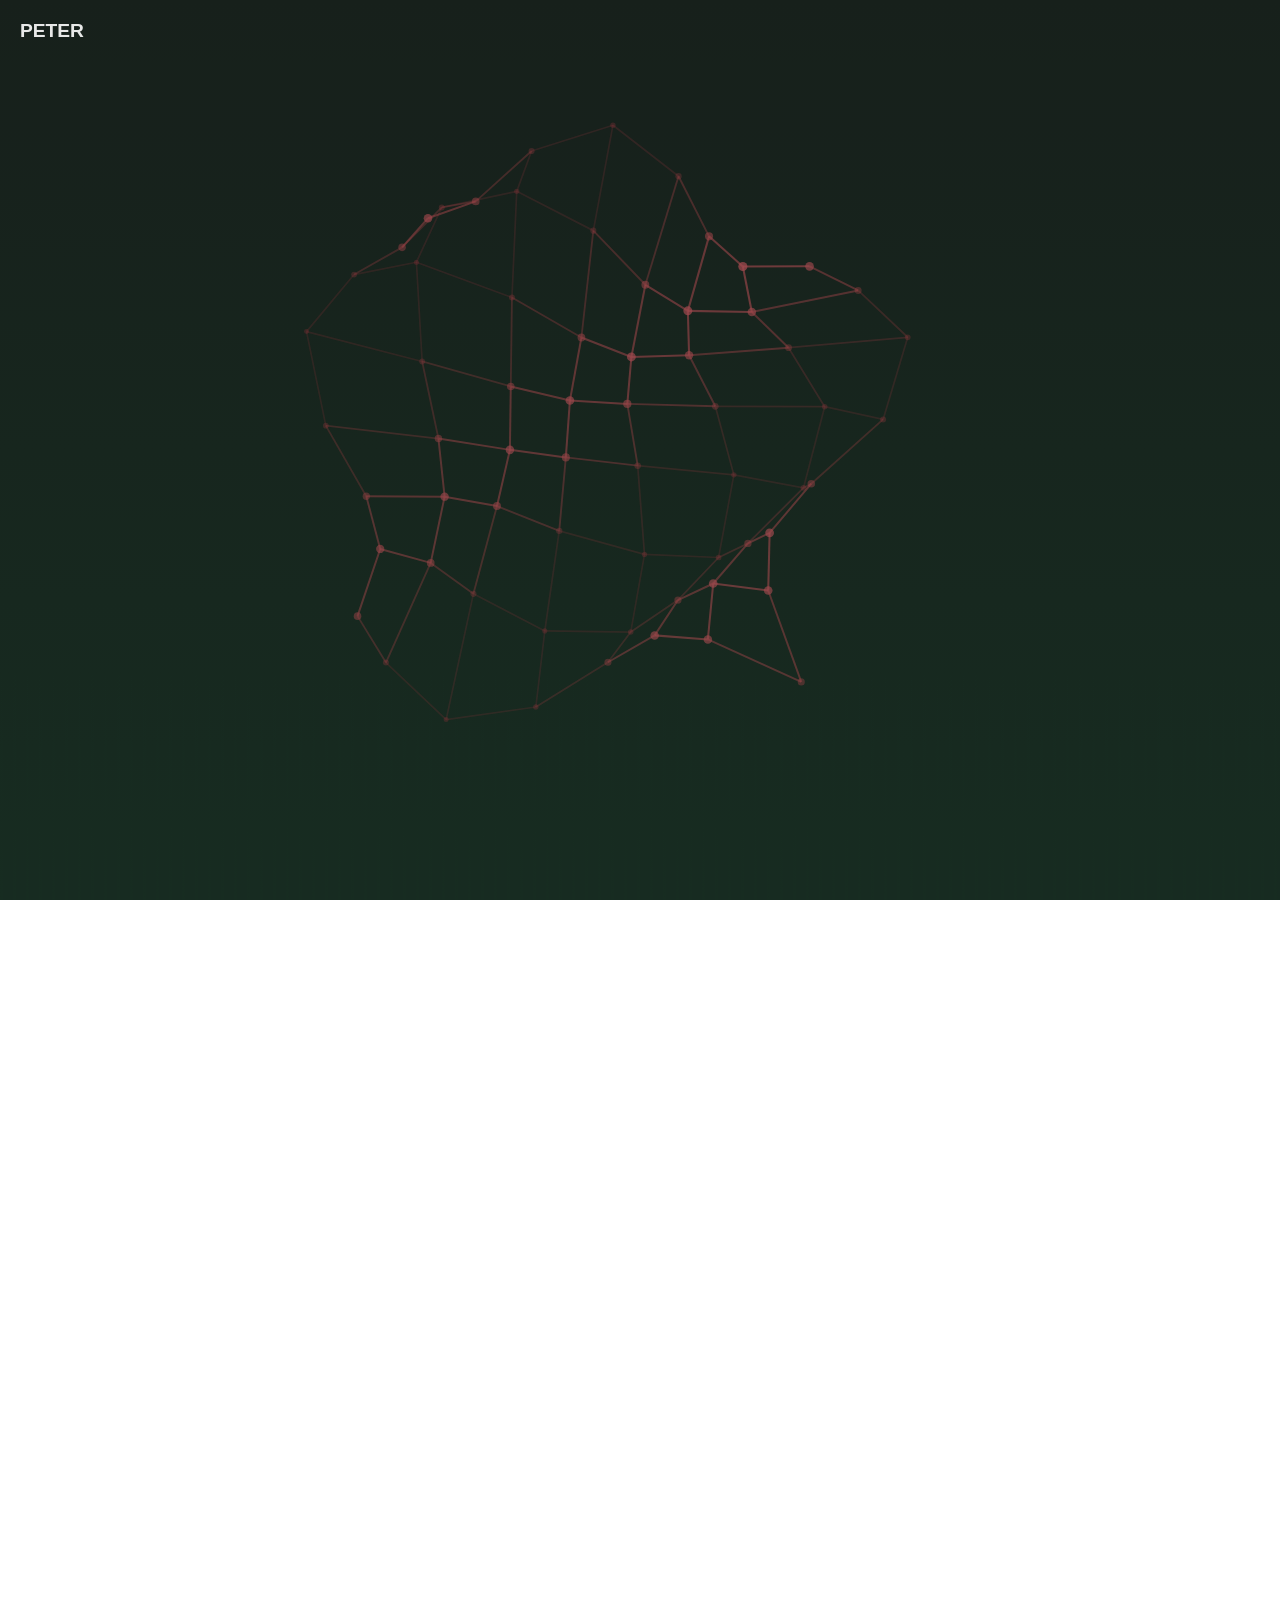
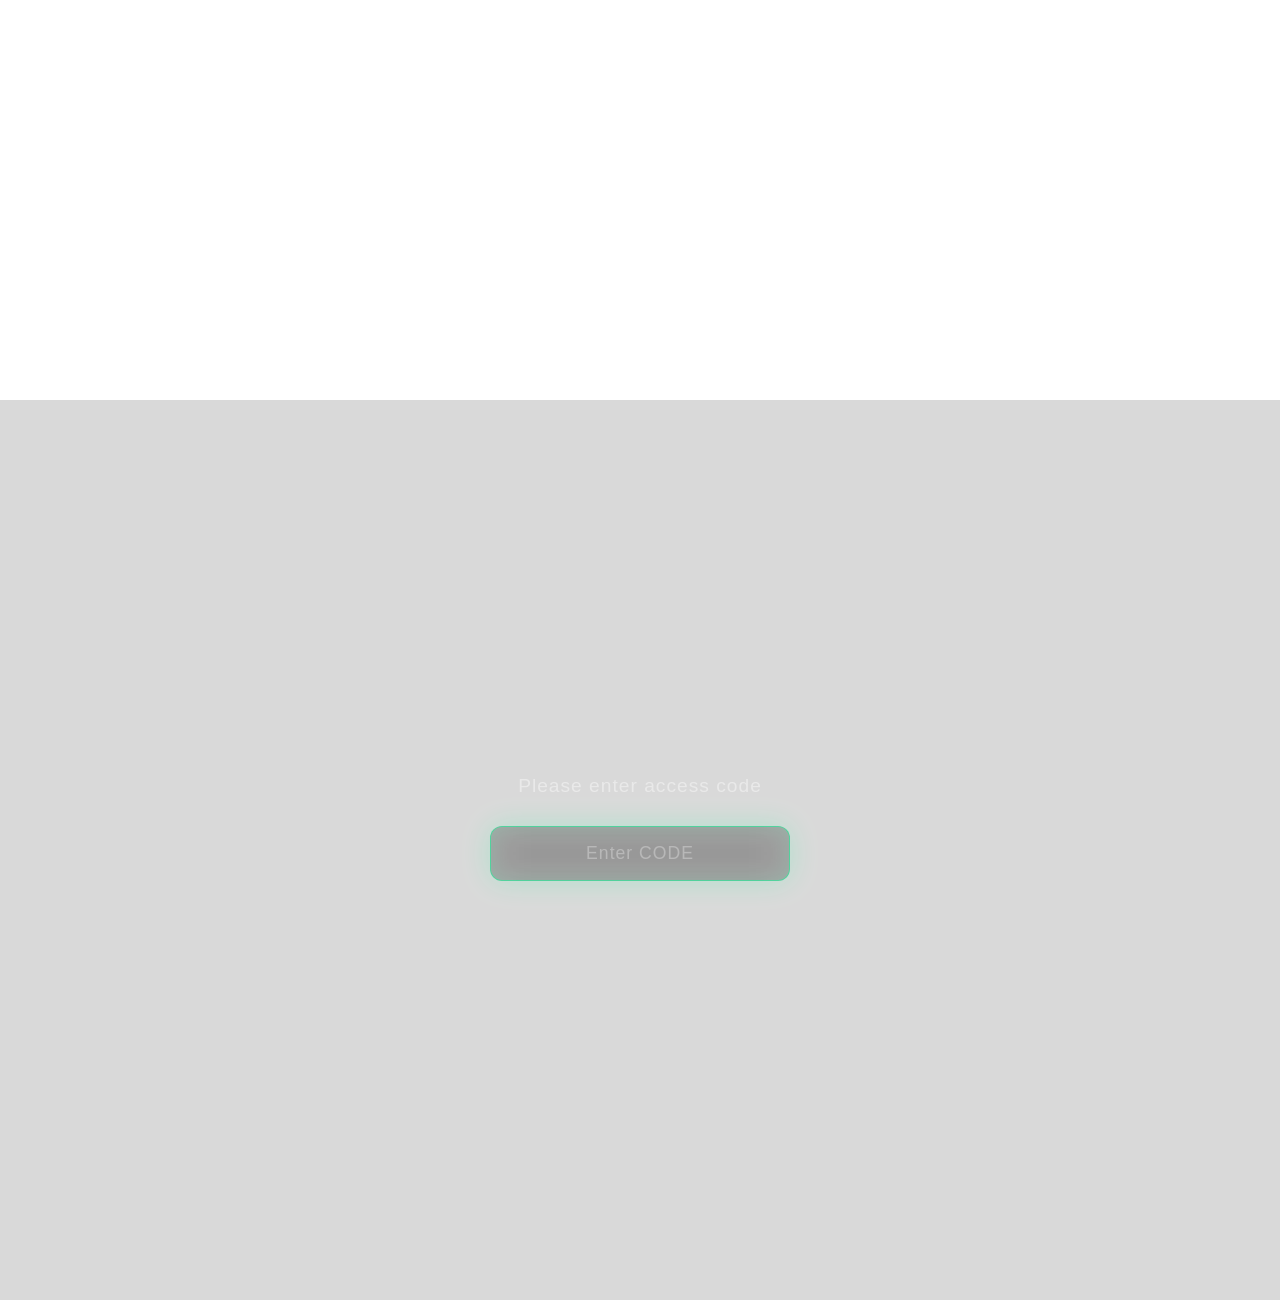
<file: src/index.html>
<!DOCTYPE html>
<html lang="zh-CN">
<head>
    <meta charset="UTF-8">
    <meta name="viewport" content="width=device-width, initial-scale=1.0, maximum-scale=1.0, user-scalable=no, shrink-to-fit=no">
    <title>Home</title>
    <style>
        * {
            margin: 0;
            padding: 0;
            box-sizing: border-box;
        }

        body, html {
            width: 100%;
            margin: 0;
            padding: 0;
            scroll-behavior: smooth;
            min-height: 500vh;
            font-family: -apple-system, BlinkMacSystemFont, 'Segoe UI', 'Helvetica Neue', Arial, sans-serif;
        }

        #backgroundCanvas {
            position: fixed;
            top: 0;
            left: 0;
            width: 100%;
            height: 100%;
            z-index: -1;
        }

        #lifeformCanvas2 {
            position: fixed;
            top: 50%;
            left: 50%;
            transform: translate(-50%, -50%);
            width: 1200px;
            height: 1200px;
            z-index: 1;
            pointer-events: none;
            transition: transform 0.5s ease-out, width 0.5s ease-out, height 0.5s ease-out;
            overflow: visible; /* 允许内容超出canvas边界 */
        }

        /* 情绪板块样式 */
        .emotion-section {
            position: relative;
            width: 100%;
            min-height: 100vh;
            display: flex;
            align-items: center;
            justify-content: center;
            padding: 80px 20px;
        }

        .emotion-section-content {
            max-width: 1200px;
            width: 100%;
            text-align: center;
            color: rgba(255, 255, 255, 0.8);
            transition: opacity 0.6s cubic-bezier(0.4, 0, 0.2, 1), 
                        transform 0.6s cubic-bezier(0.4, 0, 0.2, 1),
                        filter 0.6s cubic-bezier(0.4, 0, 0.2, 1);
            will-change: opacity, transform, filter;
        }

        .emotion-section-content.fade-out {
            opacity: 0;
            transform: translateY(30px) scale(0.96);
            filter: blur(10px);
            pointer-events: none;
        }

        .emotion-section-content.fade-in {
            opacity: 1;
            transform: translateY(0) scale(1);
            filter: blur(0);
        }

        .emotion-section h2 {
            font-size: 3rem;
            margin-bottom: 1rem;
            font-weight: 300;
            letter-spacing: 2px;
            cursor: pointer;
            transition: opacity 0.3s ease, transform 0.3s ease;
        }

        .emotion-section h2:hover {
            opacity: 0.8;
            transform: translateY(-2px);
        }

        .emotion-section p {
            font-size: 1.2rem;
            line-height: 1.8;
            opacity: 0.7;
        }

        /* 导航栏目样式 */
        .nav-items {
            display: flex;
            justify-content: center;
            align-items: center;
            gap: 2rem;
            margin: 1rem 0;
        }

        .nav-item {
            font-size: 1.2rem;
            color: rgba(255, 255, 255, 0.7);
            cursor: pointer;
            transition: all 0.3s cubic-bezier(0.4, 0, 0.2, 1);
            position: relative;
            padding: 0.5rem 1rem;
            border-radius: 8px;
            letter-spacing: 1px;
            text-decoration: none;
        }

        .nav-item:hover {
            color: rgba(255, 255, 255, 0.9);
            transform: translateY(-2px);
            text-shadow: none;
            text-decoration: none;
        }

        .nav-item:active {
            transform: translateY(0);
        }

        /* Web3风格的发光效果 */
        .nav-item::before {
            content: none;
        }

        /* Contact Intro */
        .contact-home-intro {
            text-align: center;
            max-width: 600px;
            margin: 1.5rem auto 2rem;
            line-height: 1.8;
            color: rgba(255, 255, 255, 0.85);
            white-space: pre-line;
            font-size: 1.1rem;
        }

        /* Contact Logos */
        .emotion-section[data-emotion="contact"] .contact-logos {
            display: grid;
            grid-template-columns: repeat(3, minmax(60px, 1fr));
            justify-items: center;
            align-items: center;
            gap: 1rem 2rem;
            margin: 1.25rem auto 0;
            max-width: 300px;
            justify-content: center;
        }

        .emotion-section[data-emotion="contact"] .contact-logo-link {
            padding: 0.45rem;
        }

        .emotion-section[data-emotion="contact"] .contact-logo {
            width: 29px;
            height: 29px;
        }

        @media (max-width: 640px) {
            .emotion-section[data-emotion="contact"] .contact-logos {
                grid-template-columns: repeat(3, minmax(60px, 1fr));
                max-width: 300px;
            }
        }

        @media (max-width: 420px) {
            .emotion-section[data-emotion="contact"] .contact-logos {
                grid-template-columns: repeat(2, minmax(60px, 1fr));
            }
        }

        .contact-email-note {
            margin-top: 1.5rem;
            text-align: center;
            font-size: 1rem;
            color: rgba(255, 255, 255, 0.8);
            display: flex;
            flex-direction: column;
            gap: 0.65rem;
        }

        .contact-email-note.hidden {
            display: none;
        }

        .contact-email-link {
            color: rgba(255, 255, 255, 0.95);
            font-weight: 500;
            letter-spacing: 0.05em;
            text-decoration: none;
            text-transform: lowercase;
        }

        .contact-email-link:hover,
        .contact-email-link:focus-visible {
            text-decoration: underline;
        }

        .copy-email-btn {
            align-self: center;
            padding: 0.45rem 1.15rem;
            border-radius: 999px;
            border: 1px solid rgba(255, 255, 255, 0.25);
            background: rgba(255, 255, 255, 0.08);
            color: rgba(255, 255, 255, 0.9);
            font-size: 0.95rem;
            letter-spacing: 0.05em;
            cursor: pointer;
            transition: background 0.3s ease, border-color 0.3s ease, color 0.3s ease;
        }

        .copy-email-btn:hover,
        .copy-email-btn:focus-visible {
            background: rgba(255, 255, 255, 0.18);
            border-color: rgba(255, 255, 255, 0.45);
            color: #ffffff;
        }

        .contact-email-modal {
            position: fixed;
            inset: 0;
            background: rgba(0, 0, 0, 0.65);
            backdrop-filter: blur(6px);
            display: none;
            align-items: center;
            justify-content: center;
            z-index: 9999;
            padding: 1.5rem;
        }

        .contact-email-modal.open {
            display: flex;
        }

        .contact-email-content {
            background: rgba(15, 15, 15, 0.85);
            border: 1px solid rgba(255, 255, 255, 0.15);
            border-radius: 16px;
            padding: 1.75rem;
            max-width: 380px;
            width: 100%;
            text-align: center;
            box-shadow: 0 25px 50px rgba(0, 0, 0, 0.4);
            display: flex;
            flex-direction: column;
            gap: 0.9rem;
        }

        .contact-email-content h3 {
            font-size: 1.2rem;
            letter-spacing: 0.15em;
            font-weight: 500;
            color: rgba(255, 255, 255, 0.92);
        }

        .contact-email-address {
            font-size: 1.05rem;
            font-weight: 500;
            letter-spacing: 0.08em;
            color: rgba(255, 255, 255, 0.95);
            word-break: break-word;
        }

        .modal-actions {
            display: flex;
            justify-content: center;
            gap: 0.75rem;
            flex-wrap: wrap;
        }

        .modal-action-btn {
            padding: 0.5rem 1.2rem;
            border-radius: 999px;
            border: 1px solid rgba(255, 255, 255, 0.25);
            background: rgba(255, 255, 255, 0.08);
            color: rgba(255, 255, 255, 0.92);
            font-size: 0.95rem;
            letter-spacing: 0.05em;
            cursor: pointer;
            transition: background 0.3s ease, border-color 0.3s ease, color 0.3s ease;
        }

        .modal-action-btn:hover,
        .modal-action-btn:focus-visible {
            background: rgba(255, 255, 255, 0.18);
            border-color: rgba(255, 255, 255, 0.45);
            color: #ffffff;
        }

        .modal-close-btn {
            align-self: center;
            margin-top: 0.5rem;
            padding: 0.3rem 0.9rem;
            background: none;
            border: none;
            color: rgba(255, 255, 255, 0.6);
            font-size: 0.85rem;
            cursor: pointer;
        }

        .modal-close-btn:hover,
        .modal-close-btn:focus-visible {
            color: rgba(255, 255, 255, 0.9);
        }

        .contact-logo-link {
            display: inline-flex;
            align-items: center;
            justify-content: center;
            padding: 0.35rem;
            border-radius: 12px;
            text-decoration: none;
            color: rgba(255, 255, 255, 0.82);
            opacity: 0.82;
            transition: color 0.3s ease, opacity 0.3s ease;
        }

        .contact-logo-link:hover,
        .contact-logo-link:focus-visible {
            color: rgba(255, 255, 255, 0.98);
            opacity: 1;
        }

        .contact-logo {
            width: 24px;
            height: 24px;
            display: block;
            fill: currentColor;
            stroke: none;
            opacity: 0.85;
            transition: opacity 0.3s ease;
        }

        .contact-logo * {
            fill: currentColor;
            stroke: none;
        }

        .contact-logo-link:hover .contact-logo,
        .contact-logo-link:focus-visible .contact-logo {
            opacity: 1;
        }

        /* 各板块特定样式 */
        .emotion-section[data-emotion="hero"],
        .emotion-section[data-emotion="work"],
        .emotion-section[data-emotion="about"],
        .emotion-section[data-emotion="contact"],
        .emotion-section[data-emotion="insight"] {
            background: transparent;
            position: relative;
        }

        /* CODE遮罩层样式 */
        .code-overlay {
            position: absolute;
            top: 0;
            left: 0;
            width: 100%;
            height: 100%;
            background: rgba(0, 0, 0, 0.15);
            backdrop-filter: blur(20px) saturate(180%);
            -webkit-backdrop-filter: blur(20px) saturate(180%);
            display: flex;
            align-items: center;
            justify-content: center;
            z-index: 100;
            transition: opacity 0.5s ease, visibility 0.5s ease;
        }

        .code-overlay.hidden {
            opacity: 0;
            visibility: hidden;
            pointer-events: none;
        }

        /* CODE输入界面样式 */
        .code-input-container {
            display: flex;
            flex-direction: column;
            align-items: center;
            gap: 1.5rem;
        }

        .code-prompt {
            font-size: 1rem;
            color: rgba(255, 255, 255, 0.6);
            margin: 0;
            letter-spacing: 1px;
        }

        .code-input {
            width: 300px;
            padding: 1rem 1.5rem;
            font-size: 1.1rem;
            color: rgba(255, 255, 255, 0.9);
            background: rgba(0, 0, 0, 0.2);
            border: 1px solid rgba(255, 255, 255, 0.2);
            border-radius: 12px;
            backdrop-filter: blur(20px) saturate(180%);
            -webkit-backdrop-filter: blur(20px) saturate(180%);
            box-shadow: 0 0 20px rgba(0, 255, 150, 0.1),
                        inset 0 0 20px rgba(0, 255, 150, 0.05);
            transition: all 0.3s cubic-bezier(0.4, 0, 0.2, 1);
            text-align: center;
            letter-spacing: 2px;
            outline: none;
        }

        .code-input::placeholder {
            color: rgba(255, 255, 255, 0.3);
            letter-spacing: 1px;
        }

        .code-input:focus {
            border-color: rgba(0, 255, 150, 0.5);
            box-shadow: 0 0 30px rgba(0, 255, 150, 0.2),
                        inset 0 0 20px rgba(0, 255, 150, 0.1);
            transform: translateY(-2px);
        }


        .code-error {
            font-size: 0.9rem;
            color: rgba(255, 100, 100, 0.8);
            margin: 0;
            min-height: 1.5rem;
            opacity: 0;
            transition: opacity 0.3s ease;
        }

        .code-error.show {
            opacity: 1;
        }

        .private-content {
            margin-top: 2rem;
            animation: fadeIn 0.5s ease-in;
        }

        @keyframes fadeIn {
            from {
                opacity: 0;
                transform: translateY(10px);
            }
            to {
                opacity: 1;
                transform: translateY(0);
            }
        }

        /* 生命进度玻璃效果进度条 */
        .life-progress-container {
            margin-top: 2rem;
            width: 100%;
            max-width: 600px;
            margin-left: auto;
            margin-right: auto;
        }

        .life-progress-bar {
            position: relative;
            width: 100%;
            height: 16px;
            background: rgba(0, 0, 0, 0.15);
            border-radius: 12px;
            overflow: hidden;
            backdrop-filter: blur(20px) saturate(180%);
            -webkit-backdrop-filter: blur(20px) saturate(180%);
            border: 1px solid rgba(255, 255, 255, 0.18);
            box-shadow: 0 0 20px rgba(0, 255, 150, 0.1),
                        inset 0 0 20px rgba(0, 255, 150, 0.05),
                        inset 0 1px 0 rgba(255, 255, 255, 0.1);
        }

        /* 磨砂纹理效果 */
        .life-progress-bar::before {
            content: '';
            position: absolute;
            top: 0;
            left: 0;
            width: 100%;
            height: 100%;
            background-image: 
                repeating-linear-gradient(0deg, 
                    rgba(255, 255, 255, 0.03) 0px, 
                    transparent 1px, 
                    transparent 2px, 
                    rgba(255, 255, 255, 0.03) 3px),
                repeating-linear-gradient(90deg, 
                    rgba(255, 255, 255, 0.03) 0px, 
                    transparent 1px, 
                    transparent 2px, 
                    rgba(255, 255, 255, 0.03) 3px);
            opacity: 0.4;
            pointer-events: none;
            z-index: 1;
        }

        .life-progress-fill {
            position: absolute;
            top: 0;
            left: 0;
            height: 100%;
            width: 0%;
            background: linear-gradient(90deg, 
                rgba(0, 255, 150, 0.6) 0%,
                rgba(0, 255, 150, 0.4) 50%,
                rgba(0, 255, 150, 0.2) 100%);
            border-radius: 12px;
            transition: width 2s cubic-bezier(0.4, 0, 0.2, 1);
            box-shadow: 0 0 15px rgba(0, 255, 150, 0.3),
                        inset 0 0 10px rgba(0, 255, 150, 0.2);
            backdrop-filter: blur(8px);
            -webkit-backdrop-filter: blur(8px);
            border: 1px solid rgba(255, 255, 255, 0.15);
            z-index: 2;
        }

        /* 填充部分的磨砂效果 */
        .life-progress-fill::before {
            content: '';
            position: absolute;
            top: 0;
            left: 0;
            width: 100%;
            height: 100%;
            background-image: 
                repeating-linear-gradient(0deg, 
                    rgba(255, 255, 255, 0.05) 0px, 
                    transparent 1px, 
                    transparent 2px, 
                    rgba(255, 255, 255, 0.05) 3px),
                repeating-linear-gradient(90deg, 
                    rgba(255, 255, 255, 0.05) 0px, 
                    transparent 1px, 
                    transparent 2px, 
                    rgba(255, 255, 255, 0.05) 3px);
            opacity: 0.5;
            pointer-events: none;
            border-radius: 12px;
        }

        .life-progress-remaining {
            position: absolute;
            top: 0;
            right: 0;
            height: 100%;
            background: linear-gradient(90deg,
                rgba(150, 150, 150, 0.1) 0%,
                rgba(100, 100, 100, 0.05) 100%);
            border-radius: 0 12px 12px 0;
            transition: width 2s cubic-bezier(0.4, 0, 0.2, 1);
            backdrop-filter: blur(8px);
            -webkit-backdrop-filter: blur(8px);
            z-index: 1;
        }

        /* 不同情绪版的颜色主题 */
        .emotion-section[data-emotion="hero"] .life-progress-fill {
            background: linear-gradient(90deg,
                rgba(0, 100, 200, 0.6) 0%,
                rgba(0, 150, 255, 0.4) 50%,
                rgba(100, 200, 255, 0.2) 100%);
            box-shadow: 0 0 15px rgba(0, 150, 255, 0.3),
                        inset 0 0 10px rgba(0, 150, 255, 0.2);
        }

        .emotion-section[data-emotion="work"] .life-progress-fill {
            background: linear-gradient(90deg,
                rgba(255, 120, 0, 0.6) 0%,
                rgba(255, 150, 30, 0.4) 50%,
                rgba(255, 180, 60, 0.2) 100%);
            box-shadow: 0 0 15px rgba(255, 150, 30, 0.3),
                        inset 0 0 10px rgba(255, 150, 30, 0.2);
        }

        .emotion-section[data-emotion="about"] .life-progress-fill {
            background: linear-gradient(90deg,
                rgba(255, 100, 150, 0.6) 0%,
                rgba(255, 130, 180, 0.4) 50%,
                rgba(255, 160, 200, 0.2) 100%);
            box-shadow: 0 0 15px rgba(255, 130, 180, 0.3),
                        inset 0 0 10px rgba(255, 130, 180, 0.2);
        }

        .emotion-section[data-emotion="contact"] .life-progress-fill {
            background: linear-gradient(90deg,
                rgba(0, 255, 150, 0.6) 0%,
                rgba(50, 255, 200, 0.4) 50%,
                rgba(100, 255, 220, 0.2) 100%);
            box-shadow: 0 0 15px rgba(0, 255, 150, 0.3),
                        inset 0 0 10px rgba(0, 255, 150, 0.2);
        }

        .emotion-section[data-emotion="insight"] .life-progress-fill {
            background: linear-gradient(90deg,
                rgba(150, 100, 200, 0.6) 0%,
                rgba(180, 130, 220, 0.4) 50%,
                rgba(200, 160, 240, 0.2) 100%);
            box-shadow: 0 0 15px rgba(180, 130, 220, 0.3),
                        inset 0 0 10px rgba(180, 130, 220, 0.2);
        }
    </style>
    <script src="js/languages.js"></script>
</head>
<body>
    <canvas id="backgroundCanvas"></canvas>
    <canvas id="lifeformCanvas2"></canvas>

    <!-- Language Switcher -->
    <div style="position: fixed; top: 20px; left: 20px; z-index: 1000;">
        <div class="dropdown" id="navBrand">
            <a href="#" class="nav-link" id="brandLink" style="color: rgba(255,255,255,0.9); text-decoration: none; font-weight: bold; font-size: 1.2rem; cursor: pointer;">PETER</a>
            <div class="dropdown-menu" id="languageMenu" style="position: absolute; top: 100%; left: 0; background: rgba(0,0,0,0.9); padding: 0.5rem; border-radius: 5px; min-width: 120px; margin-top: 0.5rem; opacity: 0; visibility: hidden; transform: translateY(-10px); transition: all 0.3s ease;">
                <a href="#" class="dropdown-item" data-lang="en" data-name="PETER" style="display: block; color: rgba(255,255,255,0.9); padding: 0.5rem; text-decoration: none; border-radius: 3px;">PETER</a>
                <a href="#" class="dropdown-item" data-lang="es" data-name="PEDRO" style="display: block; color: rgba(255,255,255,0.9); padding: 0.5rem; text-decoration: none; border-radius: 3px;">PEDRO</a>
                <a href="#" class="dropdown-item" data-lang="ar" data-name="بطرس" style="display: block; color: rgba(255,255,255,0.9); padding: 0.5rem; text-decoration: none; border-radius: 3px;">بطرس</a>
                <a href="#" class="dropdown-item" data-lang="zh" data-name="皮特" style="display: block; color: rgba(255,255,255,0.9); padding: 0.5rem; text-decoration: none; border-radius: 3px;">皮特</a>
            </div>
        </div>
    </div>

    <!-- 情绪板块结构 -->
    <section class="emotion-section" data-emotion="hero" id="section-hero">
        <div class="emotion-section-content">
            <h2 data-i18n="home.hero.introTitle">PETER LIN</h2>
            <div class="nav-items">
                <a class="nav-item" href="design.html" data-i18n="nav.designer">DESIGN</a>
                <a class="nav-item" href="backpacker.html" data-i18n="nav.backpacker">TRAVEL</a>
                <a class="nav-item" href="art.html" data-i18n="nav.art">ART</a>
            </div>
            <div class="life-progress-container">
                <div class="life-progress-bar">
                    <div class="life-progress-fill"></div>
                    <div class="life-progress-remaining"></div>
                </div>
            </div>
        </div>
    </section>

    <section class="emotion-section" data-emotion="work" id="section-work">
        <div class="emotion-section-content">
            <h2 data-i18n="homePage.sections.designerTitle" onclick="window.location.href='design.html'" style="cursor: pointer;">DESIGNER</h2>
            <p data-i18n="homePage.sections.designerSubtitle">Storytelling · Creative · Critical</p>
        </div>
    </section>

    <section class="emotion-section" data-emotion="about" id="section-about">
        <div class="emotion-section-content">
            <h2 data-i18n="homePage.sections.backpackerTitle" onclick="window.location.href='backpacker.html'" style="cursor: pointer;">BACKPACKER</h2>
            <p data-i18n="homePage.sections.backpackerSubtitle">Adventurous · Observant · Adaptive</p>
        </div>
    </section>

    <section class="emotion-section" data-emotion="contact" id="section-contact">
        <div class="emotion-section-content">
            <h2 data-i18n="nav.contact" onclick="window.location.href='contact.html'" style="cursor: pointer;">CONTACT</h2>
            <p class="contact-home-intro" data-i18n="contact.homeIntro">If you'd like to reach out, collaborate, or simply exchange ideas, I'm here.

Together, perhaps we can form a small island of meaning amid the noise.</p>
            <div class="contact-logos contact-logos--dark">
                <a class="contact-logo-link contact-email-trigger" href="#" aria-label="Email">
                    <svg class="contact-logo" viewBox="0 0 48 48" aria-hidden="true" focusable="false">
                        <path fill="currentColor" d="M6 14h36a2 2 0 0 1 2 2v16a2 2 0 0 1-2 2H6a2 2 0 0 1-2-2V16a2 2 0 0 1 2-2zm0 2v.4l18 11 18-11V16H6zm36 18V19.7L24 30 6 19.7V34h36z"/>
                    </svg>
                </a>
                <a class="contact-logo-link" href="https://www.instagram.com/" target="_blank" rel="noopener noreferrer" aria-label="Instagram">
                    <svg class="contact-logo" viewBox="0 0 48 48" width="24" height="24" aria-hidden="true" focusable="false">
                        <path fill="currentColor" fill-rule="evenodd" clip-rule="evenodd" d="M15 11c-3.3 0-6 2.7-6 6v14c0 3.3 2.7 6 6 6h18c3.3 0 6-2.7 6-6V17c0-3.3-2.7-6-6-6H15Zm0 3h18c1.7 0 3 1.3 3 3v14c0 1.7-1.3 3-3 3H15c-1.7 0-3-1.3-3-3V17c0-1.7 1.3-3 3-3Zm9 4.5a6.5 6.5 0 1 1 0 13 6.5 6.5 0 0 1 0-13Zm11.5-4.5a2 2 0 1 1-4 0 2 2 0 0 1 4 0Z"></path>
                </svg>
                </a>
                <a class="contact-logo-link" href="https://www.behance.net/pedrolam" target="_blank" rel="noopener noreferrer" aria-label="Behance">
                    <svg class="contact-logo" viewBox="0 0 48 48" width="24" height="24" aria-hidden="true" focusable="false">
                        <path fill="currentColor" d="M12 14h11.5c5 0 8.8 2.9 8.8 7.1 0 2.6-1.4 4.7-3.7 5.9 3.2 1 5.5 3.9 5.5 7.4 0 5.1-4.1 8.6-9.7 8.6H12V14Zm10.5 11.1c2 0 3.6-1.2 3.6-3s-1.6-3-3.6-3H16v6h6.5Zm1.3 12.8c2.3 0 4.1-1.5 4.1-3.6 0-2.1-1.8-3.5-4.1-3.5H16v7.1h7.8Z"></path>
                        <path fill="currentColor" d="M34 18h10v3.5H34z"></path>
                        <path fill="currentColor" d="M34 24h7.2c4.5 0 8.8 3.3 8.8 8.4S45.7 41 41.2 41H34V24Zm7.3 12c1.8 0 3.1-1.4 3.1-3.4s-1.3-3.4-3.1-3.4h-3.3v6.8h3.3Z"></path>
                </svg>
                </a>
                <a class="contact-logo-link" href="https://wechat.com" target="_blank" rel="noopener noreferrer" aria-label="WeChat">
                    <svg class="contact-logo" viewBox="0 0 48 48" width="24" height="24" aria-hidden="true" focusable="false">
                        <path fill="currentColor" fill-rule="evenodd" clip-rule="evenodd" d="M30 12c-7.5 0-13.5 4.8-13.5 10.8 0 3.2 1.7 6 4.5 8l-1.2 4.1 4.3-2.7c1.8.5 3.6.8 5.9.8 7.5 0 13.5-4.8 13.5-10.8S37.5 12 30 12ZM24 18.5a2 2 0 1 0 0 4 2 2 0 0 0 0-4Zm9 0a2 2 0 1 0 0 4 2 2 0 0 0 0-4Z"></path>
                        <path fill="currentColor" fill-rule="evenodd" clip-rule="evenodd" d="M17.7 26.8c-6.8 0-12.2 4.3-12.2 9.8 0 2.8 1.3 5.3 3.7 7.1l-.9 3.1 4.1-2.4c1.7.4 3.3.6 5 .6 6.8 0 12.2-4.3 12.2-9.8s-5.4-8.4-12.2-8.4ZM13.2 33.7a1.8 1.8 0 1 0 0 3.7 1.8 1.8 0 0 0 0-3.7Zm7 0a1.8 1.8 0 1 0 0 3.7 1.8 1.8 0 0 0 0-3.7Z"></path>
                    </svg>
                </a>
                <a class="contact-logo-link" href="https://github.com/CHAOQUNlin/Peter-lin" target="_blank" rel="noopener noreferrer" aria-label="GitHub">
                    <svg class="contact-logo" viewBox="0 0 48 48" width="24" height="24" aria-hidden="true" focusable="false">
                        <path fill="currentColor" fill-rule="evenodd" clip-rule="evenodd" d="M24 7c-8.8 0-16 7.3-16 16.2 0 7.2 4.6 13.3 10.9 15.5.8.2 1.1-.3 1.1-.8v-3.4c-3.7.8-4.5-1.8-4.5-1.8-.7-1.7-1.6-2.2-1.6-2.2-1.3-.9.1-.9.1-.9 1.5.1 2.4 1.6 2.4 1.6 1.3 2.3 3.4 1.6 4.2 1.2.1-.9.5-1.6.9-2-3.3-.4-6.7-1.7-6.7-7.2 0-1.6.5-2.9 1.5-3.9-.2-.4-.7-1.9.1-3.9 0 0 1.3-.4 4.2 1.6 1.2-.3 2.4-.4 3.6-.4s2.4.1 3.6.4c3-2 4.2-1.6 4.2-1.6.8 2 .3 3.5.1 3.9 1 .9 1.5 2.3 1.5 3.9 0 5.5-3.4 6.8-6.7 7.2.5.5.9 1.4.9 2.9v4.2c0 .5.3 1 1.1.8C35.4 36.5 40 30.4 40 23.2 40 14.3 32.8 7 24 7Z"></path>
                    </svg>
                </a>
                <a class="contact-logo-link" href="https://onlyfans.com/peterlin" target="_blank" rel="noopener noreferrer" aria-label="OnlyFans" data-haram="true">
                    <svg class="contact-logo" viewBox="0 0 48 48" width="24" height="24" aria-hidden="true" focusable="false">
                        <path fill="currentColor" fill-rule="evenodd" clip-rule="evenodd" d="M24 10c-7.7 0-14 6.3-14 14s6.3 14 14 14 14-6.3 14-14-6.3-14-14-14Zm0 4.2c5.4 0 9.8 4.6 9.8 10.3 0 .5 0 1-.1 1.5h4.5v4.4h-7.2c-1.8 2.5-4.6 4.1-7.4 4.1-5.4 0-9.8-4.6-9.8-10.3s4.4-10 9.8-10Zm-.2 6.8c-2.8 0-5 2.3-5 5.1s2.2 5.1 5 5.1 5-2.3 5-5.1-2.2-5.1-5-5.1Zm11.5-4.4-7.6 9.5h4.6c.3-.6.5-1.6.5-2.4 0-2.8-1-5.2-2.5-7.1Z"></path>
                    </svg>
                </a>
            </div>
        </div>
    </section>

    <section class="emotion-section" data-emotion="insight" id="section-insight">
        <div class="emotion-section-content">
            <h2 data-i18n="homePage.sections.insightTitle">Insight</h2>
            <!-- 私域内容 -->
            <div class="private-content" id="privateContent">
                <p data-i18n="homePage.sections.insightSubtitle">Deep · Reflective · Mysterious</p>
            </div>
        </div>
        <!-- CODE遮罩层（默认显示） -->
        <div class="code-overlay" id="codeOverlay">
            <div class="code-input-container">
                <p class="code-prompt" data-i18n="homePage.code.prompt">Please enter access code</p>
                <input type="text" class="code-input" id="codeInput" placeholder="Enter CODE" autocomplete="off" data-i18n-placeholder="homePage.code.placeholder">
                <p class="code-error" id="codeError"></p>
            </div>
        </div>
    </section>

    <div class="contact-email-modal" id="contactEmailModal">
        <div class="contact-email-content">
            <h3 data-i18n="homePage.modal.title">EMAIL CONTACT</h3>
            <p class="contact-email-address">boutros@myyahoo.com</p>
            <div class="modal-actions">
                <button class="modal-action-btn copy-email-btn" type="button" data-email="boutros@myyahoo.com" data-i18n="homePage.modal.copy">Copy Email</button>
                <button class="modal-action-btn modal-mail-btn" type="button" data-i18n="homePage.modal.openMail">Open Email App</button>
            </div>
            <button class="modal-close-btn" type="button" data-i18n="homePage.modal.close">Close</button>
        </div>
    </div>

    <script>
        window.addEventListener('load', () => {
            if ('scrollRestoration' in history) {
                history.scrollRestoration = 'manual';
            }
            window.scrollTo(0, 0);
        });
    </script>
    <script>
        function translate(key, fallback) {
            if (typeof LanguageManager !== 'undefined') {
                const value = LanguageManager.getTranslation(key);
                if (value) {
                    return value;
                }
            }
            return fallback;
        }

        // ========== 生命进度计算 ==========
        function calculateLifeProgress() {
            // 出生日期：1996年（2024-28=1996，28岁）
            const birthDate = new Date('1996-01-01');
            // 预期寿命（年）
            const lifeExpectancy = 85;
            
            const now = new Date();
            const ageInMs = now - birthDate;
            const ageInYears = ageInMs / (1000 * 60 * 60 * 24 * 365.25);
            const totalLifeInMs = lifeExpectancy * 365.25 * 24 * 60 * 60 * 1000;
            
            // 计算已活时间的百分比（28/85 ≈ 32.9%）
            const progressPercent = Math.min(100, Math.max(0, (ageInMs / totalLifeInMs) * 100));
            
            return {
                progress: progressPercent,
                age: ageInYears,
                remaining: 100 - progressPercent
            };
        }

        // 初始化生命进度条
        function initLifeProgressBars() {
            const lifeData = calculateLifeProgress();
            const progressBars = document.querySelectorAll('.life-progress-fill');
            const remainingBars = document.querySelectorAll('.life-progress-remaining');
            
            progressBars.forEach(bar => {
                // 初始宽度为0
                bar.style.width = '0%';
                // 使用requestAnimationFrame确保初始状态已渲染
                requestAnimationFrame(() => {
                    // 触发过渡动画，从0%到实际进度
                    bar.style.width = `${lifeData.progress}%`;
                });
            });
            
            remainingBars.forEach(bar => {
                // 初始宽度为100%（剩余部分）
                bar.style.width = '100%';
                // 延迟设置剩余部分，等填充动画完成
                setTimeout(() => {
                    bar.style.width = `${lifeData.remaining}%`;
                }, 50);
            });
        }

        // 占位函数（保留以防其他模块引用）
        function initNavItems() {}

        function initEmailModal() {
            const emailTrigger = document.querySelector('.contact-email-trigger');
            const emailModal = document.getElementById('contactEmailModal');
            const copyButton = document.querySelector('.copy-email-btn');
            const closeButton = document.querySelector('.modal-close-btn');
            const mailButton = document.querySelector('.modal-mail-btn');
            const emailAddress = copyButton?.dataset.email || 'boutros@myyahoo.com';

            if (!emailTrigger || !emailModal || !copyButton) {
                return;
            }

            const openModal = () => {
                emailModal.classList.add('open');
            };

            const closeModal = () => {
                emailModal.classList.remove('open');
            };

            emailTrigger.addEventListener('click', (event) => {
                event.preventDefault();
                openModal();
            });

            copyButton.addEventListener('click', () => {
                if (navigator.clipboard && window.isSecureContext) {
                    navigator.clipboard.writeText(emailAddress)
                        .then(() => indicateCopySuccess(copyButton))
                        .catch(() => fallbackCopy(emailAddress, copyButton));
                } else {
                    fallbackCopy(emailAddress, copyButton);
                }
            });

            mailButton?.addEventListener('click', () => {
                window.location.href = `mailto:${emailAddress}`;
            });

            closeButton?.addEventListener('click', closeModal);
            emailModal.addEventListener('click', (event) => {
                if (event.target === emailModal) {
                    closeModal();
                }
            });

            document.addEventListener('keydown', (event) => {
                if (event.key === 'Escape' && emailModal.classList.contains('open')) {
                    closeModal();
                }
            });
        }

        function fallbackCopy(emailAddress, button) {
            const textarea = document.createElement('textarea');
            textarea.value = emailAddress;
            textarea.style.position = 'fixed';
            textarea.style.opacity = '0';
            document.body.appendChild(textarea);
            textarea.select();
            try {
                document.execCommand('copy');
                indicateCopySuccess(button);
            } catch (err) {
                alert(`请手动复制：${emailAddress}`);
            } finally {
                document.body.removeChild(textarea);
            }
        }

        function indicateCopySuccess(button) {
            const originalText = button.textContent;
            button.textContent = '已复制';
            button.disabled = true;
            setTimeout(() => {
                button.textContent = originalText;
                button.disabled = false;
            }, 1600);
        }

        // ========== 私域入口CODE验证 ==========
        const PRIVATE_CODE = 'INSIGHT2024'; // CODE值（用户可修改）

        // 检查CODE访问权限
        function checkCodeAccess() {
            const hasAccess = localStorage.getItem('insight_access') === 'granted';
            return hasAccess;
        }

        // 验证CODE
        function verifyCode() {
            const codeInput = document.getElementById('codeInput');
            const codeError = document.getElementById('codeError');
            const codeOverlay = document.getElementById('codeOverlay');
            
            const inputCode = codeInput.value.trim();
            
            if (inputCode === PRIVATE_CODE) {
                // 验证成功
                localStorage.setItem('insight_access', 'granted');
                hideCodeOverlay();
                codeError.textContent = '';
                codeError.classList.remove('show');
            } else {
                // 验证失败
                codeError.textContent = 'CODE错误，请重试';
                codeError.classList.add('show');
                codeInput.value = '';
                codeInput.focus();
                
                // 3秒后隐藏错误提示
                setTimeout(() => {
                    codeError.classList.remove('show');
                }, 3000);
            }
        }

        // 隐藏遮罩层
        function hideCodeOverlay() {
            const codeOverlay = document.getElementById('codeOverlay');
            if (codeOverlay) {
                codeOverlay.classList.add('hidden');
            }
        }

        // 显示遮罩层
        function showCodeOverlay() {
            const codeOverlay = document.getElementById('codeOverlay');
            if (codeOverlay) {
                codeOverlay.classList.remove('hidden');
            }
        }

        // 初始化CODE验证系统
        function initCodeVerification() {
            // 检查是否已有访问权限
            if (checkCodeAccess()) {
                hideCodeOverlay();
            } else {
                // 显示遮罩层和输入界面
                const codeInput = document.getElementById('codeInput');
                
                // 添加回车键提交
                codeInput.addEventListener('keypress', function(e) {
                    if (e.key === 'Enter') {
                        verifyCode();
                    }
                });
                
                // 添加失焦自动验证
                codeInput.addEventListener('blur', function() {
                    if (this.value.trim() !== '') {
                        verifyCode();
                    }
                });
                
                // 聚焦输入框
                codeInput.focus();
            }
        }

        // ========== 5种核心情绪状态定义 ==========
        const emotionStates = {
            hero: {
                name: 'hero',
                rotationSpeed: 0.003,
                intensity: 0.9,
                motionSpeed: 0.5,
                motionType: 'radial',
                connectionLifetime: 1.0,
                connectionThickness: 1.5,
                colorBase: { r: 0, g: 15, b: 8 },
                colorAccent: { r: 0, g: 30, b: 15 },
                colorGradient: {
                    start: { r: 0, g: 10, b: 5 },
                    mid: { r: 0, g: 20, b: 10 },
                    end: { r: 0, g: 30, b: 15 }
                },
                lifeformColorGradient: {
                    start: { r: 120, g: 0, b: 100 },  // 深紫色
                    mid: { r: 150, g: 30, b: 120 },   // 暗紫色
                    end: { r: 180, g: 50, b: 150 }    // 暖紫色
                },
                shape: 'cube',
                gridSize: 6,
                radius: 300, // 超过屏幕作为背景，暗示无边界
                position: { x: 50, y: 50 }, // 中心位置，让生命体向四周延伸
                opacity: 0.80, // 生命体透明度：中等偏深
                bgOpacity: 0.95 // 背景透明度：较深
            },
            work: {
                name: 'work',
                rotationSpeed: 0.012,
                intensity: 1.3,
                motionSpeed: 1.8,
                motionType: 'random',
                connectionLifetime: 0.4,
                connectionThickness: 1.2,
                colorBase: { r: 0, g: 12, b: 6 },
                colorAccent: { r: 0, g: 25, b: 12 },
                colorGradient: {
                    start: { r: 0, g: 10, b: 5 },
                    mid: { r: 0, g: 18, b: 9 },
                    end: { r: 0, g: 25, b: 12 }
                },
                lifeformColorGradient: {
                    start: { r: 200, g: 80, b: 0 },   // 暗橙色
                    mid: { r: 230, g: 100, b: 20 },   // 橙红色
                    end: { r: 255, g: 120, b: 30 }    // 亮橙色
                },
                shape: 'torus',
                gridSize: 10,
                radius: 120,
                position: { x: 45, y: 50 }, // 中间偏左一点
                opacity: 0.75, // 生命体透明度：中等
                bgOpacity: 0.90 // 背景透明度：中等
            },
            about: {
                name: 'about',
                rotationSpeed: 0.002,
                intensity: 0.85,
                motionSpeed: 0.4,
                motionType: 'organic',
                connectionLifetime: 2.5,
                connectionThickness: 1.8,
                colorBase: { r: 0, g: 18, b: 9 },
                colorAccent: { r: 0, g: 28, b: 14 },
                colorGradient: {
                    start: { r: 0, g: 12, b: 6 },
                    mid: { r: 0, g: 20, b: 10 },
                    end: { r: 0, g: 28, b: 14 }
                },
                lifeformColorGradient: {
                    start: { r: 150, g: 0, b: 20 },   // 深红色
                    mid: { r: 180, g: 20, b: 40 },    // 暗红色
                    end: { r: 200, g: 30, b: 50 }     // 亮红色
                },
                shape: 'sphere',
                gridSize: 8,
                radius: 100,
                position: { x: 30, y: 50 }, // 偏左位置
                opacity: 0.85, // 生命体透明度：较深
                bgOpacity: 0.92 // 背景透明度：中等偏深
            },
            contact: {
                name: 'contact',
                rotationSpeed: 0.008,
                intensity: 1.1,
                motionSpeed: 1.2,
                motionType: 'convergent',
                connectionLifetime: 0.6,
                connectionThickness: 1.4,
                colorBase: { r: 0, g: 30, b: 15 },
                colorAccent: { r: 0, g: 45, b: 22 },
                colorGradient: {
                    start: { r: 0, g: 0, b: 0 },   // 全黑
                    mid: { r: 0, g: 0, b: 0 },     // 全黑
                    end: { r: 0, g: 0, b: 0 }       // 全黑
                },
                lifeformColorGradient: {
                    start: { r: 0, g: 150, b: 200 },  // 暗青色
                    mid: { r: 30, g: 170, b: 220 },   // 青蓝色
                    end: { r: 50, g: 200, b: 255 }    // 亮青色
                },
                shape: 'cluster',
                gridSize: 12,
                radius: 80,
                position: { x: 55, y: 50 }, // 移到稍微中心一点
                opacity: 0.70, // 生命体透明度：较浅
                bgOpacity: 1.0 // 背景透明度：完全不透明，确保全黑
            },
            insight: {
                name: 'insight',
                rotationSpeed: 0.001,
                intensity: 0.75,
                motionSpeed: 0.25,
                motionType: 'grid',
                connectionLifetime: 3.0,
                connectionThickness: 2.0,
                colorBase: { r: 0, g: 35, b: 18 },
                colorAccent: { r: 0, g: 50, b: 25 },
                colorGradient: {
                    // 从 Contact 的 endColor 开始，逐渐关灯变黑
                    start: { r: 0, g: 15, b: 8 },    // Contact 的 endColor
                    mid:   { r: 0, g: 8,  b: 4 },    // 过渡变暗
                    end:   { r: 0, g: 2,  b: 1 }     // 深黑
                },
                lifeformColorGradient: {
                    start: { r: 200, g: 150, b: 0 },  // 暗金黄色
                    mid: { r: 230, g: 180, b: 30 },   // 金黄色
                    end: { r: 255, g: 200, b: 50 }    // 亮黄色
                },
                shape: 'cube',
                gridSize: 5,
                radius: 110,
                position: { x: 50, y: 40 },
                opacity: 0.65, // 生命体透明度：最浅
                bgOpacity: 0.80 // 背景透明度：最浅
            }
        };

        // ========== 背景Canvas ==========
        const canvas = document.getElementById('backgroundCanvas');
        const ctx = canvas.getContext('2d');
        
        // 当前背景颜色状态
        let currentBgState = {
            colorGradient: emotionStates.hero.colorGradient,
            bgOpacity: emotionStates.hero.bgOpacity || 0.95
        };
        let targetBgState = emotionStates.hero;

        function resizeCanvas() {
            canvas.width = window.innerWidth;
            canvas.height = window.innerHeight;
            drawGradient();
        }

        function drawGradient() {
            if (!canvas || !ctx) return;
            
            const width = canvas.width;
            const height = canvas.height;
            
            if (width === 0 || height === 0) return;
            
            // 平滑过渡到目标颜色状态
            currentBgState = interpolateColorState(currentBgState, targetBgState, 0.05);
            
            // 使用当前板块的颜色动线创建渐变
            const gradient = ctx.createLinearGradient(0, 0, 0, height);
            
            // 颜色动线：从起点颜色到终点颜色
            const startColor = currentBgState.colorGradient.start;
            const midColor = currentBgState.colorGradient.mid;
            const endColor = currentBgState.colorGradient.end;
            
            // 创建三色渐变（起点 → 中点 → 终点）
            gradient.addColorStop(0, `rgb(${Math.floor(startColor.r)}, ${Math.floor(startColor.g)}, ${Math.floor(startColor.b)})`);
            gradient.addColorStop(0.5, `rgb(${Math.floor(midColor.r)}, ${Math.floor(midColor.g)}, ${Math.floor(midColor.b)})`);
            gradient.addColorStop(1, `rgb(${Math.floor(endColor.r)}, ${Math.floor(endColor.g)}, ${Math.floor(endColor.b)})`);

            // 应用背景透明度
            const bgOpacity = currentBgState.bgOpacity !== undefined ? currentBgState.bgOpacity : 0.95;
            canvas.style.opacity = bgOpacity;

            ctx.fillStyle = gradient;
            ctx.fillRect(0, 0, width, height);
            
            // 只在最后一个情绪（insight）显示底部未来感竖排ribbed效果
            if (targetBgState.name === 'insight' || currentBgState.name === 'insight') {
                drawRibbedEffect(ctx, width, height, endColor);
            }
        }
        
        // 绘制底部ribbed效果
        function drawRibbedEffect(ctx, width, height, baseColor) {
            // Ribbed区域：底部25%高度
            const ribbedHeight = height * 0.25;
            const ribbedTop = height - ribbedHeight;
            
            // 条纹参数
            const stripeWidth = 3; // 条纹宽度
            const stripeSpacing = 10; // 条纹间距
            const totalStripeWidth = stripeWidth + stripeSpacing;
            const stripeCount = Math.ceil(width / totalStripeWidth);
            
            // 基于背景色，稍微提亮（增加5-10%）
            const brightenFactor = 1.08;
            const ribbedColor = {
                r: Math.min(255, Math.floor(baseColor.r * brightenFactor)),
                g: Math.min(255, Math.floor(baseColor.g * brightenFactor)),
                b: Math.min(255, Math.floor(baseColor.b * brightenFactor))
            };
            
            // 保存上下文状态
            ctx.save();
            
            // 设置裁剪区域（只在底部ribbed区域绘制）
            ctx.beginPath();
            ctx.rect(0, ribbedTop, width, ribbedHeight);
            ctx.clip();
            
            // 绘制每条竖条纹
            for (let i = 0; i < stripeCount; i++) {
                const x = i * totalStripeWidth;
                
                // 创建垂直方向的渐变（从顶部到底部逐渐显现 + 水平方向的发光效果）
                // 使用径向渐变创建更自然的发光效果
                const centerX = x + stripeWidth / 2;
                
                // 垂直渐变：从顶部透明到底部显现
                const verticalGradient = ctx.createLinearGradient(centerX, ribbedTop, centerX, height);
                const topOpacity = 0;
                const midOpacity = 0.25; // 更低调的中间透明度
                const bottomOpacity = 0.5; // 更低调的底部透明度
                
                verticalGradient.addColorStop(0, `rgba(${ribbedColor.r}, ${ribbedColor.g}, ${ribbedColor.b}, ${topOpacity})`);
                verticalGradient.addColorStop(0.4, `rgba(${ribbedColor.r}, ${ribbedColor.g}, ${ribbedColor.b}, ${midOpacity * 0.6})`);
                verticalGradient.addColorStop(0.7, `rgba(${ribbedColor.r}, ${ribbedColor.g}, ${ribbedColor.b}, ${midOpacity})`);
                verticalGradient.addColorStop(1, `rgba(${ribbedColor.r}, ${ribbedColor.g}, ${ribbedColor.b}, ${bottomOpacity})`);
                
                // 绘制主条纹
                ctx.fillStyle = verticalGradient;
                ctx.fillRect(x, ribbedTop, stripeWidth, ribbedHeight);
                
                // 添加微妙的中心发光效果（水平方向）
                const glowGradient = ctx.createLinearGradient(x, ribbedTop, x + stripeWidth, ribbedTop);
                const glowIntensity = 0.08; // 非常微妙的发光
                glowGradient.addColorStop(0, `rgba(${ribbedColor.r}, ${ribbedColor.g}, ${ribbedColor.b}, 0)`);
                glowGradient.addColorStop(0.5, `rgba(${ribbedColor.r}, ${ribbedColor.g}, ${ribbedColor.b}, ${glowIntensity})`);
                glowGradient.addColorStop(1, `rgba(${ribbedColor.r}, ${ribbedColor.g}, ${ribbedColor.b}, 0)`);
                
                ctx.fillStyle = glowGradient;
                ctx.fillRect(x, ribbedTop, stripeWidth, ribbedHeight);
            }
            
            // 恢复上下文状态
            ctx.restore();
        }
        
        // 背景动画循环
        function animateBackground() {
            drawGradient();
            requestAnimationFrame(animateBackground);
        }

        // 颜色状态插值函数
        function interpolateColorState(current, target, factor) {
            const currentBgOpacity = current.bgOpacity !== undefined ? current.bgOpacity : 0.95;
            const targetBgOpacity = target.bgOpacity !== undefined ? target.bgOpacity : 0.95;
            return {
                colorGradient: {
                    start: {
                        r: current.colorGradient.start.r + (target.colorGradient.start.r - current.colorGradient.start.r) * factor,
                        g: current.colorGradient.start.g + (target.colorGradient.start.g - current.colorGradient.start.g) * factor,
                        b: current.colorGradient.start.b + (target.colorGradient.start.b - current.colorGradient.start.b) * factor
                    },
                    mid: {
                        r: current.colorGradient.mid.r + (target.colorGradient.mid.r - current.colorGradient.mid.r) * factor,
                        g: current.colorGradient.mid.g + (target.colorGradient.mid.g - current.colorGradient.mid.g) * factor,
                        b: current.colorGradient.mid.b + (target.colorGradient.mid.b - current.colorGradient.mid.b) * factor
                    },
                    end: {
                        r: current.colorGradient.end.r + (target.colorGradient.end.r - current.colorGradient.end.r) * factor,
                        g: current.colorGradient.end.g + (target.colorGradient.end.g - current.colorGradient.end.g) * factor,
                        b: current.colorGradient.end.b + (target.colorGradient.end.b - current.colorGradient.end.b) * factor
                    }
                },
                bgOpacity: currentBgOpacity + (targetBgOpacity - currentBgOpacity) * factor
            };
        }

        // 等待DOM加载完成后再初始化
        function init() {
            if (!canvas || !ctx) {
                console.error('Canvas not found');
                return;
            }
            
            resizeCanvas();
            animateBackground();
        }

        // DOM加载完成后初始化
        if (document.readyState === 'loading') {
            document.addEventListener('DOMContentLoaded', init);
        } else {
            init();
        }

        // 窗口大小改变时重新绘制
        window.addEventListener('resize', resizeCanvas);

        // ========== 线性化3D生命体效果 ==========
        
        // 3D点类
        class Point3D {
            constructor(x, y, z) {
                this.x = x;
                this.y = y;
                this.z = z;
                this.originalX = x; // 保存原始位置
                this.originalY = y;
                this.originalZ = z;
                this.baseX = x;
                this.baseY = y;
                this.baseZ = z;
                this.phase = Math.random() * Math.PI * 2;
                this.randomPhase = Math.random() * Math.PI * 2;
                this.radialPhase = Math.atan2(y, x);
            }

            // 3D旋转
            rotate(angleX, angleY, angleZ) {
                let x = this.baseX;
                let y = this.baseY;
                let z = this.baseZ;

                // 绕X轴旋转
                let y1 = y * Math.cos(angleX) - z * Math.sin(angleX);
                let z1 = y * Math.sin(angleX) + z * Math.cos(angleX);
                y = y1;
                z = z1;

                // 绕Y轴旋转
                let x1 = x * Math.cos(angleY) + z * Math.sin(angleY);
                z = -x * Math.sin(angleY) + z * Math.cos(angleY);
                x = x1;

                // 绕Z轴旋转
                x1 = x * Math.cos(angleZ) - y * Math.sin(angleZ);
                y = x * Math.sin(angleZ) + y * Math.cos(angleZ);
                x = x1;

                this.x = x;
                this.y = y;
                this.z = z;
            }

            // 透视投影到2D
            project(centerX, centerY, cameraZ = 500) {
                const scale = cameraZ / (cameraZ + this.z);
                return {
                    x: centerX + this.x * scale,
                    y: centerY + this.y * scale,
                    scale: scale,
                    z: this.z
                };
            }
        }

        // 生命体类
        class Lifeform {
            constructor(canvasId, rotationOffset = 0) {
                this.canvas = document.getElementById(canvasId);
                this.ctx = this.canvas.getContext('2d');
                this.canvas.width = 1200;
                this.canvas.height = 1200;
                
                this.centerX = this.canvas.width / 2;
                this.centerY = this.canvas.height / 2;
                this.rotationX = 0;
                this.rotationY = 0;
                this.rotationZ = rotationOffset;
                this.rotationSpeedZ = 0.005;
                this.rotationSpeedX = 0.002;
                this.rotationSpeedY = 0.003;
                this.targetRotationSpeedZ = 0.005;
                this.intensity = 0.8;
                this.targetIntensity = 0.8;
                
                // 当前情绪状态
                this.currentState = emotionStates.hero;
                this.targetState = emotionStates.hero;
                
                // 位置和形体
                this.targetPosition = { x: 50, y: 50 };
                this.currentPosition = { x: 50, y: 50 };
                this.targetGridSize = 8;
                this.currentGridSize = 8;
                this.targetRadius = 100;
                this.currentRadius = 100;
                this.lastShape = 'sphere';
                
                // 透明度
                this.currentOpacity = 0.85;
                this.targetOpacity = 0.85;
                
                // 连接系统
                this.connectionLifetimes = new Map();
                this.connectionTimers = new Map();
                
                this.gridSize = 8;
                this.points = [];
                this.connections = [];
                
                this.initPoints();
                this.initConnections();
            }

            initPoints() {
                const shape = this.currentState.shape || 'sphere';
                const radius = this.currentRadius;
                
                for (let i = 0; i <= this.gridSize; i++) {
                    for (let j = 0; j <= this.gridSize; j++) {
                        let x, y, z;
                        
                        switch (shape) {
                            case 'sphere':
                                const u = (i / this.gridSize) * Math.PI * 2;
                                const v = (j / this.gridSize) * Math.PI;
                                const r = radius + Math.sin(i * 0.5) * 20;
                                x = Math.sin(v) * Math.cos(u) * r;
                                y = Math.sin(v) * Math.sin(u) * r;
                                z = Math.cos(v) * r;
                                break;
                                
                            case 'torus':
                                const u_t = (i / this.gridSize) * Math.PI * 2;
                                const v_t = (j / this.gridSize) * Math.PI * 2;
                                const majorRadius = radius;
                                const minorRadius = radius * 0.4;
                                x = (majorRadius + minorRadius * Math.cos(v_t)) * Math.cos(u_t);
                                y = (majorRadius + minorRadius * Math.cos(v_t)) * Math.sin(u_t);
                                z = minorRadius * Math.sin(v_t);
                                break;
                                
                            case 'organic':
                                const u_o = (i / this.gridSize) * Math.PI * 2;
                                const v_o = (j / this.gridSize) * Math.PI;
                                const r_o = radius * (0.8 + Math.sin(u_o * 2) * 0.2 + Math.cos(v_o * 3) * 0.2);
                                x = Math.sin(v_o) * Math.cos(u_o) * r_o;
                                y = Math.sin(v_o) * Math.sin(u_o) * r_o;
                                z = Math.cos(v_o) * r_o;
                                break;
                                
                            case 'cluster':
                                const u_c = (i / this.gridSize) * Math.PI * 2;
                                const v_c = (j / this.gridSize) * Math.PI;
                                const seed = (i * 17 + j * 23) % 100 / 100;
                                const clusterRadius = radius * (0.6 + seed * 0.4);
                                x = Math.sin(v_c) * Math.cos(u_c) * clusterRadius;
                                y = Math.sin(v_c) * Math.sin(u_c) * clusterRadius;
                                z = Math.cos(v_c) * clusterRadius;
                                break;
                                
                            case 'cube':
                                const u_cube = (i / this.gridSize) * 2 - 1;
                                const v_cube = (j / this.gridSize) * 2 - 1;
                                const w_cube = Math.sin(i + j) * 0.5;
                                x = u_cube * radius;
                                y = v_cube * radius;
                                z = w_cube * radius;
                                break;
                                
                            default:
                                const u_d = (i / this.gridSize) * Math.PI * 2;
                                const v_d = (j / this.gridSize) * Math.PI;
                                const r_d = radius;
                                x = Math.sin(v_d) * Math.cos(u_d) * r_d;
                                y = Math.sin(v_d) * Math.sin(u_d) * r_d;
                                z = Math.cos(v_d) * r_d;
                        }
                        
                        this.points.push(new Point3D(x, y, z));
                    }
                }
            }
            
            updateCanvasPosition() {
                // 根据当前位置更新canvas的CSS transform
                const x = this.currentPosition.x;
                const y = this.currentPosition.y;
                this.canvas.style.left = `${x}%`;
                this.canvas.style.top = `${y}%`;
                this.canvas.style.transform = `translate(-50%, -50%)`;
            }

            initConnections() {
                // 创建连接关系（线性网络）
                for (let i = 0; i <= this.gridSize; i++) {
                    for (let j = 0; j <= this.gridSize; j++) {
                        const idx = i * (this.gridSize + 1) + j;
                        
                        // 水平连接
                        if (j < this.gridSize) {
                            this.connections.push([idx, idx + 1]);
                        }
                        // 垂直连接
                        if (i < this.gridSize) {
                            this.connections.push([idx, idx + (this.gridSize + 1)]);
                        }
                    }
                }
            }

            animate() {
                // 平滑过渡到目标状态
                this.currentState = this.interpolateState(this.currentState, this.targetState, 0.05);
                this.rotationSpeedZ += (this.targetState.rotationSpeed - this.rotationSpeedZ) * 0.05;
                this.intensity += (this.targetState.intensity - this.intensity) * 0.05;
                
                // 平滑过渡位置和形体
                this.currentPosition.x += (this.targetPosition.x - this.currentPosition.x) * 0.05;
                this.currentPosition.y += (this.targetPosition.y - this.currentPosition.y) * 0.05;
                this.currentGridSize += (this.targetGridSize - this.currentGridSize) * 0.05;
                this.currentRadius += (this.targetRadius - this.currentRadius) * 0.05;
                this.currentOpacity += (this.targetOpacity - this.currentOpacity) * 0.05;
                
                // 应用透明度到canvas
                this.canvas.style.opacity = this.currentOpacity;
                
                // 更新canvas位置
                this.updateCanvasPosition();
                
                // 如果网格大小或形状变化，重新生成点
                const newGridSize = Math.round(this.currentGridSize);
                const currentShape = this.currentState.shape || 'sphere';
                const lastShape = this.lastShape || 'sphere';
                
                if (newGridSize !== this.gridSize || currentShape !== lastShape) {
                    this.gridSize = newGridSize;
                    this.lastShape = currentShape;
                    this.points = [];
                    this.connections = [];
                    this.initPoints();
                    this.initConnections();
                }
                
                // 自动旋转
                this.rotationZ += this.rotationSpeedZ * this.currentState.motionSpeed;
                this.rotationX += this.rotationSpeedX * this.currentState.motionSpeed;
                this.rotationY += this.rotationSpeedY * this.currentState.motionSpeed;

                // 清空画布 - 完全透明，让生命体直接与情绪背景融合
                const fadeSpeed = this.currentState.motionSpeed > 1 ? 0.15 : 0.08;
                this.ctx.clearRect(0, 0, this.canvas.width, this.canvas.height);
                
                // 使用destination-out创建拖尾淡出效果（不会遮挡背景）
                this.ctx.globalCompositeOperation = 'destination-out';
                this.ctx.fillStyle = `rgba(0, 0, 0, ${fadeSpeed})`;
                this.ctx.fillRect(0, 0, this.canvas.width, this.canvas.height);
                this.ctx.globalCompositeOperation = 'source-over';

                const time = Date.now() * 0.001;
                
                // 更新并投影所有点（根据状态改变运动模式）
                const projectedPoints = [];
                this.points.forEach((point, index) => {
                    this.updatePointMotion(point, time, index);
                    point.rotate(this.rotationX, this.rotationY, this.rotationZ);
                    const proj = point.project(this.centerX, this.centerY);
                    projectedPoints.push(proj);
                });

                // 动态管理连接（根据状态）
                this.updateConnections(time);

                // 按Z深度排序（用于正确的渲染顺序）
                const activeConnections = this.getActiveConnections();
                const sortedConnections = activeConnections.map((conn) => {
                    const p1 = projectedPoints[conn[0]];
                    const p2 = projectedPoints[conn[1]];
                    const avgZ = (p1.z + p2.z) / 2;
                    return { conn, avgZ };
                }).sort((a, b) => b.avgZ - a.avgZ);

                // 使用当前强度
                const intensity = this.intensity;

                // 绘制连接线（根据状态改变样式）
                sortedConnections.forEach(({ conn }) => {
                    // Contact状态：只绘制30%的连接线（减少70%）
                    if (this.currentState.name === 'contact') {
                        // 使用稳定的过滤方式，确保只绘制约30%的连接
                        const connectionHash = (conn[0] + conn[1]) % 10;
                        if (connectionHash >= 3) {
                            return; // 跳过70%的连接
                        }
                    }
                    
                    const p1 = projectedPoints[conn[0]];
                    const p2 = projectedPoints[conn[1]];

                    const depth1 = (p1.z + 200) / 400;
                    const depth2 = (p2.z + 200) / 400;
                    const avgDepth = (depth1 + depth2) / 2;
                    let opacity = Math.max(0.3, Math.min(0.9, avgDepth)) * intensity * 0.8;

                    this.ctx.beginPath();
                    
                    // 检测是否为About状态（Backpacker），使用参数化曲线和消散效果
                    if (this.currentState.name === 'about') {
                        // About状态：使用参数化曲线（有理化参数形态）
                        const midX = (p1.x + p2.x) / 2;
                        const midY = (p1.y + p2.y) / 2;
                        this.drawParametricCurve(this.ctx, p1.x, p1.y, p2.x, p2.y, time, this.centerX, this.centerY);
                        
                        // 消散链接效果：根据距离中心的距离计算透明度，从中心到边缘逐渐淡出
                        const distToCenter = Math.sqrt((midX - this.centerX) ** 2 + (midY - this.centerY) ** 2);
                        const maxDist = Math.sqrt(this.canvas.width ** 2 + this.canvas.height ** 2) / 2;
                        const fadeFactor = Math.max(0, 1 - (distToCenter / maxDist) * 1.5); // 边缘完全消散
                        opacity = opacity * fadeFactor * 0.8; // 整体降低透明度，增强消散效果
                    }
                    // 检测是否为Contact状态，使用波浪线
                    else if (this.currentState.name === 'contact') {
                        // Contact状态：使用波浪线（温柔如水）
                        const amplitude = 7; // 中等波浪幅度
                        const frequency = 2.5; // 波浪频率
                        this.drawWavyLine(this.ctx, p1.x, p1.y, p2.x, p2.y, time, amplitude, frequency);
                    } else {
                        // 其他状态：使用直线
                        this.ctx.moveTo(p1.x, p1.y);
                        this.ctx.lineTo(p2.x, p2.y);
                    }
                    
                    // 根据状态改变颜色和线宽
                    const color = this.getStateColor(avgDepth);
                    this.ctx.strokeStyle = `rgba(${color.r}, ${color.g}, ${color.b}, ${opacity})`;
                    this.ctx.lineWidth = this.currentState.connectionThickness * (1 + avgDepth * 0.5);
                    this.ctx.stroke();
                });

                // 绘制节点
                projectedPoints.forEach((proj, index) => {
                    const depth = (proj.z + 200) / 400;
                    const opacity = Math.max(0.4, Math.min(0.9, depth)) * intensity * 0.85;
                    const size = 2 + depth * 3;
                    const color = this.getStateColor(depth, true);

                    // Backpacker（about）状态：添加闪光效果
                    if (this.currentState.name === 'about') {
                        // 为每个点创建独立的闪光相位
                        const flashPhase = (index * 0.1) + (time * 2);
                        // 闪光强度：0.5-1.0之间波动
                        const flashIntensity = 0.5 + (Math.sin(flashPhase) * 0.5);
                        // 闪光大小：基础大小 + 闪光扩展
                        const flashSize = size * (1 + flashIntensity * 0.3);
                        
                        // 绘制外层闪光光晕
                        const glowGradient = this.ctx.createRadialGradient(
                            proj.x, proj.y, 0,
                            proj.x, proj.y, flashSize * 2
                        );
                        glowGradient.addColorStop(0, `rgba(${color.r}, ${color.g}, ${color.b}, ${opacity * flashIntensity * 0.6})`);
                        glowGradient.addColorStop(0.5, `rgba(${color.r}, ${color.g}, ${color.b}, ${opacity * flashIntensity * 0.3})`);
                        glowGradient.addColorStop(1, `rgba(${color.r}, ${color.g}, ${color.b}, 0)`);
                        
                        this.ctx.beginPath();
                        this.ctx.arc(proj.x, proj.y, flashSize * 2, 0, Math.PI * 2);
                        this.ctx.fillStyle = glowGradient;
                        this.ctx.fill();
                        
                        // 绘制核心节点（更亮）
                        this.ctx.beginPath();
                        this.ctx.arc(proj.x, proj.y, size, 0, Math.PI * 2);
                        this.ctx.fillStyle = `rgba(${color.r}, ${color.g}, ${color.b}, ${opacity * flashIntensity})`;
                        this.ctx.fill();
                        
                        
                    } else {
                        // 其他状态：正常绘制
                        this.ctx.beginPath();
                        this.ctx.arc(proj.x, proj.y, size, 0, Math.PI * 2);
                        this.ctx.fillStyle = `rgba(${color.r}, ${color.g}, ${color.b}, ${opacity})`;
                        this.ctx.fill();
                    }
                });

                requestAnimationFrame(() => this.animate());
            }

            // 状态插值
            interpolateState(current, target, factor) {
                const interpolated = {
                    name: target.name,
                    rotationSpeed: current.rotationSpeed + (target.rotationSpeed - current.rotationSpeed) * factor,
                    intensity: current.intensity + (target.intensity - current.intensity) * factor,
                    motionSpeed: current.motionSpeed + (target.motionSpeed - current.motionSpeed) * factor,
                    motionType: target.motionType,
                    connectionLifetime: current.connectionLifetime + (target.connectionLifetime - current.connectionLifetime) * factor,
                    connectionThickness: current.connectionThickness + (target.connectionThickness - current.connectionThickness) * factor,
                    shape: target.shape || current.shape,
                    gridSize: (current.gridSize || 8) + ((target.gridSize || 8) - (current.gridSize || 8)) * factor,
                    radius: (current.radius || 100) + ((target.radius || 100) - (current.radius || 100)) * factor,
                    position: {
                        x: (current.position?.x || 50) + ((target.position?.x || 50) - (current.position?.x || 50)) * factor,
                        y: (current.position?.y || 50) + ((target.position?.y || 50) - (current.position?.y || 50)) * factor
                    },
                    opacity: (current.opacity || 0.85) + ((target.opacity || 0.85) - (current.opacity || 0.85)) * factor,
                    colorBase: {
                        r: current.colorBase.r + (target.colorBase.r - current.colorBase.r) * factor,
                        g: current.colorBase.g + (target.colorBase.g - current.colorBase.g) * factor,
                        b: current.colorBase.b + (target.colorBase.b - current.colorBase.b) * factor
                    },
                    colorAccent: {
                        r: current.colorAccent.r + (target.colorAccent.r - current.colorAccent.r) * factor,
                        g: current.colorAccent.g + (target.colorAccent.g - current.colorAccent.g) * factor,
                        b: current.colorAccent.b + (target.colorAccent.b - current.colorAccent.b) * factor
                    }
                };
                
                // 插值颜色动线
                if (current.colorGradient && target.colorGradient) {
                    interpolated.colorGradient = {
                        start: {
                            r: current.colorGradient.start.r + (target.colorGradient.start.r - current.colorGradient.start.r) * factor,
                            g: current.colorGradient.start.g + (target.colorGradient.start.g - current.colorGradient.start.g) * factor,
                            b: current.colorGradient.start.b + (target.colorGradient.start.b - current.colorGradient.start.b) * factor
                        },
                        mid: {
                            r: current.colorGradient.mid.r + (target.colorGradient.mid.r - current.colorGradient.mid.r) * factor,
                            g: current.colorGradient.mid.g + (target.colorGradient.mid.g - current.colorGradient.mid.g) * factor,
                            b: current.colorGradient.mid.b + (target.colorGradient.mid.b - current.colorGradient.mid.b) * factor
                        },
                        end: {
                            r: current.colorGradient.end.r + (target.colorGradient.end.r - current.colorGradient.end.r) * factor,
                            g: current.colorGradient.end.g + (target.colorGradient.end.g - current.colorGradient.end.g) * factor,
                            b: current.colorGradient.end.b + (target.colorGradient.end.b - current.colorGradient.end.b) * factor
                        }
                    };
                } else if (target.colorGradient) {
                    interpolated.colorGradient = target.colorGradient;
                }
                
                // 插值生命体对比色
                if (current.lifeformColorGradient && target.lifeformColorGradient) {
                    interpolated.lifeformColorGradient = {
                        start: {
                            r: current.lifeformColorGradient.start.r + (target.lifeformColorGradient.start.r - current.lifeformColorGradient.start.r) * factor,
                            g: current.lifeformColorGradient.start.g + (target.lifeformColorGradient.start.g - current.lifeformColorGradient.start.g) * factor,
                            b: current.lifeformColorGradient.start.b + (target.lifeformColorGradient.start.b - current.lifeformColorGradient.start.b) * factor
                        },
                        mid: {
                            r: current.lifeformColorGradient.mid.r + (target.lifeformColorGradient.mid.r - current.lifeformColorGradient.mid.r) * factor,
                            g: current.lifeformColorGradient.mid.g + (target.lifeformColorGradient.mid.g - current.lifeformColorGradient.mid.g) * factor,
                            b: current.lifeformColorGradient.mid.b + (target.lifeformColorGradient.mid.b - current.lifeformColorGradient.mid.b) * factor
                        },
                        end: {
                            r: current.lifeformColorGradient.end.r + (target.lifeformColorGradient.end.r - current.lifeformColorGradient.end.r) * factor,
                            g: current.lifeformColorGradient.end.g + (target.lifeformColorGradient.end.g - current.lifeformColorGradient.end.g) * factor,
                            b: current.lifeformColorGradient.end.b + (target.lifeformColorGradient.end.b - current.lifeformColorGradient.end.b) * factor
                        }
                    };
                } else if (target.lifeformColorGradient) {
                    interpolated.lifeformColorGradient = target.lifeformColorGradient;
                }
                
                return interpolated;
            }

            // 根据状态更新点的运动
            updatePointMotion(point, time, index) {
                const state = this.currentState;
                const speed = state.motionSpeed * 0.01;

                // 重置到原始位置
                point.baseX = point.originalX;
                point.baseY = point.originalY;
                point.baseZ = point.originalZ;

                let offsetX = 0, offsetY = 0, offsetZ = 0;

                switch (state.motionType) {
                    case 'radial': // 径向流动（英雄状态）
                        point.phase += speed * 0.5;
                        const radialWave = Math.sin(point.radialPhase + time * 0.5) * 3;
                        offsetX = point.originalX * radialWave * 0.01;
                        offsetY = point.originalY * radialWave * 0.01;
                        break;

                    case 'random': // 快速随机（做市状态）
                        point.randomPhase += speed * 2;
                        point.phase += speed * 1.5;
                        offsetX = Math.sin(point.randomPhase) * 8;
                        offsetY = Math.cos(point.randomPhase * 1.3) * 8;
                        break;

                    case 'organic': // 有机弯曲（见解状态）
                        point.phase += speed * 0.3;
                        const organicWave = Math.sin(point.phase + time * 0.3) * 5;
                        offsetX = Math.cos(point.phase) * organicWave;
                        offsetY = Math.sin(point.phase) * organicWave;
                        break;

                    case 'grid': // 网格结构（关于我们状态）
                        point.phase += speed * 0.2;
                        const gridWave = Math.sin(point.phase) * 2;
                        offsetX = gridWave;
                        offsetY = gridWave;
                        break;

                    case 'convergent': // 汇聚（职业状态）
                        point.phase += speed * 0.8;
                        const convergentForce = Math.sin(point.phase + time) * 4;
                        const toCenterX = -point.originalX * 0.1;
                        const toCenterY = -point.originalY * 0.1;
                        offsetX = toCenterX + Math.cos(point.phase) * convergentForce;
                        offsetY = toCenterY + Math.sin(point.phase) * convergentForce;
                        break;

                    default:
                        point.phase += speed;
                        const wave = Math.sin(point.phase + time) * 5;
                        offsetX = wave;
                        offsetY = wave;
                }

                // 应用偏移量
                point.baseX += offsetX;
                point.baseY += offsetY;
                point.baseZ += offsetZ;
            }

            // 更新连接系统（动态建立/消失）
            updateConnections(time) {
                this.connections.forEach((conn) => {
                    const key = `${conn[0]}-${conn[1]}`;
                    
                    if (!this.connectionTimers.has(key)) {
                        this.connectionTimers.set(key, time);
                        this.connectionLifetimes.set(key, this.currentState.connectionLifetime);
                    }

                    const lifetime = this.connectionLifetimes.get(key);
                    const elapsed = time - this.connectionTimers.get(key);

                    // 如果连接超过生命周期，重置
                    if (elapsed > lifetime) {
                        this.connectionTimers.set(key, time);
                        this.connectionLifetimes.set(key, this.currentState.connectionLifetime * (0.8 + Math.random() * 0.4));
                    }
                });
            }

            // 获取活跃连接
            getActiveConnections() {
                const time = Date.now() * 0.001;
                return this.connections.filter((conn) => {
                    const key = `${conn[0]}-${conn[1]}`;
                    if (!this.connectionTimers.has(key)) return true;
                    
                    const lifetime = this.connectionLifetimes.get(key);
                    const elapsed = time - this.connectionTimers.get(key);
                    const phase = (elapsed % lifetime) / lifetime;
                    
                    // 根据状态决定连接可见性
                    if (this.currentState.connectionLifetime < 1) {
                        // 快速闪烁（做市状态）
                        return phase < 0.7;
                    } else {
                        // 持续可见
                        return true;
                    }
                });
            }

            // 获取状态颜色
            getStateColor(depth, isNode = false) {
                // 优先使用生命体对比色，如果没有则使用背景色
                const gradient = this.currentState.lifeformColorGradient || this.currentState.colorGradient;
                
                if (!gradient) {
                    const base = this.currentState.colorBase;
                    const accent = this.currentState.colorAccent;
                    const mix = depth * 0.5;
                    return {
                        r: Math.floor(base.r + (accent.r - base.r) * mix),
                        g: Math.floor(base.g + (accent.g - base.g) * mix),
                        b: Math.floor(base.b + (accent.b - base.b) * mix)
                    };
                }
                
                let color;
                if (depth < 0.5) {
                    const t = depth * 2;
                    color = {
                        r: gradient.start.r + (gradient.mid.r - gradient.start.r) * t,
                        g: gradient.start.g + (gradient.mid.g - gradient.start.g) * t,
                        b: gradient.start.b + (gradient.mid.b - gradient.start.b) * t
                    };
                } else {
                    const t = (depth - 0.5) * 2;
                    color = {
                        r: gradient.mid.r + (gradient.end.r - gradient.mid.r) * t,
                        g: gradient.mid.g + (gradient.end.g - gradient.mid.g) * t,
                        b: gradient.mid.b + (gradient.end.b - gradient.mid.b) * t
                    };
                }
                
                if (isNode && depth > 0.6) {
                    const nodeBrightness = (depth - 0.6) / 0.4;
                    color = {
                        r: color.r + (gradient.end.r - color.r) * nodeBrightness * 0.5,
                        g: color.g + (gradient.end.g - color.g) * nodeBrightness * 0.5,
                        b: color.b + (gradient.end.b - color.b) * nodeBrightness * 0.5
                    };
                }
                
                return {
                    r: Math.floor(color.r),
                    g: Math.floor(color.g),
                    b: Math.floor(color.b)
                };
            }

            // 绘制波浪线（用于Contact状态）
            drawWavyLine(ctx, x1, y1, x2, y2, time, amplitude = 8, frequency = 2.5) {
                const dx = x2 - x1;
                const dy = y2 - y1;
                const distance = Math.sqrt(dx * dx + dy * dy);
                
                // 如果距离太短，直接绘制直线
                if (distance < 10) {
                    ctx.moveTo(x1, y1);
                    ctx.lineTo(x2, y2);
                    return;
                }
                
                // 计算垂直于连接线的方向（用于波浪偏移）
                const perpX = -dy / distance;
                const perpY = dx / distance;
                
                // 根据距离自适应调整波浪参数
                const waveCount = Math.max(2, Math.min(4, Math.floor(distance / 50)));
                const segments = Math.max(20, Math.floor(distance / 3));
                
                ctx.moveTo(x1, y1);
                
                // 使用正弦波生成波浪路径
                for (let i = 1; i <= segments; i++) {
                    const t = i / segments;
                    const x = x1 + dx * t;
                    const y = y1 + dy * t;
                    
                    // 计算波浪偏移（动态流动效果）
                    const wavePhase = (t * waveCount * Math.PI * 2) + (time * 2);
                    const waveOffset = Math.sin(wavePhase) * amplitude;
                    
                    // 应用垂直于连接线的偏移
                    const waveX = x + perpX * waveOffset;
                    const waveY = y + perpY * waveOffset;
                    
                    ctx.lineTo(waveX, waveY);
                }
            }

            // 绘制参数化曲线（用于Backpacker状态 - 有理化参数形态）
            drawParametricCurve(ctx, x1, y1, x2, y2, time, centerX, centerY) {
                const dx = x2 - x1;
                const dy = y2 - y1;
                const distance = Math.sqrt(dx * dx + dy * dy);
                
                // 如果距离太短，直接绘制直线
                if (distance < 10) {
                    ctx.moveTo(x1, y1);
                    ctx.lineTo(x2, y2);
                    return;
                }
                
                // 计算中点
                const midX = (x1 + x2) / 2;
                const midY = (y1 + y2) / 2;
                
                // 计算到中心的距离，用于控制曲线弯曲程度
                const distToCenter = Math.sqrt((midX - centerX) ** 2 + (midY - centerY) ** 2);
                const curveIntensity = Math.min(1, distToCenter / 200); // 距离中心越远，曲线越明显
                
                // 计算垂直于连接线的方向
                const perpX = -dy / distance;
                const perpY = dx / distance;
                
                // 使用时间变量创建动态曲线效果
                const timeOffset = Math.sin(time * 0.5 + distToCenter * 0.01) * 0.3;
                const controlOffset = (15 + timeOffset * 5) * curveIntensity;
                
                // 控制点位置（使用二次贝塞尔曲线）
                const controlX = midX + perpX * controlOffset;
                const controlY = midY + perpY * controlOffset;
                
                // 使用二次贝塞尔曲线绘制
                ctx.moveTo(x1, y1);
                ctx.quadraticCurveTo(controlX, controlY, x2, y2);
            }
        }

        // 页面加载完成后初始化
        if (document.readyState === 'loading') {
            document.addEventListener('DOMContentLoaded', () => {
            initLifeProgressBars();
            initNavItems();
            initCodeVerification();
            initEmailModal();
            });
        } else {
        initLifeProgressBars();
        initNavItems();
        initCodeVerification();
        initEmailModal();
        }

        // 滚动响应管理器
        class ScrollReactor {
            constructor() {
                this.currentSection = 'top';
                this.isReacting = false;
                this.setupScrollListener();
                // 初始化第一个section为可见
                setTimeout(() => {
                    const firstSection = document.querySelector('.emotion-section[data-emotion="hero"]');
                    if (firstSection) {
                        const content = firstSection.querySelector('.emotion-section-content');
                        if (content) {
                            content.classList.add('fade-in');
                        }
                    }
                }, 100);
            }

            setupScrollListener() {
                let ticking = false;
                window.addEventListener('scroll', () => {
                    if (!ticking) {
                        window.requestAnimationFrame(() => {
                            this.handleScroll();
                            ticking = false;
                        });
                        ticking = true;
                    }
                });
            }

            handleScroll() {
                const scrollY = window.scrollY;
                const windowHeight = window.innerHeight;
                const viewportCenter = scrollY + windowHeight / 2;
                
                const sections = document.querySelectorAll('.emotion-section[data-emotion]');
                let activeEmotion = 'hero';
                let activeSection = null;
                
                sections.forEach(section => {
                    const rect = section.getBoundingClientRect();
                    const sectionTop = scrollY + rect.top;
                    const sectionBottom = sectionTop + rect.height;
                    
                    if (viewportCenter >= sectionTop && viewportCenter <= sectionBottom) {
                        activeEmotion = section.getAttribute('data-emotion');
                        activeSection = section;
                    }
                });

                const firstSection = sections[0];
                if (firstSection) {
                    const firstSectionTop = firstSection.getBoundingClientRect().top + scrollY;
                    if (viewportCenter < firstSectionTop) {
                        activeEmotion = 'hero';
                        activeSection = firstSection;
                    }
                }

                // 根据滚动位置动态调整生命体位置
                if (activeSection && lifeform2) {
                    const rect = activeSection.getBoundingClientRect();
                    const sectionTop = scrollY + rect.top;
                    const sectionHeight = rect.height;
                    const relativePosition = (viewportCenter - sectionTop) / sectionHeight;
                    
                    // 在板块内的相对位置（0-1），影响生命体的垂直位置
                    const basePosition = emotionStates[activeEmotion]?.position || { x: 50, y: 50 };
                    const dynamicY = basePosition.y + (relativePosition - 0.5) * 20; // 在基础位置上±10%
                    
                    lifeform2.targetPosition = {
                        x: basePosition.x,
                        y: Math.max(20, Math.min(80, dynamicY)) // 限制在20%-80%之间
                    };
                }

                if (activeEmotion !== this.currentSection && !this.isReacting) {
                    this.onScrollEnter(activeEmotion);
                }
            }

            // 对滚动做出像生物般的反应
            onScrollEnter(emotionState) {
                this.isReacting = true;
                const previousEmotion = this.currentSection;
                this.currentSection = emotionState;

                // 获取所有sections
                const allSections = document.querySelectorAll('.emotion-section[data-emotion]');
                
                allSections.forEach(section => {
                    const content = section.querySelector('.emotion-section-content');
                    if (content) {
                        const sectionEmotion = section.getAttribute('data-emotion');
                        
                        if (sectionEmotion === emotionState) {
                            // 当前section：先重置，然后淡入
                            content.classList.remove('fade-out', 'fade-in');
                            // 强制重排以触发动画
                            void content.offsetWidth;
                            content.classList.add('fade-in');
                        } else {
                            // 其他section：淡出
                            content.classList.remove('fade-in');
                            content.classList.add('fade-out');
                        }
                    }
                });

                setTimeout(() => {
                    if (lifeform2 && emotionStates[emotionState]) {
                        lifeform2.evolveTo(emotionStates[emotionState]);
                    }
                    if (emotionStates[emotionState]) {
                        targetBgState = emotionStates[emotionState];
                    }
                    this.isReacting = false;
                }, 300);
            }
        }

        // 创建生命体
        const lifeform2 = new Lifeform('lifeformCanvas2', Math.PI);
        lifeform2.currentState = emotionStates.hero;
        lifeform2.targetState = emotionStates.hero;
        
        // 初始化位置和形体
        if (emotionStates.hero.position) {
            lifeform2.targetPosition = emotionStates.hero.position;
            lifeform2.currentPosition = { ...emotionStates.hero.position };
        }
        if (emotionStates.hero.gridSize) {
            lifeform2.targetGridSize = emotionStates.hero.gridSize;
            lifeform2.currentGridSize = emotionStates.hero.gridSize;
        }
        if (emotionStates.hero.radius) {
            lifeform2.targetRadius = emotionStates.hero.radius;
            lifeform2.currentRadius = emotionStates.hero.radius;
        }
        if (emotionStates.hero.opacity !== undefined) {
            lifeform2.targetOpacity = emotionStates.hero.opacity;
            lifeform2.currentOpacity = emotionStates.hero.opacity;
        }
        lifeform2.updateCanvasPosition();

        Lifeform.prototype.evolveTo = function(emotionState) {
            this.targetState = emotionState;
            this.targetRotationSpeedZ = emotionState.rotationSpeed;
            this.targetIntensity = emotionState.intensity;
            
            // 更新位置和形体
            if (emotionState.position) {
                this.targetPosition = emotionState.position;
            }
            if (emotionState.gridSize) {
                this.targetGridSize = emotionState.gridSize;
            }
            if (emotionState.radius) {
                this.targetRadius = emotionState.radius;
            }
            if (emotionState.opacity !== undefined) {
                this.targetOpacity = emotionState.opacity;
            }
        };

        // 启动动画
        lifeform2.animate();

        // 启动滚动响应
        const scrollReactor = new ScrollReactor();
    </script>
    <script>
        document.addEventListener('DOMContentLoaded', function() {
            document.querySelectorAll('[data-haram="true"]').forEach(link => {
                link.addEventListener('click', function(event) {
                    event.preventDefault();
                    alert('Haram!');
                });
            });
        });
    </script>
    <script src="js/navigation.js"></script>
    <script src="js/gallery.js"></script>
    <script>
        if (typeof LanguageManager !== 'undefined') {
            LanguageManager.init();
        }
    </script>
</body>
</html>
</file>
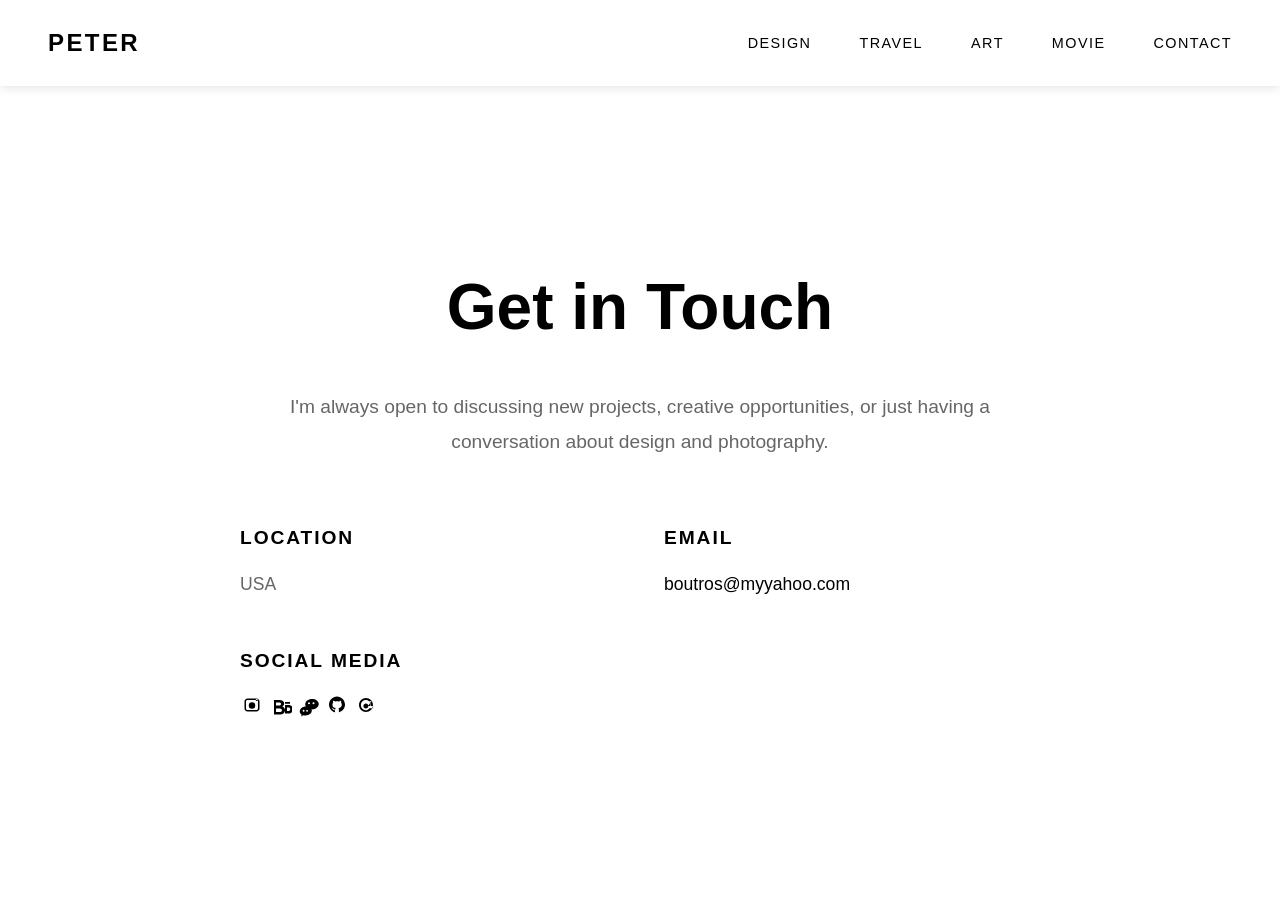
<file: src/contact.html>
<!DOCTYPE html>
<html lang="en">
<head>
    <meta charset="UTF-8">
    <meta name="viewport" content="width=device-width, initial-scale=1.0, maximum-scale=1.0, user-scalable=no, shrink-to-fit=no">
    <title>PETER LIN - Contact</title>
    <link rel="stylesheet" href="css/style.css">
    <script src="https://cdnjs.cloudflare.com/ajax/libs/gsap/3.12.2/gsap.min.js"></script>
    <script src="js/languages.js"></script>
</head>
<body class="contact-page">
    <!-- Navigation -->
    <nav class="main-nav" id="mainNav">
        <div class="nav-brand dropdown" id="navBrand">
            <a href="index.html" class="nav-link" id="brandLink">PETER</a>
            <div class="dropdown-menu" id="languageMenu">
                <a href="#" class="dropdown-item" data-lang="en" data-name="PETER">PETER</a>
                <a href="#" class="dropdown-item" data-lang="es" data-name="PEDRO">PEDRO</a>
                <a href="#" class="dropdown-item" data-lang="ar" data-name="بطرس">بطرس</a>
                <a href="#" class="dropdown-item" data-lang="zh" data-name="皮特">皮特</a>
            </div>
        </div>
        <div class="nav-links">
            <div class="nav-item">
                <a href="design.html" class="nav-link" data-i18n="nav.designer">DESIGN</a>
            </div>
            <div class="nav-item">
                <a href="backpacker.html" class="nav-link" data-i18n="nav.backpacker">TRAVEL</a>
            </div>
            <div class="nav-item">
                <a href="art.html" class="nav-link" data-i18n="nav.art">ART</a>
            </div>
            <div class="nav-item">
                <a href="movie.html" class="nav-link" data-i18n="nav.movie">MOVIE</a>
            </div>
            <div class="nav-item">
                <a href="contact.html" class="nav-link" data-i18n="nav.contact">CONTACT</a>
            </div>
        </div>
    </nav>

    <!-- Contact Content -->
    <main class="contact-main">
        <div class="contact-container">
            <div class="contact-header">
                <h1 data-i18n="contact.title">Get in Touch</h1>
                <p class="contact-intro" data-i18n="contact.intro">I'm always open to discussing new projects, creative opportunities, or just having a conversation about design and photography.</p>
            </div>
            <div class="contact-info">
                <div class="info-item">
                    <h3 data-i18n="contact.location">Location</h3>
                    <p>USA</p>
                </div>
                <div class="info-item">
                    <h3 data-i18n="contact.email">Email</h3>
                    <p><a href="mailto:boutros@myyahoo.com">boutros@myyahoo.com</a></p>
                </div>
                <div class="info-item">
                    <h3 data-i18n="contact.social">Social Media</h3>
                    <div class="contact-logos contact-logos--dark">
                        <a class="contact-logo-link" href="https://www.instagram.com/" target="_blank" rel="noopener noreferrer" aria-label="Instagram">
                            <svg class="contact-logo" viewBox="0 0 48 48" width="24" height="24" aria-hidden="true" focusable="false">
                                <path fill="currentColor" fill-rule="evenodd" clip-rule="evenodd" d="M15 11c-3.3 0-6 2.7-6 6v14c0 3.3 2.7 6 6 6h18c3.3 0 6-2.7 6-6V17c0-3.3-2.7-6-6-6H15Zm0 3h18c1.7 0 3 1.3 3 3v14c0 1.7-1.3 3-3 3H15c-1.7 0-3-1.3-3-3V17c0-1.7 1.3-3 3-3Zm9 4.5a6.5 6.5 0 1 1 0 13 6.5 6.5 0 0 1 0-13Zm11.5-4.5a2 2 0 1 1-4 0 2 2 0 0 1 4 0Z"></path>
                            </svg>
                        </a>
                        <a class="contact-logo-link" href="https://www.behance.net/pedrolam" target="_blank" rel="noopener noreferrer" aria-label="Behance">
                            <svg class="contact-logo" viewBox="0 0 48 48" width="24" height="24" aria-hidden="true" focusable="false">
                                <path fill="currentColor" d="M12 14h11.5c5 0 8.8 2.9 8.8 7.1 0 2.6-1.4 4.7-3.7 5.9 3.2 1 5.5 3.9 5.5 7.4 0 5.1-4.1 8.6-9.7 8.6H12V14Zm10.5 11.1c2 0 3.6-1.2 3.6-3s-1.6-3-3.6-3H16v6h6.5Zm1.3 12.8c2.3 0 4.1-1.5 4.1-3.6 0-2.1-1.8-3.5-4.1-3.5H16v7.1h7.8Z"></path>
                                <path fill="currentColor" d="M34 18h10v3.5H34z"></path>
                                <path fill="currentColor" d="M34 24h7.2c4.5 0 8.8 3.3 8.8 8.4S45.7 41 41.2 41H34V24Zm7.3 12c1.8 0 3.1-1.4 3.1-3.4s-1.3-3.4-3.1-3.4h-3.3v6.8h3.3Z"></path>
                            </svg>
                        </a>
                        <a class="contact-logo-link" href="https://wechat.com" target="_blank" rel="noopener noreferrer" aria-label="WeChat">
                            <svg class="contact-logo" viewBox="0 0 48 48" width="24" height="24" aria-hidden="true" focusable="false">
                                <path fill="currentColor" fill-rule="evenodd" clip-rule="evenodd" d="M30 12c-7.5 0-13.5 4.8-13.5 10.8 0 3.2 1.7 6 4.5 8l-1.2 4.1 4.3-2.7c1.8.5 3.6.8 5.9.8 7.5 0 13.5-4.8 13.5-10.8S37.5 12 30 12ZM24 18.5a2 2 0 1 0 0 4 2 2 0 0 0 0-4Zm9 0a2 2 0 1 0 0 4 2 2 0 0 0 0-4Z"></path>
                                <path fill="currentColor" fill-rule="evenodd" clip-rule="evenodd" d="M17.7 26.8c-6.8 0-12.2 4.3-12.2 9.8 0 2.8 1.3 5.3 3.7 7.1l-.9 3.1 4.1-2.4c1.7.4 3.3.6 5 .6 6.8 0 12.2-4.3 12.2-9.8s-5.4-8.4-12.2-8.4ZM13.2 33.7a1.8 1.8 0 1 0 0 3.7 1.8 1.8 0 0 0 0-3.7Zm7 0a1.8 1.8 0 1 0 0 3.7 1.8 1.8 0 0 0 0-3.7Z"></path>
                            </svg>
                        </a>
                        <a class="contact-logo-link" href="https://github.com/CHAOQUNlin/Peter-lin" target="_blank" rel="noopener noreferrer" aria-label="GitHub">
                            <svg class="contact-logo" viewBox="0 0 48 48" width="24" height="24" aria-hidden="true" focusable="false">
                                <path fill="currentColor" fill-rule="evenodd" clip-rule="evenodd" d="M24 7c-8.8 0-16 7.3-16 16.2 0 7.2 4.6 13.3 10.9 15.5.8.2 1.1-.3 1.1-.8v-3.4c-3.7.8-4.5-1.8-4.5-1.8-.7-1.7-1.6-2.2-1.6-2.2-1.3-.9.1-.9.1-.9 1.5.1 2.4 1.6 2.4 1.6 1.3 2.3 3.4 1.6 4.2 1.2.1-.9.5-1.6.9-2-3.3-.4-6.7-1.7-6.7-7.2 0-1.6.5-2.9 1.5-3.9-.2-.4-.7-1.9.1-3.9 0 0 1.3-.4 4.2 1.6 1.2-.3 2.4-.4 3.6-.4s2.4.1 3.6.4c3-2 4.2-1.6 4.2-1.6.8 2 .3 3.5.1 3.9 1 .9 1.5 2.3 1.5 3.9 0 5.5-3.4 6.8-6.7 7.2.5.5.9 1.4.9 2.9v4.2c0 .5.3 1 1.1.8C35.4 36.5 40 30.4 40 23.2 40 14.3 32.8 7 24 7Z"></path>
                            </svg>
                        </a>
                        <a class="contact-logo-link" href="https://onlyfans.com/peterlin" target="_blank" rel="noopener noreferrer" aria-label="OnlyFans" data-haram="true">
                            <svg class="contact-logo" viewBox="0 0 48 48" width="24" height="24" aria-hidden="true" focusable="false">
                                <path fill="currentColor" fill-rule="evenodd" clip-rule="evenodd" d="M24 10c-7.7 0-14 6.3-14 14s6.3 14 14 14 14-6.3 14-14-6.3-14-14-14Zm0 4.2c5.4 0 9.8 4.6 9.8 10.3 0 .5 0 1-.1 1.5h4.5v4.4h-7.2c-1.8 2.5-4.6 4.1-7.4 4.1-5.4 0-9.8-4.6-9.8-10.3s4.4-10 9.8-10Zm-.2 6.8c-2.8 0-5 2.3-5 5.1s2.2 5.1 5 5.1 5-2.3 5-5.1-2.2-5.1-5-5.1Zm11.5-4.4-7.6 9.5h4.6c.3-.6.5-1.6.5-2.4 0-2.8-1-5.2-2.5-7.1Z"></path>
                            </svg>
                        </a>
                    </div>
                </div>
            </div>
        </div>
    </main>

    <script src="js/navigation.js"></script>
    <script>
        if (typeof LanguageManager !== 'undefined') {
            LanguageManager.init();
        }

        document.addEventListener('DOMContentLoaded', () => {
            bindHaramLink();
        });

        function bindHaramLink() {
            const haramLink = document.querySelector('[data-haram="true"]');
            if (!haramLink) {
                return;
            }

            haramLink.addEventListener('click', (event) => {
                event.preventDefault();
                alert('Haram!');
            });
        }

    </script>
</body>
</html>
</file>
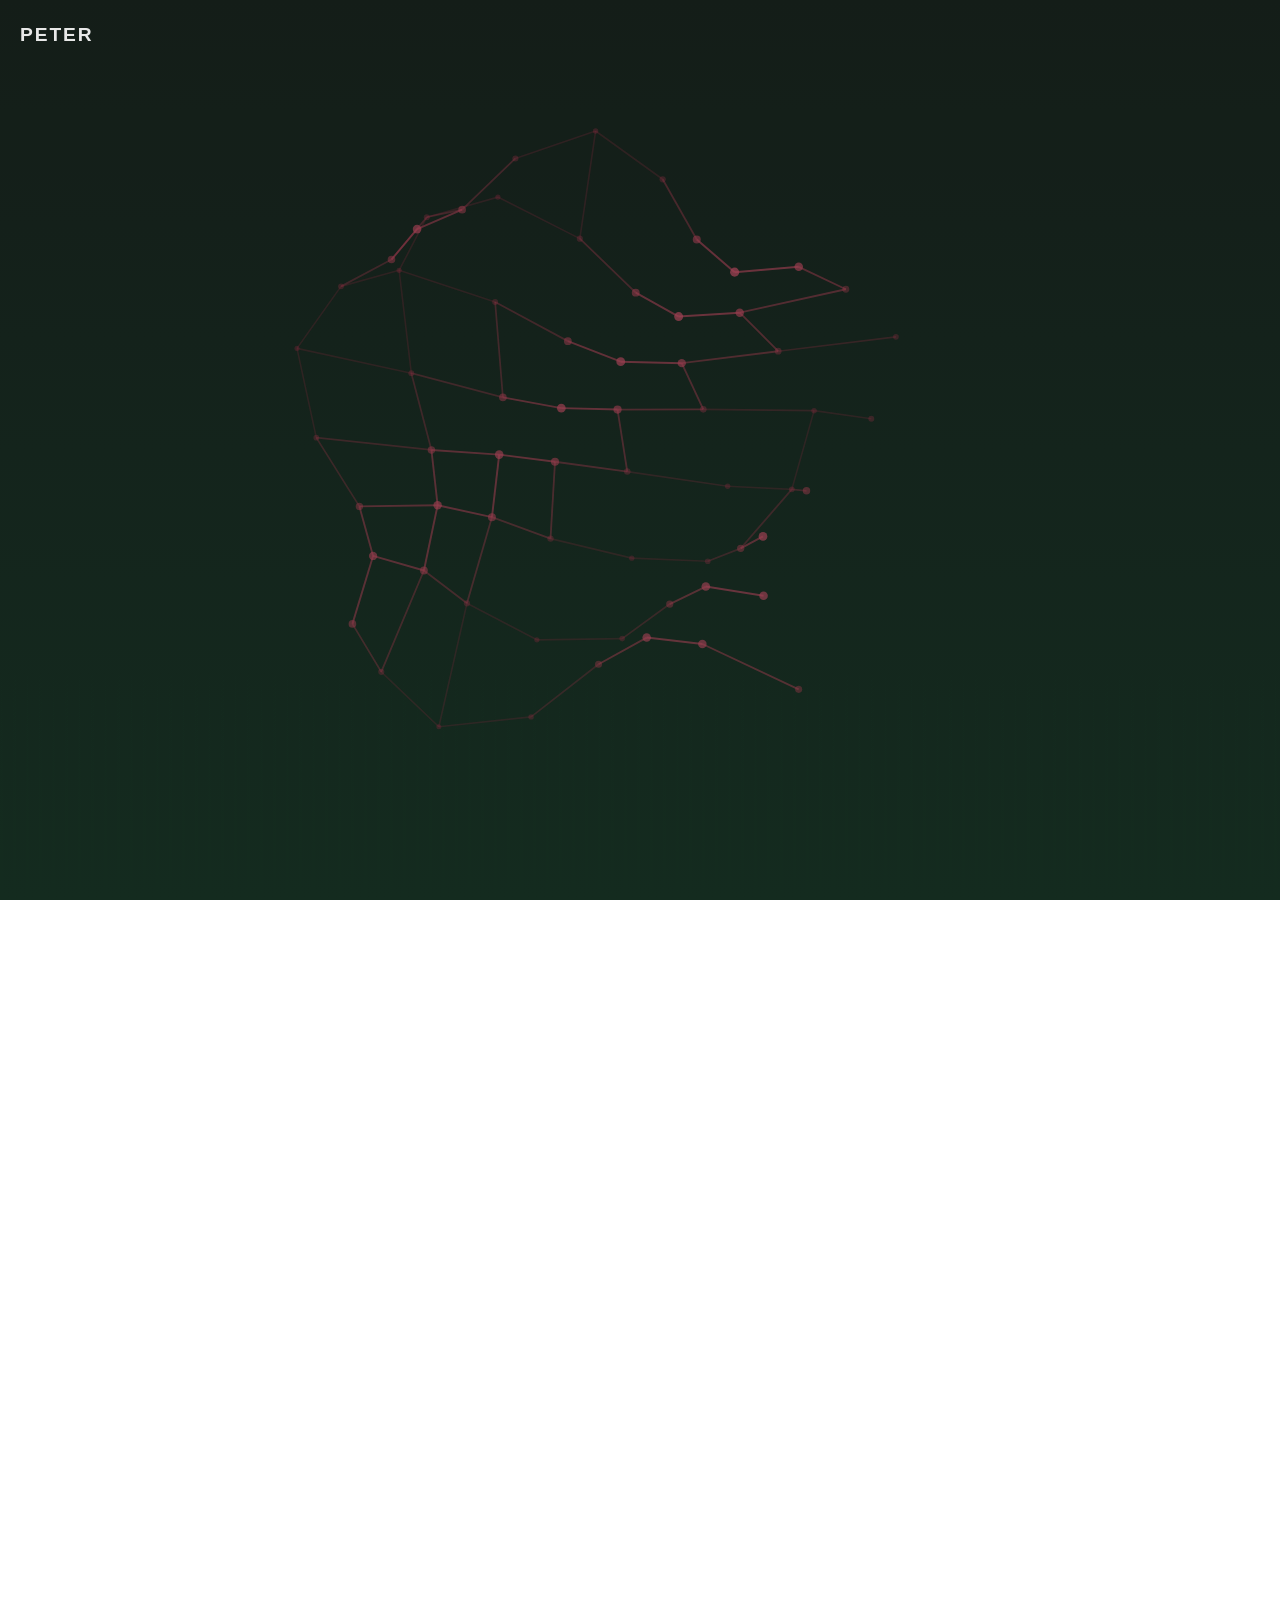
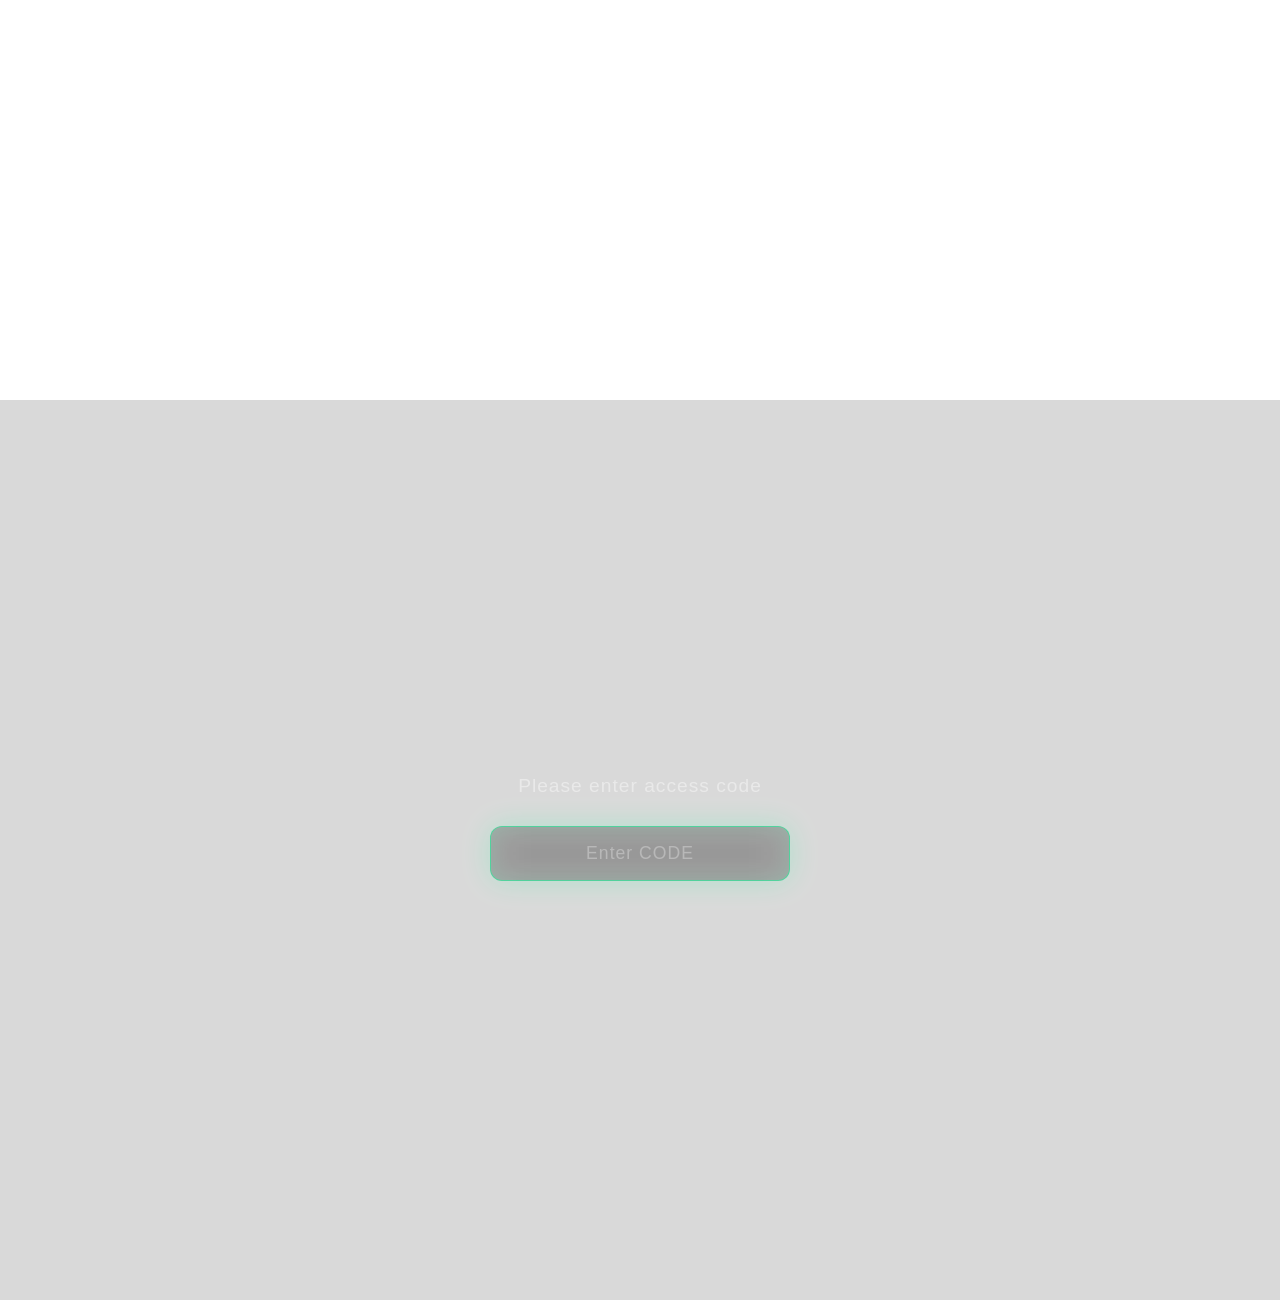
<file: src/home.html>
<!DOCTYPE html>
<html lang="zh-CN">
<head>
    <meta charset="UTF-8">
    <meta name="viewport" content="width=device-width, initial-scale=1.0, maximum-scale=1.0, user-scalable=no, shrink-to-fit=no">
    <title>Home</title>
    <link rel="stylesheet" href="css/style.css">
    <style>
        * {
            margin: 0;
            padding: 0;
            box-sizing: border-box;
        }

        body, html {
            width: 100%;
            margin: 0;
            padding: 0;
            scroll-behavior: smooth;
            min-height: 500vh;
            font-family: -apple-system, BlinkMacSystemFont, 'Segoe UI', 'Helvetica Neue', Arial, sans-serif;
        }

        #backgroundCanvas {
            position: fixed;
            top: 0;
            left: 0;
            width: 100%;
            height: 100%;
            z-index: -1;
        }

        #lifeformCanvas2 {
            position: fixed;
            top: 50%;
            left: 50%;
            transform: translate(-50%, -50%);
            width: 1200px;
            height: 1200px;
            z-index: 1;
            pointer-events: none;
            transition: transform 0.5s ease-out, width 0.5s ease-out, height 0.5s ease-out;
            overflow: visible; /* 允许内容超出canvas边界 */
        }

        /* 情绪板块样式 */
        .emotion-section {
            position: relative;
            width: 100%;
            min-height: 100vh;
            display: flex;
            align-items: center;
            justify-content: center;
            padding: 80px 20px;
        }

        .emotion-section-content {
            max-width: 1200px;
            width: 100%;
            text-align: center;
            color: rgba(255, 255, 255, 0.8);
            transition: opacity 0.6s cubic-bezier(0.4, 0, 0.2, 1), 
                        transform 0.6s cubic-bezier(0.4, 0, 0.2, 1),
                        filter 0.6s cubic-bezier(0.4, 0, 0.2, 1);
            will-change: opacity, transform, filter;
        }

        .emotion-section-content.fade-out {
            opacity: 0;
            transform: translateY(30px) scale(0.96);
            filter: blur(10px);
            pointer-events: none;
        }

        .emotion-section-content.fade-in {
            opacity: 1;
            transform: translateY(0) scale(1);
            filter: blur(0);
        }

        .emotion-section h2 {
            font-size: 3rem;
            margin-bottom: 1rem;
            font-weight: 300;
            letter-spacing: 2px;
            cursor: pointer;
            transition: opacity 0.3s ease, transform 0.3s ease;
        }

        .emotion-section h2:hover {
            opacity: 0.8;
            transform: translateY(-2px);
        }

        .emotion-section p {
            font-size: 1.2rem;
            line-height: 1.8;
            opacity: 0.7;
        }

        /* 导航栏目样式 */
        .nav-items {
            display: flex;
            justify-content: center;
            align-items: center;
            gap: 2rem;
            margin: 1rem 0;
        }

        .nav-item {
            font-size: 1.2rem;
            color: rgba(255, 255, 255, 0.7);
            cursor: pointer;
            transition: all 0.3s cubic-bezier(0.4, 0, 0.2, 1);
            position: relative;
            padding: 0.5rem 1rem;
            border-radius: 8px;
            letter-spacing: 1px;
            text-decoration: none;
        }

        .nav-item:hover {
            color: rgba(255, 255, 255, 0.9);
            transform: translateY(-2px);
            text-shadow: none;
            text-decoration: none;
        }

        .nav-item:active {
            transform: translateY(0);
        }

        /* Web3风格的发光效果 */
        .nav-item::before {
            content: none;
        }

        /* Contact Intro */
        .contact-home-intro {
            text-align: center;
            max-width: 600px;
            margin: 1.5rem auto 2rem;
            line-height: 1.8;
            color: rgba(255, 255, 255, 0.85);
            white-space: pre-line;
            font-size: 1.1rem;
        }

        /* Contact Logos */
        .emotion-section[data-emotion="contact"] .contact-logos {
            display: grid;
            grid-template-columns: repeat(3, minmax(60px, 1fr));
            justify-items: center;
            align-items: center;
            gap: 1rem 2rem;
            margin: 1.25rem auto 0;
            max-width: 300px;
            justify-content: center;
        }

        .emotion-section[data-emotion="contact"] .contact-logo-link {
            padding: 0.45rem;
        }

        .emotion-section[data-emotion="contact"] .contact-logo {
            width: 29px;
            height: 29px;
        }

        @media (max-width: 640px) {
            .emotion-section[data-emotion="contact"] .contact-logos {
                grid-template-columns: repeat(3, minmax(60px, 1fr));
                max-width: 300px;
            }
        }

        @media (max-width: 420px) {
            .emotion-section[data-emotion="contact"] .contact-logos {
                grid-template-columns: repeat(2, minmax(60px, 1fr));
            }
        }

        .contact-email-note {
            margin-top: 1.5rem;
            text-align: center;
            font-size: 1rem;
            color: rgba(255, 255, 255, 0.8);
            display: flex;
            flex-direction: column;
            gap: 0.65rem;
        }

        .contact-email-note.hidden {
            display: none;
        }

        .contact-email-link {
            color: rgba(255, 255, 255, 0.95);
            font-weight: 500;
            letter-spacing: 0.05em;
            text-decoration: none;
            text-transform: lowercase;
        }

        .contact-email-link:hover,
        .contact-email-link:focus-visible {
            text-decoration: underline;
        }

        .copy-email-btn {
            align-self: center;
            padding: 0.45rem 1.15rem;
            border-radius: 999px;
            border: 1px solid rgba(255, 255, 255, 0.25);
            background: rgba(255, 255, 255, 0.08);
            color: rgba(255, 255, 255, 0.9);
            font-size: 0.95rem;
            letter-spacing: 0.05em;
            cursor: pointer;
            transition: background 0.3s ease, border-color 0.3s ease, color 0.3s ease;
        }

        .copy-email-btn:hover,
        .copy-email-btn:focus-visible {
            background: rgba(255, 255, 255, 0.18);
            border-color: rgba(255, 255, 255, 0.45);
            color: #ffffff;
        }

        .contact-email-modal {
            position: fixed;
            inset: 0;
            background: rgba(0, 0, 0, 0.65);
            backdrop-filter: blur(6px);
            display: none;
            align-items: center;
            justify-content: center;
            z-index: 9999;
            padding: 1.5rem;
        }

        .contact-email-modal.open {
            display: flex;
        }

        .contact-email-content {
            background: rgba(15, 15, 15, 0.85);
            border: 1px solid rgba(255, 255, 255, 0.15);
            border-radius: 16px;
            padding: 1.75rem;
            max-width: 380px;
            width: 100%;
            text-align: center;
            box-shadow: 0 25px 50px rgba(0, 0, 0, 0.4);
            display: flex;
            flex-direction: column;
            gap: 0.9rem;
        }

        .contact-email-content h3 {
            font-size: 1.2rem;
            letter-spacing: 0.15em;
            font-weight: 500;
            color: rgba(255, 255, 255, 0.92);
        }

        .contact-email-address {
            font-size: 1.05rem;
            font-weight: 500;
            letter-spacing: 0.08em;
            color: rgba(255, 255, 255, 0.95);
            word-break: break-word;
        }

        .modal-actions {
            display: flex;
            justify-content: center;
            gap: 0.75rem;
            flex-wrap: wrap;
        }

        .modal-action-btn {
            padding: 0.5rem 1.2rem;
            border-radius: 999px;
            border: 1px solid rgba(255, 255, 255, 0.25);
            background: rgba(255, 255, 255, 0.08);
            color: rgba(255, 255, 255, 0.92);
            font-size: 0.95rem;
            letter-spacing: 0.05em;
            cursor: pointer;
            transition: background 0.3s ease, border-color 0.3s ease, color 0.3s ease;
        }

        .modal-action-btn:hover,
        .modal-action-btn:focus-visible {
            background: rgba(255, 255, 255, 0.18);
            border-color: rgba(255, 255, 255, 0.45);
            color: #ffffff;
        }

        .modal-close-btn {
            align-self: center;
            margin-top: 0.5rem;
            padding: 0.3rem 0.9rem;
            background: none;
            border: none;
            color: rgba(255, 255, 255, 0.6);
            font-size: 0.85rem;
            cursor: pointer;
        }

        .modal-close-btn:hover,
        .modal-close-btn:focus-visible {
            color: rgba(255, 255, 255, 0.9);
        }

        .contact-logo-link {
            display: inline-flex;
            align-items: center;
            justify-content: center;
            padding: 0.35rem;
            border-radius: 12px;
            text-decoration: none;
            color: rgba(255, 255, 255, 0.82);
            opacity: 0.82;
            transition: color 0.3s ease, opacity 0.3s ease;
        }

        .contact-logo-link:hover,
        .contact-logo-link:focus-visible {
            color: rgba(255, 255, 255, 0.98);
            opacity: 1;
        }

        .contact-logo {
            width: 24px;
            height: 24px;
            display: block;
            fill: currentColor;
            stroke: none;
            opacity: 0.85;
            transition: opacity 0.3s ease;
        }

        .contact-logo * {
            fill: currentColor;
            stroke: none;
        }

        .contact-logo-link:hover .contact-logo,
        .contact-logo-link:focus-visible .contact-logo {
            opacity: 1;
        }

        /* 各板块特定样式 */
        .emotion-section[data-emotion="hero"],
        .emotion-section[data-emotion="work"],
        .emotion-section[data-emotion="about"],
        .emotion-section[data-emotion="contact"],
        .emotion-section[data-emotion="insight"] {
            background: transparent;
            position: relative;
        }

        /* CODE遮罩层样式 */
        .code-overlay {
            position: absolute;
            top: 0;
            left: 0;
            width: 100%;
            height: 100%;
            background: rgba(0, 0, 0, 0.15);
            backdrop-filter: blur(20px) saturate(180%);
            -webkit-backdrop-filter: blur(20px) saturate(180%);
            display: flex;
            align-items: center;
            justify-content: center;
            z-index: 100;
            transition: opacity 0.5s ease, visibility 0.5s ease;
        }

        .code-overlay.hidden {
            opacity: 0;
            visibility: hidden;
            pointer-events: none;
        }

        /* CODE输入界面样式 */
        .code-input-container {
            display: flex;
            flex-direction: column;
            align-items: center;
            gap: 1.5rem;
        }

        .code-prompt {
            font-size: 1rem;
            color: rgba(255, 255, 255, 0.6);
            margin: 0;
            letter-spacing: 1px;
        }

        .code-input {
            width: 300px;
            padding: 1rem 1.5rem;
            font-size: 1.1rem;
            color: rgba(255, 255, 255, 0.9);
            background: rgba(0, 0, 0, 0.2);
            border: 1px solid rgba(255, 255, 255, 0.2);
            border-radius: 12px;
            backdrop-filter: blur(20px) saturate(180%);
            -webkit-backdrop-filter: blur(20px) saturate(180%);
            box-shadow: 0 0 20px rgba(0, 255, 150, 0.1),
                        inset 0 0 20px rgba(0, 255, 150, 0.05);
            transition: all 0.3s cubic-bezier(0.4, 0, 0.2, 1);
            text-align: center;
            letter-spacing: 2px;
            outline: none;
        }

        .code-input::placeholder {
            color: rgba(255, 255, 255, 0.3);
            letter-spacing: 1px;
        }

        .code-input:focus {
            border-color: rgba(0, 255, 150, 0.5);
            box-shadow: 0 0 30px rgba(0, 255, 150, 0.2),
                        inset 0 0 20px rgba(0, 255, 150, 0.1);
            transform: translateY(-2px);
        }


        .code-error {
            font-size: 0.9rem;
            color: rgba(255, 100, 100, 0.8);
            margin: 0;
            min-height: 1.5rem;
            opacity: 0;
            transition: opacity 0.3s ease;
        }

        .code-error.show {
            opacity: 1;
        }

        .private-content {
            margin-top: 2rem;
            animation: fadeIn 0.5s ease-in;
        }

        @keyframes fadeIn {
            from {
                opacity: 0;
                transform: translateY(10px);
            }
            to {
                opacity: 1;
                transform: translateY(0);
            }
        }

        /* 生命进度玻璃效果进度条 */
        .life-progress-container {
            margin-top: 2rem;
            width: 100%;
            max-width: 600px;
            margin-left: auto;
            margin-right: auto;
        }

        .life-progress-bar {
            position: relative;
            width: 100%;
            height: 16px;
            background: rgba(0, 0, 0, 0.15);
            border-radius: 12px;
            overflow: hidden;
            backdrop-filter: blur(20px) saturate(180%);
            -webkit-backdrop-filter: blur(20px) saturate(180%);
            border: 1px solid rgba(255, 255, 255, 0.18);
            box-shadow: 0 0 20px rgba(0, 255, 150, 0.1),
                        inset 0 0 20px rgba(0, 255, 150, 0.05),
                        inset 0 1px 0 rgba(255, 255, 255, 0.1);
        }

        /* 磨砂纹理效果 */
        .life-progress-bar::before {
            content: '';
            position: absolute;
            top: 0;
            left: 0;
            width: 100%;
            height: 100%;
            background-image: 
                repeating-linear-gradient(0deg, 
                    rgba(255, 255, 255, 0.03) 0px, 
                    transparent 1px, 
                    transparent 2px, 
                    rgba(255, 255, 255, 0.03) 3px),
                repeating-linear-gradient(90deg, 
                    rgba(255, 255, 255, 0.03) 0px, 
                    transparent 1px, 
                    transparent 2px, 
                    rgba(255, 255, 255, 0.03) 3px);
            opacity: 0.4;
            pointer-events: none;
            z-index: 1;
        }

        .life-progress-fill {
            position: absolute;
            top: 0;
            left: 0;
            height: 100%;
            width: 0%;
            background: linear-gradient(90deg, 
                rgba(0, 255, 150, 0.6) 0%,
                rgba(0, 255, 150, 0.4) 50%,
                rgba(0, 255, 150, 0.2) 100%);
            border-radius: 12px;
            transition: width 2s cubic-bezier(0.4, 0, 0.2, 1);
            box-shadow: 0 0 15px rgba(0, 255, 150, 0.3),
                        inset 0 0 10px rgba(0, 255, 150, 0.2);
            backdrop-filter: blur(8px);
            -webkit-backdrop-filter: blur(8px);
            border: 1px solid rgba(255, 255, 255, 0.15);
            z-index: 2;
        }

        /* 填充部分的磨砂效果 */
        .life-progress-fill::before {
            content: '';
            position: absolute;
            top: 0;
            left: 0;
            width: 100%;
            height: 100%;
            background-image: 
                repeating-linear-gradient(0deg, 
                    rgba(255, 255, 255, 0.05) 0px, 
                    transparent 1px, 
                    transparent 2px, 
                    rgba(255, 255, 255, 0.05) 3px),
                repeating-linear-gradient(90deg, 
                    rgba(255, 255, 255, 0.05) 0px, 
                    transparent 1px, 
                    transparent 2px, 
                    rgba(255, 255, 255, 0.05) 3px);
            opacity: 0.5;
            pointer-events: none;
            border-radius: 12px;
        }

        .life-progress-remaining {
            position: absolute;
            top: 0;
            right: 0;
            height: 100%;
            background: linear-gradient(90deg,
                rgba(150, 150, 150, 0.1) 0%,
                rgba(100, 100, 100, 0.05) 100%);
            border-radius: 0 12px 12px 0;
            transition: width 2s cubic-bezier(0.4, 0, 0.2, 1);
            backdrop-filter: blur(8px);
            -webkit-backdrop-filter: blur(8px);
            z-index: 1;
        }

        /* 不同情绪版的颜色主题 */
        .emotion-section[data-emotion="hero"] .life-progress-fill {
            background: linear-gradient(90deg,
                rgba(0, 100, 200, 0.6) 0%,
                rgba(0, 150, 255, 0.4) 50%,
                rgba(100, 200, 255, 0.2) 100%);
            box-shadow: 0 0 15px rgba(0, 150, 255, 0.3),
                        inset 0 0 10px rgba(0, 150, 255, 0.2);
        }

        .emotion-section[data-emotion="work"] .life-progress-fill {
            background: linear-gradient(90deg,
                rgba(255, 120, 0, 0.6) 0%,
                rgba(255, 150, 30, 0.4) 50%,
                rgba(255, 180, 60, 0.2) 100%);
            box-shadow: 0 0 15px rgba(255, 150, 30, 0.3),
                        inset 0 0 10px rgba(255, 150, 30, 0.2);
        }

        .emotion-section[data-emotion="about"] .life-progress-fill {
            background: linear-gradient(90deg,
                rgba(255, 100, 150, 0.6) 0%,
                rgba(255, 130, 180, 0.4) 50%,
                rgba(255, 160, 200, 0.2) 100%);
            box-shadow: 0 0 15px rgba(255, 130, 180, 0.3),
                        inset 0 0 10px rgba(255, 130, 180, 0.2);
        }

        .emotion-section[data-emotion="contact"] .life-progress-fill {
            background: linear-gradient(90deg,
                rgba(0, 255, 150, 0.6) 0%,
                rgba(50, 255, 200, 0.4) 50%,
                rgba(100, 255, 220, 0.2) 100%);
            box-shadow: 0 0 15px rgba(0, 255, 150, 0.3),
                        inset 0 0 10px rgba(0, 255, 150, 0.2);
        }

        .emotion-section[data-emotion="insight"] .life-progress-fill {
            background: linear-gradient(90deg,
                rgba(150, 100, 200, 0.6) 0%,
                rgba(180, 130, 220, 0.4) 50%,
                rgba(200, 160, 240, 0.2) 100%);
            box-shadow: 0 0 15px rgba(180, 130, 220, 0.3),
                        inset 0 0 10px rgba(180, 130, 220, 0.2);
        }
    </style>
    <script src="js/languages.js"></script>
</head>
<body>
    <canvas id="backgroundCanvas"></canvas>
    <canvas id="lifeformCanvas2"></canvas>

    <!-- Language Switcher -->
    <div style="position: fixed; top: 20px; left: 20px; z-index: 1000;">
        <div class="dropdown" id="navBrand">
            <a href="#" class="nav-link" id="brandLink" style="color: rgba(255,255,255,0.9); text-decoration: none; font-weight: bold; font-size: 1.2rem; cursor: pointer;">PETER</a>
            <div class="dropdown-menu" id="languageMenu" style="position: absolute; top: 100%; left: 0; background: rgba(0,0,0,0.9); padding: 0.5rem; border-radius: 5px; min-width: 120px; margin-top: 0.5rem; opacity: 0; visibility: hidden; transform: translateY(-10px); transition: all 0.3s ease;">
                <a href="#" class="dropdown-item" data-lang="en" data-name="PETER" style="display: block; color: rgba(255,255,255,0.9); padding: 0.5rem; text-decoration: none; border-radius: 3px;">PETER</a>
                <a href="#" class="dropdown-item" data-lang="es" data-name="PEDRO" style="display: block; color: rgba(255,255,255,0.9); padding: 0.5rem; text-decoration: none; border-radius: 3px;">PEDRO</a>
                <a href="#" class="dropdown-item" data-lang="ar" data-name="بطرس" style="display: block; color: rgba(255,255,255,0.9); padding: 0.5rem; text-decoration: none; border-radius: 3px;">بطرس</a>
                <a href="#" class="dropdown-item" data-lang="zh" data-name="皮特" style="display: block; color: rgba(255,255,255,0.9); padding: 0.5rem; text-decoration: none; border-radius: 3px;">皮特</a>
            </div>
        </div>
    </div>

    <!-- 情绪板块结构 -->
    <section class="emotion-section" data-emotion="hero" id="section-hero">
        <div class="emotion-section-content">
            <h2 data-i18n="home.hero.introTitle">PETER LIN</h2>
            <div class="nav-items">
                <a class="nav-item" href="design.html" data-i18n="nav.designer">DESIGN</a>
                <a class="nav-item" href="backpacker.html" data-i18n="nav.backpacker">TRAVEL</a>
                <a class="nav-item" href="art.html" data-i18n="nav.art">ART</a>
            </div>
            <div class="life-progress-container">
                <div class="life-progress-bar">
                    <div class="life-progress-fill"></div>
                    <div class="life-progress-remaining"></div>
                </div>
            </div>
        </div>
    </section>

    <section class="emotion-section" data-emotion="work" id="section-work">
        <div class="emotion-section-content">
            <h2 data-i18n="homePage.sections.designerTitle" onclick="window.location.href='design.html'" style="cursor: pointer;">DESIGNER</h2>
            <p data-i18n="homePage.sections.designerSubtitle">Storytelling · Creative · Critical</p>
        </div>
    </section>

    <section class="emotion-section" data-emotion="about" id="section-about">
        <div class="emotion-section-content">
            <h2 data-i18n="homePage.sections.backpackerTitle" onclick="window.location.href='backpacker.html'" style="cursor: pointer;">BACKPACKER</h2>
            <p data-i18n="homePage.sections.backpackerSubtitle">Adventurous · Observant · Adaptive</p>
        </div>
    </section>

    <section class="emotion-section" data-emotion="contact" id="section-contact">
        <div class="emotion-section-content">
            <h2 data-i18n="nav.contact" onclick="window.location.href='contact.html'" style="cursor: pointer;">CONTACT</h2>
            <p class="contact-home-intro" data-i18n="contact.homeIntro">If you'd like to reach out, collaborate, or simply exchange ideas, I'm here.

Together, perhaps we can form a small island of meaning amid the noise.</p>
            <div class="contact-logos contact-logos--dark">
                <a class="contact-logo-link contact-email-trigger" href="#" aria-label="Email">
                    <svg class="contact-logo" viewBox="0 0 48 48" aria-hidden="true" focusable="false">
                        <path fill="currentColor" d="M6 14h36a2 2 0 0 1 2 2v16a2 2 0 0 1-2 2H6a2 2 0 0 1-2-2V16a2 2 0 0 1 2-2zm0 2v.4l18 11 18-11V16H6zm36 18V19.7L24 30 6 19.7V34h36z"/>
                    </svg>
                </a>
                <a class="contact-logo-link" href="https://www.instagram.com/" target="_blank" rel="noopener noreferrer" aria-label="Instagram">
                    <svg class="contact-logo" viewBox="0 0 48 48" width="24" height="24" aria-hidden="true" focusable="false">
                        <path fill="currentColor" fill-rule="evenodd" clip-rule="evenodd" d="M15 11c-3.3 0-6 2.7-6 6v14c0 3.3 2.7 6 6 6h18c3.3 0 6-2.7 6-6V17c0-3.3-2.7-6-6-6H15Zm0 3h18c1.7 0 3 1.3 3 3v14c0 1.7-1.3 3-3 3H15c-1.7 0-3-1.3-3-3V17c0-1.7 1.3-3 3-3Zm9 4.5a6.5 6.5 0 1 1 0 13 6.5 6.5 0 0 1 0-13Zm11.5-4.5a2 2 0 1 1-4 0 2 2 0 0 1 4 0Z"></path>
                </svg>
                </a>
                <a class="contact-logo-link" href="https://www.behance.net/pedrolam" target="_blank" rel="noopener noreferrer" aria-label="Behance">
                    <svg class="contact-logo" viewBox="0 0 48 48" width="24" height="24" aria-hidden="true" focusable="false">
                        <path fill="currentColor" d="M12 14h11.5c5 0 8.8 2.9 8.8 7.1 0 2.6-1.4 4.7-3.7 5.9 3.2 1 5.5 3.9 5.5 7.4 0 5.1-4.1 8.6-9.7 8.6H12V14Zm10.5 11.1c2 0 3.6-1.2 3.6-3s-1.6-3-3.6-3H16v6h6.5Zm1.3 12.8c2.3 0 4.1-1.5 4.1-3.6 0-2.1-1.8-3.5-4.1-3.5H16v7.1h7.8Z"></path>
                        <path fill="currentColor" d="M34 18h10v3.5H34z"></path>
                        <path fill="currentColor" d="M34 24h7.2c4.5 0 8.8 3.3 8.8 8.4S45.7 41 41.2 41H34V24Zm7.3 12c1.8 0 3.1-1.4 3.1-3.4s-1.3-3.4-3.1-3.4h-3.3v6.8h3.3Z"></path>
                </svg>
                </a>
                <a class="contact-logo-link" href="https://wechat.com" target="_blank" rel="noopener noreferrer" aria-label="WeChat">
                    <svg class="contact-logo" viewBox="0 0 48 48" width="24" height="24" aria-hidden="true" focusable="false">
                        <path fill="currentColor" fill-rule="evenodd" clip-rule="evenodd" d="M30 12c-7.5 0-13.5 4.8-13.5 10.8 0 3.2 1.7 6 4.5 8l-1.2 4.1 4.3-2.7c1.8.5 3.6.8 5.9.8 7.5 0 13.5-4.8 13.5-10.8S37.5 12 30 12ZM24 18.5a2 2 0 1 0 0 4 2 2 0 0 0 0-4Zm9 0a2 2 0 1 0 0 4 2 2 0 0 0 0-4Z"></path>
                        <path fill="currentColor" fill-rule="evenodd" clip-rule="evenodd" d="M17.7 26.8c-6.8 0-12.2 4.3-12.2 9.8 0 2.8 1.3 5.3 3.7 7.1l-.9 3.1 4.1-2.4c1.7.4 3.3.6 5 .6 6.8 0 12.2-4.3 12.2-9.8s-5.4-8.4-12.2-8.4ZM13.2 33.7a1.8 1.8 0 1 0 0 3.7 1.8 1.8 0 0 0 0-3.7Zm7 0a1.8 1.8 0 1 0 0 3.7 1.8 1.8 0 0 0 0-3.7Z"></path>
                    </svg>
                </a>
                <a class="contact-logo-link" href="https://github.com/CHAOQUNlin/Peter-lin" target="_blank" rel="noopener noreferrer" aria-label="GitHub">
                    <svg class="contact-logo" viewBox="0 0 48 48" width="24" height="24" aria-hidden="true" focusable="false">
                        <path fill="currentColor" fill-rule="evenodd" clip-rule="evenodd" d="M24 7c-8.8 0-16 7.3-16 16.2 0 7.2 4.6 13.3 10.9 15.5.8.2 1.1-.3 1.1-.8v-3.4c-3.7.8-4.5-1.8-4.5-1.8-.7-1.7-1.6-2.2-1.6-2.2-1.3-.9.1-.9.1-.9 1.5.1 2.4 1.6 2.4 1.6 1.3 2.3 3.4 1.6 4.2 1.2.1-.9.5-1.6.9-2-3.3-.4-6.7-1.7-6.7-7.2 0-1.6.5-2.9 1.5-3.9-.2-.4-.7-1.9.1-3.9 0 0 1.3-.4 4.2 1.6 1.2-.3 2.4-.4 3.6-.4s2.4.1 3.6.4c3-2 4.2-1.6 4.2-1.6.8 2 .3 3.5.1 3.9 1 .9 1.5 2.3 1.5 3.9 0 5.5-3.4 6.8-6.7 7.2.5.5.9 1.4.9 2.9v4.2c0 .5.3 1 1.1.8C35.4 36.5 40 30.4 40 23.2 40 14.3 32.8 7 24 7Z"></path>
                    </svg>
                </a>
                <a class="contact-logo-link" href="https://onlyfans.com/peterlin" target="_blank" rel="noopener noreferrer" aria-label="OnlyFans" data-haram="true">
                    <svg class="contact-logo" viewBox="0 0 48 48" width="24" height="24" aria-hidden="true" focusable="false">
                        <path fill="currentColor" fill-rule="evenodd" clip-rule="evenodd" d="M24 10c-7.7 0-14 6.3-14 14s6.3 14 14 14 14-6.3 14-14-6.3-14-14-14Zm0 4.2c5.4 0 9.8 4.6 9.8 10.3 0 .5 0 1-.1 1.5h4.5v4.4h-7.2c-1.8 2.5-4.6 4.1-7.4 4.1-5.4 0-9.8-4.6-9.8-10.3s4.4-10 9.8-10Zm-.2 6.8c-2.8 0-5 2.3-5 5.1s2.2 5.1 5 5.1 5-2.3 5-5.1-2.2-5.1-5-5.1Zm11.5-4.4-7.6 9.5h4.6c.3-.6.5-1.6.5-2.4 0-2.8-1-5.2-2.5-7.1Z"></path>
                    </svg>
                </a>
            </div>
        </div>
    </section>

    <section class="emotion-section" data-emotion="insight" id="section-insight">
        <div class="emotion-section-content">
            <h2 data-i18n="homePage.sections.insightTitle">Insight</h2>
            <!-- 私域内容 -->
            <div class="private-content" id="privateContent">
                <p data-i18n="homePage.sections.insightSubtitle">Deep · Reflective · Mysterious</p>
            </div>
        </div>
        <!-- CODE遮罩层（默认显示） -->
        <div class="code-overlay" id="codeOverlay">
            <div class="code-input-container">
                <p class="code-prompt" data-i18n="homePage.code.prompt">Please enter access code</p>
                <input type="text" class="code-input" id="codeInput" placeholder="Enter CODE" autocomplete="off" data-i18n-placeholder="homePage.code.placeholder">
                <p class="code-error" id="codeError"></p>
            </div>
        </div>
    </section>

    <div class="contact-email-modal" id="contactEmailModal">
        <div class="contact-email-content">
            <h3 data-i18n="homePage.modal.title">EMAIL CONTACT</h3>
            <p class="contact-email-address">boutros@myyahoo.com</p>
            <div class="modal-actions">
                <button class="modal-action-btn copy-email-btn" type="button" data-email="boutros@myyahoo.com" data-i18n="homePage.modal.copy">Copy Email</button>
                <button class="modal-action-btn modal-mail-btn" type="button" data-i18n="homePage.modal.openMail">Open Email App</button>
            </div>
            <button class="modal-close-btn" type="button" data-i18n="homePage.modal.close">Close</button>
        </div>
    </div>

    <script>
        window.addEventListener('load', () => {
            if ('scrollRestoration' in history) {
                history.scrollRestoration = 'manual';
            }
            window.scrollTo(0, 0);
        });
    </script>
    <script>
        function translate(key, fallback) {
            if (typeof LanguageManager !== 'undefined') {
                const value = LanguageManager.getTranslation(key);
                if (value) {
                    return value;
                }
            }
            return fallback;
        }

        // ========== 生命进度计算 ==========
        function calculateLifeProgress() {
            // 出生日期：1996年（2024-28=1996，28岁）
            const birthDate = new Date('1996-01-01');
            // 预期寿命（年）
            const lifeExpectancy = 85;
            
            const now = new Date();
            const ageInMs = now - birthDate;
            const ageInYears = ageInMs / (1000 * 60 * 60 * 24 * 365.25);
            const totalLifeInMs = lifeExpectancy * 365.25 * 24 * 60 * 60 * 1000;
            
            // 计算已活时间的百分比（28/85 ≈ 32.9%）
            const progressPercent = Math.min(100, Math.max(0, (ageInMs / totalLifeInMs) * 100));
            
            return {
                progress: progressPercent,
                age: ageInYears,
                remaining: 100 - progressPercent
            };
        }

        // 初始化生命进度条
        function initLifeProgressBars() {
            const lifeData = calculateLifeProgress();
            const progressBars = document.querySelectorAll('.life-progress-fill');
            const remainingBars = document.querySelectorAll('.life-progress-remaining');
            
            progressBars.forEach(bar => {
                // 初始宽度为0
                bar.style.width = '0%';
                // 使用requestAnimationFrame确保初始状态已渲染
                requestAnimationFrame(() => {
                    // 触发过渡动画，从0%到实际进度
                    bar.style.width = `${lifeData.progress}%`;
                });
            });
            
            remainingBars.forEach(bar => {
                // 初始宽度为100%（剩余部分）
                bar.style.width = '100%';
                // 延迟设置剩余部分，等填充动画完成
                setTimeout(() => {
                    bar.style.width = `${lifeData.remaining}%`;
                }, 50);
            });
        }

        // 占位函数（保留以防其他模块引用）
        function initNavItems() {}

        function initEmailModal() {
            const emailTrigger = document.querySelector('.contact-email-trigger');
            const emailModal = document.getElementById('contactEmailModal');
            const copyButton = document.querySelector('.copy-email-btn');
            const closeButton = document.querySelector('.modal-close-btn');
            const mailButton = document.querySelector('.modal-mail-btn');
            const emailAddress = copyButton?.dataset.email || 'boutros@myyahoo.com';

            if (!emailTrigger || !emailModal || !copyButton) {
                return;
            }

            const openModal = () => {
                emailModal.classList.add('open');
            };

            const closeModal = () => {
                emailModal.classList.remove('open');
            };

            emailTrigger.addEventListener('click', (event) => {
                event.preventDefault();
                openModal();
            });

            copyButton.addEventListener('click', () => {
                if (navigator.clipboard && window.isSecureContext) {
                    navigator.clipboard.writeText(emailAddress)
                        .then(() => indicateCopySuccess(copyButton))
                        .catch(() => fallbackCopy(emailAddress, copyButton));
                } else {
                    fallbackCopy(emailAddress, copyButton);
                }
            });

            mailButton?.addEventListener('click', () => {
                window.location.href = `mailto:${emailAddress}`;
            });

            closeButton?.addEventListener('click', closeModal);
            emailModal.addEventListener('click', (event) => {
                if (event.target === emailModal) {
                    closeModal();
                }
            });

            document.addEventListener('keydown', (event) => {
                if (event.key === 'Escape' && emailModal.classList.contains('open')) {
                    closeModal();
                }
            });
        }

        function fallbackCopy(emailAddress, button) {
            const textarea = document.createElement('textarea');
            textarea.value = emailAddress;
            textarea.style.position = 'fixed';
            textarea.style.opacity = '0';
            document.body.appendChild(textarea);
            textarea.select();
            try {
                document.execCommand('copy');
                indicateCopySuccess(button);
            } catch (err) {
                alert(`请手动复制：${emailAddress}`);
            } finally {
                document.body.removeChild(textarea);
            }
        }

        function indicateCopySuccess(button) {
            const originalText = button.textContent;
            button.textContent = '已复制';
            button.disabled = true;
            setTimeout(() => {
                button.textContent = originalText;
                button.disabled = false;
            }, 1600);
        }

        // ========== 私域入口CODE验证 ==========
        const PRIVATE_CODE = 'INSIGHT2024'; // CODE值（用户可修改）

        // 检查CODE访问权限
        function checkCodeAccess() {
            const hasAccess = localStorage.getItem('insight_access') === 'granted';
            return hasAccess;
        }

        // 验证CODE
        function verifyCode() {
            const codeInput = document.getElementById('codeInput');
            const codeError = document.getElementById('codeError');
            const codeOverlay = document.getElementById('codeOverlay');
            
            const inputCode = codeInput.value.trim();
            
            if (inputCode === PRIVATE_CODE) {
                // 验证成功
                localStorage.setItem('insight_access', 'granted');
                hideCodeOverlay();
                codeError.textContent = '';
                codeError.classList.remove('show');
            } else {
                // 验证失败
                codeError.textContent = 'CODE错误，请重试';
                codeError.classList.add('show');
                codeInput.value = '';
                codeInput.focus();
                
                // 3秒后隐藏错误提示
                setTimeout(() => {
                    codeError.classList.remove('show');
                }, 3000);
            }
        }

        // 隐藏遮罩层
        function hideCodeOverlay() {
            const codeOverlay = document.getElementById('codeOverlay');
            if (codeOverlay) {
                codeOverlay.classList.add('hidden');
            }
        }

        // 显示遮罩层
        function showCodeOverlay() {
            const codeOverlay = document.getElementById('codeOverlay');
            if (codeOverlay) {
                codeOverlay.classList.remove('hidden');
            }
        }

        // 初始化CODE验证系统
        function initCodeVerification() {
            // 检查是否已有访问权限
            if (checkCodeAccess()) {
                hideCodeOverlay();
            } else {
                // 显示遮罩层和输入界面
                const codeInput = document.getElementById('codeInput');
                
                // 添加回车键提交
                codeInput.addEventListener('keypress', function(e) {
                    if (e.key === 'Enter') {
                        verifyCode();
                    }
                });
                
                // 添加失焦自动验证
                codeInput.addEventListener('blur', function() {
                    if (this.value.trim() !== '') {
                        verifyCode();
                    }
                });
                
                // 聚焦输入框
                codeInput.focus();
            }
        }

        // ========== 5种核心情绪状态定义 ==========
        const emotionStates = {
            hero: {
                name: 'hero',
                rotationSpeed: 0.003,
                intensity: 0.9,
                motionSpeed: 0.5,
                motionType: 'radial',
                connectionLifetime: 1.0,
                connectionThickness: 1.5,
                colorBase: { r: 0, g: 15, b: 8 },
                colorAccent: { r: 0, g: 30, b: 15 },
                colorGradient: {
                    start: { r: 0, g: 10, b: 5 },
                    mid: { r: 0, g: 20, b: 10 },
                    end: { r: 0, g: 30, b: 15 }
                },
                lifeformColorGradient: {
                    start: { r: 120, g: 0, b: 100 },  // 深紫色
                    mid: { r: 150, g: 30, b: 120 },   // 暗紫色
                    end: { r: 180, g: 50, b: 150 }    // 暖紫色
                },
                shape: 'cube',
                gridSize: 6,
                radius: 300, // 超过屏幕作为背景，暗示无边界
                position: { x: 50, y: 50 }, // 中心位置，让生命体向四周延伸
                opacity: 0.80, // 生命体透明度：中等偏深
                bgOpacity: 0.95 // 背景透明度：较深
            },
            work: {
                name: 'work',
                rotationSpeed: 0.012,
                intensity: 1.3,
                motionSpeed: 1.8,
                motionType: 'random',
                connectionLifetime: 0.4,
                connectionThickness: 1.2,
                colorBase: { r: 0, g: 12, b: 6 },
                colorAccent: { r: 0, g: 25, b: 12 },
                colorGradient: {
                    start: { r: 0, g: 10, b: 5 },
                    mid: { r: 0, g: 18, b: 9 },
                    end: { r: 0, g: 25, b: 12 }
                },
                lifeformColorGradient: {
                    start: { r: 200, g: 80, b: 0 },   // 暗橙色
                    mid: { r: 230, g: 100, b: 20 },   // 橙红色
                    end: { r: 255, g: 120, b: 30 }    // 亮橙色
                },
                shape: 'torus',
                gridSize: 10,
                radius: 120,
                position: { x: 45, y: 50 }, // 中间偏左一点
                opacity: 0.75, // 生命体透明度：中等
                bgOpacity: 0.90 // 背景透明度：中等
            },
            about: {
                name: 'about',
                rotationSpeed: 0.002,
                intensity: 0.85,
                motionSpeed: 0.4,
                motionType: 'organic',
                connectionLifetime: 2.5,
                connectionThickness: 1.8,
                colorBase: { r: 0, g: 18, b: 9 },
                colorAccent: { r: 0, g: 28, b: 14 },
                colorGradient: {
                    start: { r: 0, g: 12, b: 6 },
                    mid: { r: 0, g: 20, b: 10 },
                    end: { r: 0, g: 28, b: 14 }
                },
                lifeformColorGradient: {
                    start: { r: 150, g: 0, b: 20 },   // 深红色
                    mid: { r: 180, g: 20, b: 40 },    // 暗红色
                    end: { r: 200, g: 30, b: 50 }     // 亮红色
                },
                shape: 'sphere',
                gridSize: 8,
                radius: 100,
                position: { x: 30, y: 50 }, // 偏左位置
                opacity: 0.85, // 生命体透明度：较深
                bgOpacity: 0.92 // 背景透明度：中等偏深
            },
            contact: {
                name: 'contact',
                rotationSpeed: 0.008,
                intensity: 1.1,
                motionSpeed: 1.2,
                motionType: 'convergent',
                connectionLifetime: 0.6,
                connectionThickness: 1.4,
                colorBase: { r: 0, g: 30, b: 15 },
                colorAccent: { r: 0, g: 45, b: 22 },
                colorGradient: {
                    start: { r: 0, g: 0, b: 0 },   // 全黑
                    mid: { r: 0, g: 0, b: 0 },     // 全黑
                    end: { r: 0, g: 0, b: 0 }       // 全黑
                },
                lifeformColorGradient: {
                    start: { r: 0, g: 150, b: 200 },  // 暗青色
                    mid: { r: 30, g: 170, b: 220 },   // 青蓝色
                    end: { r: 50, g: 200, b: 255 }    // 亮青色
                },
                shape: 'cluster',
                gridSize: 12,
                radius: 80,
                position: { x: 55, y: 50 }, // 移到稍微中心一点
                opacity: 0.70, // 生命体透明度：较浅
                bgOpacity: 1.0 // 背景透明度：完全不透明，确保全黑
            },
            insight: {
                name: 'insight',
                rotationSpeed: 0.001,
                intensity: 0.75,
                motionSpeed: 0.25,
                motionType: 'grid',
                connectionLifetime: 3.0,
                connectionThickness: 2.0,
                colorBase: { r: 0, g: 35, b: 18 },
                colorAccent: { r: 0, g: 50, b: 25 },
                colorGradient: {
                    // 从 Contact 的 endColor 开始，逐渐关灯变黑
                    start: { r: 0, g: 15, b: 8 },    // Contact 的 endColor
                    mid:   { r: 0, g: 8,  b: 4 },    // 过渡变暗
                    end:   { r: 0, g: 2,  b: 1 }     // 深黑
                },
                lifeformColorGradient: {
                    start: { r: 200, g: 150, b: 0 },  // 暗金黄色
                    mid: { r: 230, g: 180, b: 30 },   // 金黄色
                    end: { r: 255, g: 200, b: 50 }    // 亮黄色
                },
                shape: 'cube',
                gridSize: 5,
                radius: 110,
                position: { x: 50, y: 40 },
                opacity: 0.65, // 生命体透明度：最浅
                bgOpacity: 0.80 // 背景透明度：最浅
            }
        };

        // ========== 背景Canvas ==========
        const canvas = document.getElementById('backgroundCanvas');
        const ctx = canvas.getContext('2d');
        
        // 当前背景颜色状态
        let currentBgState = {
            colorGradient: emotionStates.hero.colorGradient,
            bgOpacity: emotionStates.hero.bgOpacity || 0.95
        };
        let targetBgState = emotionStates.hero;

        function resizeCanvas() {
            canvas.width = window.innerWidth;
            canvas.height = window.innerHeight;
            drawGradient();
        }

        function drawGradient() {
            if (!canvas || !ctx) return;
            
            const width = canvas.width;
            const height = canvas.height;
            
            if (width === 0 || height === 0) return;
            
            // 平滑过渡到目标颜色状态
            currentBgState = interpolateColorState(currentBgState, targetBgState, 0.05);
            
            // 使用当前板块的颜色动线创建渐变
            const gradient = ctx.createLinearGradient(0, 0, 0, height);
            
            // 颜色动线：从起点颜色到终点颜色
            const startColor = currentBgState.colorGradient.start;
            const midColor = currentBgState.colorGradient.mid;
            const endColor = currentBgState.colorGradient.end;
            
            // 创建三色渐变（起点 → 中点 → 终点）
            gradient.addColorStop(0, `rgb(${Math.floor(startColor.r)}, ${Math.floor(startColor.g)}, ${Math.floor(startColor.b)})`);
            gradient.addColorStop(0.5, `rgb(${Math.floor(midColor.r)}, ${Math.floor(midColor.g)}, ${Math.floor(midColor.b)})`);
            gradient.addColorStop(1, `rgb(${Math.floor(endColor.r)}, ${Math.floor(endColor.g)}, ${Math.floor(endColor.b)})`);

            // 应用背景透明度
            const bgOpacity = currentBgState.bgOpacity !== undefined ? currentBgState.bgOpacity : 0.95;
            canvas.style.opacity = bgOpacity;

            ctx.fillStyle = gradient;
            ctx.fillRect(0, 0, width, height);
            
            // 只在最后一个情绪（insight）显示底部未来感竖排ribbed效果
            if (targetBgState.name === 'insight' || currentBgState.name === 'insight') {
                drawRibbedEffect(ctx, width, height, endColor);
            }
        }
        
        // 绘制底部ribbed效果
        function drawRibbedEffect(ctx, width, height, baseColor) {
            // Ribbed区域：底部25%高度
            const ribbedHeight = height * 0.25;
            const ribbedTop = height - ribbedHeight;
            
            // 条纹参数
            const stripeWidth = 3; // 条纹宽度
            const stripeSpacing = 10; // 条纹间距
            const totalStripeWidth = stripeWidth + stripeSpacing;
            const stripeCount = Math.ceil(width / totalStripeWidth);
            
            // 基于背景色，稍微提亮（增加5-10%）
            const brightenFactor = 1.08;
            const ribbedColor = {
                r: Math.min(255, Math.floor(baseColor.r * brightenFactor)),
                g: Math.min(255, Math.floor(baseColor.g * brightenFactor)),
                b: Math.min(255, Math.floor(baseColor.b * brightenFactor))
            };
            
            // 保存上下文状态
            ctx.save();
            
            // 设置裁剪区域（只在底部ribbed区域绘制）
            ctx.beginPath();
            ctx.rect(0, ribbedTop, width, ribbedHeight);
            ctx.clip();
            
            // 绘制每条竖条纹
            for (let i = 0; i < stripeCount; i++) {
                const x = i * totalStripeWidth;
                
                // 创建垂直方向的渐变（从顶部到底部逐渐显现 + 水平方向的发光效果）
                // 使用径向渐变创建更自然的发光效果
                const centerX = x + stripeWidth / 2;
                
                // 垂直渐变：从顶部透明到底部显现
                const verticalGradient = ctx.createLinearGradient(centerX, ribbedTop, centerX, height);
                const topOpacity = 0;
                const midOpacity = 0.25; // 更低调的中间透明度
                const bottomOpacity = 0.5; // 更低调的底部透明度
                
                verticalGradient.addColorStop(0, `rgba(${ribbedColor.r}, ${ribbedColor.g}, ${ribbedColor.b}, ${topOpacity})`);
                verticalGradient.addColorStop(0.4, `rgba(${ribbedColor.r}, ${ribbedColor.g}, ${ribbedColor.b}, ${midOpacity * 0.6})`);
                verticalGradient.addColorStop(0.7, `rgba(${ribbedColor.r}, ${ribbedColor.g}, ${ribbedColor.b}, ${midOpacity})`);
                verticalGradient.addColorStop(1, `rgba(${ribbedColor.r}, ${ribbedColor.g}, ${ribbedColor.b}, ${bottomOpacity})`);
                
                // 绘制主条纹
                ctx.fillStyle = verticalGradient;
                ctx.fillRect(x, ribbedTop, stripeWidth, ribbedHeight);
                
                // 添加微妙的中心发光效果（水平方向）
                const glowGradient = ctx.createLinearGradient(x, ribbedTop, x + stripeWidth, ribbedTop);
                const glowIntensity = 0.08; // 非常微妙的发光
                glowGradient.addColorStop(0, `rgba(${ribbedColor.r}, ${ribbedColor.g}, ${ribbedColor.b}, 0)`);
                glowGradient.addColorStop(0.5, `rgba(${ribbedColor.r}, ${ribbedColor.g}, ${ribbedColor.b}, ${glowIntensity})`);
                glowGradient.addColorStop(1, `rgba(${ribbedColor.r}, ${ribbedColor.g}, ${ribbedColor.b}, 0)`);
                
                ctx.fillStyle = glowGradient;
                ctx.fillRect(x, ribbedTop, stripeWidth, ribbedHeight);
            }
            
            // 恢复上下文状态
            ctx.restore();
        }
        
        // 背景动画循环
        function animateBackground() {
            drawGradient();
            requestAnimationFrame(animateBackground);
        }

        // 颜色状态插值函数
        function interpolateColorState(current, target, factor) {
            const currentBgOpacity = current.bgOpacity !== undefined ? current.bgOpacity : 0.95;
            const targetBgOpacity = target.bgOpacity !== undefined ? target.bgOpacity : 0.95;
            return {
                colorGradient: {
                    start: {
                        r: current.colorGradient.start.r + (target.colorGradient.start.r - current.colorGradient.start.r) * factor,
                        g: current.colorGradient.start.g + (target.colorGradient.start.g - current.colorGradient.start.g) * factor,
                        b: current.colorGradient.start.b + (target.colorGradient.start.b - current.colorGradient.start.b) * factor
                    },
                    mid: {
                        r: current.colorGradient.mid.r + (target.colorGradient.mid.r - current.colorGradient.mid.r) * factor,
                        g: current.colorGradient.mid.g + (target.colorGradient.mid.g - current.colorGradient.mid.g) * factor,
                        b: current.colorGradient.mid.b + (target.colorGradient.mid.b - current.colorGradient.mid.b) * factor
                    },
                    end: {
                        r: current.colorGradient.end.r + (target.colorGradient.end.r - current.colorGradient.end.r) * factor,
                        g: current.colorGradient.end.g + (target.colorGradient.end.g - current.colorGradient.end.g) * factor,
                        b: current.colorGradient.end.b + (target.colorGradient.end.b - current.colorGradient.end.b) * factor
                    }
                },
                bgOpacity: currentBgOpacity + (targetBgOpacity - currentBgOpacity) * factor
            };
        }

        // 等待DOM加载完成后再初始化
        function init() {
            if (!canvas || !ctx) {
                console.error('Canvas not found');
                return;
            }
            
            resizeCanvas();
            animateBackground();
        }

        // DOM加载完成后初始化
        if (document.readyState === 'loading') {
            document.addEventListener('DOMContentLoaded', init);
        } else {
            init();
        }

        // 窗口大小改变时重新绘制
        window.addEventListener('resize', resizeCanvas);

        // ========== 线性化3D生命体效果 ==========
        
        // 3D点类
        class Point3D {
            constructor(x, y, z) {
                this.x = x;
                this.y = y;
                this.z = z;
                this.originalX = x; // 保存原始位置
                this.originalY = y;
                this.originalZ = z;
                this.baseX = x;
                this.baseY = y;
                this.baseZ = z;
                this.phase = Math.random() * Math.PI * 2;
                this.randomPhase = Math.random() * Math.PI * 2;
                this.radialPhase = Math.atan2(y, x);
            }

            // 3D旋转
            rotate(angleX, angleY, angleZ) {
                let x = this.baseX;
                let y = this.baseY;
                let z = this.baseZ;

                // 绕X轴旋转
                let y1 = y * Math.cos(angleX) - z * Math.sin(angleX);
                let z1 = y * Math.sin(angleX) + z * Math.cos(angleX);
                y = y1;
                z = z1;

                // 绕Y轴旋转
                let x1 = x * Math.cos(angleY) + z * Math.sin(angleY);
                z = -x * Math.sin(angleY) + z * Math.cos(angleY);
                x = x1;

                // 绕Z轴旋转
                x1 = x * Math.cos(angleZ) - y * Math.sin(angleZ);
                y = x * Math.sin(angleZ) + y * Math.cos(angleZ);
                x = x1;

                this.x = x;
                this.y = y;
                this.z = z;
            }

            // 透视投影到2D
            project(centerX, centerY, cameraZ = 500) {
                const scale = cameraZ / (cameraZ + this.z);
                return {
                    x: centerX + this.x * scale,
                    y: centerY + this.y * scale,
                    scale: scale,
                    z: this.z
                };
            }
        }

        // 生命体类
        class Lifeform {
            constructor(canvasId, rotationOffset = 0) {
                this.canvas = document.getElementById(canvasId);
                this.ctx = this.canvas.getContext('2d');
                this.canvas.width = 1200;
                this.canvas.height = 1200;
                
                this.centerX = this.canvas.width / 2;
                this.centerY = this.canvas.height / 2;
                this.rotationX = 0;
                this.rotationY = 0;
                this.rotationZ = rotationOffset;
                this.rotationSpeedZ = 0.005;
                this.rotationSpeedX = 0.002;
                this.rotationSpeedY = 0.003;
                this.targetRotationSpeedZ = 0.005;
                this.intensity = 0.8;
                this.targetIntensity = 0.8;
                
                // 当前情绪状态
                this.currentState = emotionStates.hero;
                this.targetState = emotionStates.hero;
                
                // 位置和形体
                this.targetPosition = { x: 50, y: 50 };
                this.currentPosition = { x: 50, y: 50 };
                this.targetGridSize = 8;
                this.currentGridSize = 8;
                this.targetRadius = 100;
                this.currentRadius = 100;
                this.lastShape = 'sphere';
                
                // 透明度
                this.currentOpacity = 0.85;
                this.targetOpacity = 0.85;
                
                // 连接系统
                this.connectionLifetimes = new Map();
                this.connectionTimers = new Map();
                
                this.gridSize = 8;
                this.points = [];
                this.connections = [];
                
                this.initPoints();
                this.initConnections();
            }

            initPoints() {
                const shape = this.currentState.shape || 'sphere';
                const radius = this.currentRadius;
                
                for (let i = 0; i <= this.gridSize; i++) {
                    for (let j = 0; j <= this.gridSize; j++) {
                        let x, y, z;
                        
                        switch (shape) {
                            case 'sphere':
                                const u = (i / this.gridSize) * Math.PI * 2;
                                const v = (j / this.gridSize) * Math.PI;
                                const r = radius + Math.sin(i * 0.5) * 20;
                                x = Math.sin(v) * Math.cos(u) * r;
                                y = Math.sin(v) * Math.sin(u) * r;
                                z = Math.cos(v) * r;
                                break;
                                
                            case 'torus':
                                const u_t = (i / this.gridSize) * Math.PI * 2;
                                const v_t = (j / this.gridSize) * Math.PI * 2;
                                const majorRadius = radius;
                                const minorRadius = radius * 0.4;
                                x = (majorRadius + minorRadius * Math.cos(v_t)) * Math.cos(u_t);
                                y = (majorRadius + minorRadius * Math.cos(v_t)) * Math.sin(u_t);
                                z = minorRadius * Math.sin(v_t);
                                break;
                                
                            case 'organic':
                                const u_o = (i / this.gridSize) * Math.PI * 2;
                                const v_o = (j / this.gridSize) * Math.PI;
                                const r_o = radius * (0.8 + Math.sin(u_o * 2) * 0.2 + Math.cos(v_o * 3) * 0.2);
                                x = Math.sin(v_o) * Math.cos(u_o) * r_o;
                                y = Math.sin(v_o) * Math.sin(u_o) * r_o;
                                z = Math.cos(v_o) * r_o;
                                break;
                                
                            case 'cluster':
                                const u_c = (i / this.gridSize) * Math.PI * 2;
                                const v_c = (j / this.gridSize) * Math.PI;
                                const seed = (i * 17 + j * 23) % 100 / 100;
                                const clusterRadius = radius * (0.6 + seed * 0.4);
                                x = Math.sin(v_c) * Math.cos(u_c) * clusterRadius;
                                y = Math.sin(v_c) * Math.sin(u_c) * clusterRadius;
                                z = Math.cos(v_c) * clusterRadius;
                                break;
                                
                            case 'cube':
                                const u_cube = (i / this.gridSize) * 2 - 1;
                                const v_cube = (j / this.gridSize) * 2 - 1;
                                const w_cube = Math.sin(i + j) * 0.5;
                                x = u_cube * radius;
                                y = v_cube * radius;
                                z = w_cube * radius;
                                break;
                                
                            default:
                                const u_d = (i / this.gridSize) * Math.PI * 2;
                                const v_d = (j / this.gridSize) * Math.PI;
                                const r_d = radius;
                                x = Math.sin(v_d) * Math.cos(u_d) * r_d;
                                y = Math.sin(v_d) * Math.sin(u_d) * r_d;
                                z = Math.cos(v_d) * r_d;
                        }
                        
                        this.points.push(new Point3D(x, y, z));
                    }
                }
            }
            
            updateCanvasPosition() {
                // 根据当前位置更新canvas的CSS transform
                const x = this.currentPosition.x;
                const y = this.currentPosition.y;
                this.canvas.style.left = `${x}%`;
                this.canvas.style.top = `${y}%`;
                this.canvas.style.transform = `translate(-50%, -50%)`;
            }

            initConnections() {
                // 创建连接关系（线性网络）
                for (let i = 0; i <= this.gridSize; i++) {
                    for (let j = 0; j <= this.gridSize; j++) {
                        const idx = i * (this.gridSize + 1) + j;
                        
                        // 水平连接
                        if (j < this.gridSize) {
                            this.connections.push([idx, idx + 1]);
                        }
                        // 垂直连接
                        if (i < this.gridSize) {
                            this.connections.push([idx, idx + (this.gridSize + 1)]);
                        }
                    }
                }
            }

            animate() {
                // 平滑过渡到目标状态
                this.currentState = this.interpolateState(this.currentState, this.targetState, 0.05);
                this.rotationSpeedZ += (this.targetState.rotationSpeed - this.rotationSpeedZ) * 0.05;
                this.intensity += (this.targetState.intensity - this.intensity) * 0.05;
                
                // 平滑过渡位置和形体
                this.currentPosition.x += (this.targetPosition.x - this.currentPosition.x) * 0.05;
                this.currentPosition.y += (this.targetPosition.y - this.currentPosition.y) * 0.05;
                this.currentGridSize += (this.targetGridSize - this.currentGridSize) * 0.05;
                this.currentRadius += (this.targetRadius - this.currentRadius) * 0.05;
                this.currentOpacity += (this.targetOpacity - this.currentOpacity) * 0.05;
                
                // 应用透明度到canvas
                this.canvas.style.opacity = this.currentOpacity;
                
                // 更新canvas位置
                this.updateCanvasPosition();
                
                // 如果网格大小或形状变化，重新生成点
                const newGridSize = Math.round(this.currentGridSize);
                const currentShape = this.currentState.shape || 'sphere';
                const lastShape = this.lastShape || 'sphere';
                
                if (newGridSize !== this.gridSize || currentShape !== lastShape) {
                    this.gridSize = newGridSize;
                    this.lastShape = currentShape;
                    this.points = [];
                    this.connections = [];
                    this.initPoints();
                    this.initConnections();
                }
                
                // 自动旋转
                this.rotationZ += this.rotationSpeedZ * this.currentState.motionSpeed;
                this.rotationX += this.rotationSpeedX * this.currentState.motionSpeed;
                this.rotationY += this.rotationSpeedY * this.currentState.motionSpeed;

                // 清空画布 - 完全透明，让生命体直接与情绪背景融合
                const fadeSpeed = this.currentState.motionSpeed > 1 ? 0.15 : 0.08;
                this.ctx.clearRect(0, 0, this.canvas.width, this.canvas.height);
                
                // 使用destination-out创建拖尾淡出效果（不会遮挡背景）
                this.ctx.globalCompositeOperation = 'destination-out';
                this.ctx.fillStyle = `rgba(0, 0, 0, ${fadeSpeed})`;
                this.ctx.fillRect(0, 0, this.canvas.width, this.canvas.height);
                this.ctx.globalCompositeOperation = 'source-over';

                const time = Date.now() * 0.001;
                
                // 更新并投影所有点（根据状态改变运动模式）
                const projectedPoints = [];
                this.points.forEach((point, index) => {
                    this.updatePointMotion(point, time, index);
                    point.rotate(this.rotationX, this.rotationY, this.rotationZ);
                    const proj = point.project(this.centerX, this.centerY);
                    projectedPoints.push(proj);
                });

                // 动态管理连接（根据状态）
                this.updateConnections(time);

                // 按Z深度排序（用于正确的渲染顺序）
                const activeConnections = this.getActiveConnections();
                const sortedConnections = activeConnections.map((conn) => {
                    const p1 = projectedPoints[conn[0]];
                    const p2 = projectedPoints[conn[1]];
                    const avgZ = (p1.z + p2.z) / 2;
                    return { conn, avgZ };
                }).sort((a, b) => b.avgZ - a.avgZ);

                // 使用当前强度
                const intensity = this.intensity;

                // 绘制连接线（根据状态改变样式）
                sortedConnections.forEach(({ conn }) => {
                    // Contact状态：只绘制30%的连接线（减少70%）
                    if (this.currentState.name === 'contact') {
                        // 使用稳定的过滤方式，确保只绘制约30%的连接
                        const connectionHash = (conn[0] + conn[1]) % 10;
                        if (connectionHash >= 3) {
                            return; // 跳过70%的连接
                        }
                    }
                    
                    const p1 = projectedPoints[conn[0]];
                    const p2 = projectedPoints[conn[1]];

                    const depth1 = (p1.z + 200) / 400;
                    const depth2 = (p2.z + 200) / 400;
                    const avgDepth = (depth1 + depth2) / 2;
                    let opacity = Math.max(0.3, Math.min(0.9, avgDepth)) * intensity * 0.8;

                    this.ctx.beginPath();
                    
                    // 检测是否为About状态（Backpacker），使用参数化曲线和消散效果
                    if (this.currentState.name === 'about') {
                        // About状态：使用参数化曲线（有理化参数形态）
                        const midX = (p1.x + p2.x) / 2;
                        const midY = (p1.y + p2.y) / 2;
                        this.drawParametricCurve(this.ctx, p1.x, p1.y, p2.x, p2.y, time, this.centerX, this.centerY);
                        
                        // 消散链接效果：根据距离中心的距离计算透明度，从中心到边缘逐渐淡出
                        const distToCenter = Math.sqrt((midX - this.centerX) ** 2 + (midY - this.centerY) ** 2);
                        const maxDist = Math.sqrt(this.canvas.width ** 2 + this.canvas.height ** 2) / 2;
                        const fadeFactor = Math.max(0, 1 - (distToCenter / maxDist) * 1.5); // 边缘完全消散
                        opacity = opacity * fadeFactor * 0.8; // 整体降低透明度，增强消散效果
                    }
                    // 检测是否为Contact状态，使用波浪线
                    else if (this.currentState.name === 'contact') {
                        // Contact状态：使用波浪线（温柔如水）
                        const amplitude = 7; // 中等波浪幅度
                        const frequency = 2.5; // 波浪频率
                        this.drawWavyLine(this.ctx, p1.x, p1.y, p2.x, p2.y, time, amplitude, frequency);
                    } else {
                        // 其他状态：使用直线
                        this.ctx.moveTo(p1.x, p1.y);
                        this.ctx.lineTo(p2.x, p2.y);
                    }
                    
                    // 根据状态改变颜色和线宽
                    const color = this.getStateColor(avgDepth);
                    this.ctx.strokeStyle = `rgba(${color.r}, ${color.g}, ${color.b}, ${opacity})`;
                    this.ctx.lineWidth = this.currentState.connectionThickness * (1 + avgDepth * 0.5);
                    this.ctx.stroke();
                });

                // 绘制节点
                projectedPoints.forEach((proj, index) => {
                    const depth = (proj.z + 200) / 400;
                    const opacity = Math.max(0.4, Math.min(0.9, depth)) * intensity * 0.85;
                    const size = 2 + depth * 3;
                    const color = this.getStateColor(depth, true);

                    // Backpacker（about）状态：添加闪光效果
                    if (this.currentState.name === 'about') {
                        // 为每个点创建独立的闪光相位
                        const flashPhase = (index * 0.1) + (time * 2);
                        // 闪光强度：0.5-1.0之间波动
                        const flashIntensity = 0.5 + (Math.sin(flashPhase) * 0.5);
                        // 闪光大小：基础大小 + 闪光扩展
                        const flashSize = size * (1 + flashIntensity * 0.3);
                        
                        // 绘制外层闪光光晕
                        const glowGradient = this.ctx.createRadialGradient(
                            proj.x, proj.y, 0,
                            proj.x, proj.y, flashSize * 2
                        );
                        glowGradient.addColorStop(0, `rgba(${color.r}, ${color.g}, ${color.b}, ${opacity * flashIntensity * 0.6})`);
                        glowGradient.addColorStop(0.5, `rgba(${color.r}, ${color.g}, ${color.b}, ${opacity * flashIntensity * 0.3})`);
                        glowGradient.addColorStop(1, `rgba(${color.r}, ${color.g}, ${color.b}, 0)`);
                        
                        this.ctx.beginPath();
                        this.ctx.arc(proj.x, proj.y, flashSize * 2, 0, Math.PI * 2);
                        this.ctx.fillStyle = glowGradient;
                        this.ctx.fill();
                        
                        // 绘制核心节点（更亮）
                        this.ctx.beginPath();
                        this.ctx.arc(proj.x, proj.y, size, 0, Math.PI * 2);
                        this.ctx.fillStyle = `rgba(${color.r}, ${color.g}, ${color.b}, ${opacity * flashIntensity})`;
                        this.ctx.fill();
                        
                        
                    } else {
                        // 其他状态：正常绘制
                        this.ctx.beginPath();
                        this.ctx.arc(proj.x, proj.y, size, 0, Math.PI * 2);
                        this.ctx.fillStyle = `rgba(${color.r}, ${color.g}, ${color.b}, ${opacity})`;
                        this.ctx.fill();
                    }
                });

                requestAnimationFrame(() => this.animate());
            }

            // 状态插值
            interpolateState(current, target, factor) {
                const interpolated = {
                    name: target.name,
                    rotationSpeed: current.rotationSpeed + (target.rotationSpeed - current.rotationSpeed) * factor,
                    intensity: current.intensity + (target.intensity - current.intensity) * factor,
                    motionSpeed: current.motionSpeed + (target.motionSpeed - current.motionSpeed) * factor,
                    motionType: target.motionType,
                    connectionLifetime: current.connectionLifetime + (target.connectionLifetime - current.connectionLifetime) * factor,
                    connectionThickness: current.connectionThickness + (target.connectionThickness - current.connectionThickness) * factor,
                    shape: target.shape || current.shape,
                    gridSize: (current.gridSize || 8) + ((target.gridSize || 8) - (current.gridSize || 8)) * factor,
                    radius: (current.radius || 100) + ((target.radius || 100) - (current.radius || 100)) * factor,
                    position: {
                        x: (current.position?.x || 50) + ((target.position?.x || 50) - (current.position?.x || 50)) * factor,
                        y: (current.position?.y || 50) + ((target.position?.y || 50) - (current.position?.y || 50)) * factor
                    },
                    opacity: (current.opacity || 0.85) + ((target.opacity || 0.85) - (current.opacity || 0.85)) * factor,
                    colorBase: {
                        r: current.colorBase.r + (target.colorBase.r - current.colorBase.r) * factor,
                        g: current.colorBase.g + (target.colorBase.g - current.colorBase.g) * factor,
                        b: current.colorBase.b + (target.colorBase.b - current.colorBase.b) * factor
                    },
                    colorAccent: {
                        r: current.colorAccent.r + (target.colorAccent.r - current.colorAccent.r) * factor,
                        g: current.colorAccent.g + (target.colorAccent.g - current.colorAccent.g) * factor,
                        b: current.colorAccent.b + (target.colorAccent.b - current.colorAccent.b) * factor
                    }
                };
                
                // 插值颜色动线
                if (current.colorGradient && target.colorGradient) {
                    interpolated.colorGradient = {
                        start: {
                            r: current.colorGradient.start.r + (target.colorGradient.start.r - current.colorGradient.start.r) * factor,
                            g: current.colorGradient.start.g + (target.colorGradient.start.g - current.colorGradient.start.g) * factor,
                            b: current.colorGradient.start.b + (target.colorGradient.start.b - current.colorGradient.start.b) * factor
                        },
                        mid: {
                            r: current.colorGradient.mid.r + (target.colorGradient.mid.r - current.colorGradient.mid.r) * factor,
                            g: current.colorGradient.mid.g + (target.colorGradient.mid.g - current.colorGradient.mid.g) * factor,
                            b: current.colorGradient.mid.b + (target.colorGradient.mid.b - current.colorGradient.mid.b) * factor
                        },
                        end: {
                            r: current.colorGradient.end.r + (target.colorGradient.end.r - current.colorGradient.end.r) * factor,
                            g: current.colorGradient.end.g + (target.colorGradient.end.g - current.colorGradient.end.g) * factor,
                            b: current.colorGradient.end.b + (target.colorGradient.end.b - current.colorGradient.end.b) * factor
                        }
                    };
                } else if (target.colorGradient) {
                    interpolated.colorGradient = target.colorGradient;
                }
                
                // 插值生命体对比色
                if (current.lifeformColorGradient && target.lifeformColorGradient) {
                    interpolated.lifeformColorGradient = {
                        start: {
                            r: current.lifeformColorGradient.start.r + (target.lifeformColorGradient.start.r - current.lifeformColorGradient.start.r) * factor,
                            g: current.lifeformColorGradient.start.g + (target.lifeformColorGradient.start.g - current.lifeformColorGradient.start.g) * factor,
                            b: current.lifeformColorGradient.start.b + (target.lifeformColorGradient.start.b - current.lifeformColorGradient.start.b) * factor
                        },
                        mid: {
                            r: current.lifeformColorGradient.mid.r + (target.lifeformColorGradient.mid.r - current.lifeformColorGradient.mid.r) * factor,
                            g: current.lifeformColorGradient.mid.g + (target.lifeformColorGradient.mid.g - current.lifeformColorGradient.mid.g) * factor,
                            b: current.lifeformColorGradient.mid.b + (target.lifeformColorGradient.mid.b - current.lifeformColorGradient.mid.b) * factor
                        },
                        end: {
                            r: current.lifeformColorGradient.end.r + (target.lifeformColorGradient.end.r - current.lifeformColorGradient.end.r) * factor,
                            g: current.lifeformColorGradient.end.g + (target.lifeformColorGradient.end.g - current.lifeformColorGradient.end.g) * factor,
                            b: current.lifeformColorGradient.end.b + (target.lifeformColorGradient.end.b - current.lifeformColorGradient.end.b) * factor
                        }
                    };
                } else if (target.lifeformColorGradient) {
                    interpolated.lifeformColorGradient = target.lifeformColorGradient;
                }
                
                return interpolated;
            }

            // 根据状态更新点的运动
            updatePointMotion(point, time, index) {
                const state = this.currentState;
                const speed = state.motionSpeed * 0.01;

                // 重置到原始位置
                point.baseX = point.originalX;
                point.baseY = point.originalY;
                point.baseZ = point.originalZ;

                let offsetX = 0, offsetY = 0, offsetZ = 0;

                switch (state.motionType) {
                    case 'radial': // 径向流动（英雄状态）
                        point.phase += speed * 0.5;
                        const radialWave = Math.sin(point.radialPhase + time * 0.5) * 3;
                        offsetX = point.originalX * radialWave * 0.01;
                        offsetY = point.originalY * radialWave * 0.01;
                        break;

                    case 'random': // 快速随机（做市状态）
                        point.randomPhase += speed * 2;
                        point.phase += speed * 1.5;
                        offsetX = Math.sin(point.randomPhase) * 8;
                        offsetY = Math.cos(point.randomPhase * 1.3) * 8;
                        break;

                    case 'organic': // 有机弯曲（见解状态）
                        point.phase += speed * 0.3;
                        const organicWave = Math.sin(point.phase + time * 0.3) * 5;
                        offsetX = Math.cos(point.phase) * organicWave;
                        offsetY = Math.sin(point.phase) * organicWave;
                        break;

                    case 'grid': // 网格结构（关于我们状态）
                        point.phase += speed * 0.2;
                        const gridWave = Math.sin(point.phase) * 2;
                        offsetX = gridWave;
                        offsetY = gridWave;
                        break;

                    case 'convergent': // 汇聚（职业状态）
                        point.phase += speed * 0.8;
                        const convergentForce = Math.sin(point.phase + time) * 4;
                        const toCenterX = -point.originalX * 0.1;
                        const toCenterY = -point.originalY * 0.1;
                        offsetX = toCenterX + Math.cos(point.phase) * convergentForce;
                        offsetY = toCenterY + Math.sin(point.phase) * convergentForce;
                        break;

                    default:
                        point.phase += speed;
                        const wave = Math.sin(point.phase + time) * 5;
                        offsetX = wave;
                        offsetY = wave;
                }

                // 应用偏移量
                point.baseX += offsetX;
                point.baseY += offsetY;
                point.baseZ += offsetZ;
            }

            // 更新连接系统（动态建立/消失）
            updateConnections(time) {
                this.connections.forEach((conn) => {
                    const key = `${conn[0]}-${conn[1]}`;
                    
                    if (!this.connectionTimers.has(key)) {
                        this.connectionTimers.set(key, time);
                        this.connectionLifetimes.set(key, this.currentState.connectionLifetime);
                    }

                    const lifetime = this.connectionLifetimes.get(key);
                    const elapsed = time - this.connectionTimers.get(key);

                    // 如果连接超过生命周期，重置
                    if (elapsed > lifetime) {
                        this.connectionTimers.set(key, time);
                        this.connectionLifetimes.set(key, this.currentState.connectionLifetime * (0.8 + Math.random() * 0.4));
                    }
                });
            }

            // 获取活跃连接
            getActiveConnections() {
                const time = Date.now() * 0.001;
                return this.connections.filter((conn) => {
                    const key = `${conn[0]}-${conn[1]}`;
                    if (!this.connectionTimers.has(key)) return true;
                    
                    const lifetime = this.connectionLifetimes.get(key);
                    const elapsed = time - this.connectionTimers.get(key);
                    const phase = (elapsed % lifetime) / lifetime;
                    
                    // 根据状态决定连接可见性
                    if (this.currentState.connectionLifetime < 1) {
                        // 快速闪烁（做市状态）
                        return phase < 0.7;
                    } else {
                        // 持续可见
                        return true;
                    }
                });
            }

            // 获取状态颜色
            getStateColor(depth, isNode = false) {
                // 优先使用生命体对比色，如果没有则使用背景色
                const gradient = this.currentState.lifeformColorGradient || this.currentState.colorGradient;
                
                if (!gradient) {
                    const base = this.currentState.colorBase;
                    const accent = this.currentState.colorAccent;
                    const mix = depth * 0.5;
                    return {
                        r: Math.floor(base.r + (accent.r - base.r) * mix),
                        g: Math.floor(base.g + (accent.g - base.g) * mix),
                        b: Math.floor(base.b + (accent.b - base.b) * mix)
                    };
                }
                
                let color;
                if (depth < 0.5) {
                    const t = depth * 2;
                    color = {
                        r: gradient.start.r + (gradient.mid.r - gradient.start.r) * t,
                        g: gradient.start.g + (gradient.mid.g - gradient.start.g) * t,
                        b: gradient.start.b + (gradient.mid.b - gradient.start.b) * t
                    };
                } else {
                    const t = (depth - 0.5) * 2;
                    color = {
                        r: gradient.mid.r + (gradient.end.r - gradient.mid.r) * t,
                        g: gradient.mid.g + (gradient.end.g - gradient.mid.g) * t,
                        b: gradient.mid.b + (gradient.end.b - gradient.mid.b) * t
                    };
                }
                
                if (isNode && depth > 0.6) {
                    const nodeBrightness = (depth - 0.6) / 0.4;
                    color = {
                        r: color.r + (gradient.end.r - color.r) * nodeBrightness * 0.5,
                        g: color.g + (gradient.end.g - color.g) * nodeBrightness * 0.5,
                        b: color.b + (gradient.end.b - color.b) * nodeBrightness * 0.5
                    };
                }
                
                return {
                    r: Math.floor(color.r),
                    g: Math.floor(color.g),
                    b: Math.floor(color.b)
                };
            }

            // 绘制波浪线（用于Contact状态）
            drawWavyLine(ctx, x1, y1, x2, y2, time, amplitude = 8, frequency = 2.5) {
                const dx = x2 - x1;
                const dy = y2 - y1;
                const distance = Math.sqrt(dx * dx + dy * dy);
                
                // 如果距离太短，直接绘制直线
                if (distance < 10) {
                    ctx.moveTo(x1, y1);
                    ctx.lineTo(x2, y2);
                    return;
                }
                
                // 计算垂直于连接线的方向（用于波浪偏移）
                const perpX = -dy / distance;
                const perpY = dx / distance;
                
                // 根据距离自适应调整波浪参数
                const waveCount = Math.max(2, Math.min(4, Math.floor(distance / 50)));
                const segments = Math.max(20, Math.floor(distance / 3));
                
                ctx.moveTo(x1, y1);
                
                // 使用正弦波生成波浪路径
                for (let i = 1; i <= segments; i++) {
                    const t = i / segments;
                    const x = x1 + dx * t;
                    const y = y1 + dy * t;
                    
                    // 计算波浪偏移（动态流动效果）
                    const wavePhase = (t * waveCount * Math.PI * 2) + (time * 2);
                    const waveOffset = Math.sin(wavePhase) * amplitude;
                    
                    // 应用垂直于连接线的偏移
                    const waveX = x + perpX * waveOffset;
                    const waveY = y + perpY * waveOffset;
                    
                    ctx.lineTo(waveX, waveY);
                }
            }

            // 绘制参数化曲线（用于Backpacker状态 - 有理化参数形态）
            drawParametricCurve(ctx, x1, y1, x2, y2, time, centerX, centerY) {
                const dx = x2 - x1;
                const dy = y2 - y1;
                const distance = Math.sqrt(dx * dx + dy * dy);
                
                // 如果距离太短，直接绘制直线
                if (distance < 10) {
                    ctx.moveTo(x1, y1);
                    ctx.lineTo(x2, y2);
                    return;
                }
                
                // 计算中点
                const midX = (x1 + x2) / 2;
                const midY = (y1 + y2) / 2;
                
                // 计算到中心的距离，用于控制曲线弯曲程度
                const distToCenter = Math.sqrt((midX - centerX) ** 2 + (midY - centerY) ** 2);
                const curveIntensity = Math.min(1, distToCenter / 200); // 距离中心越远，曲线越明显
                
                // 计算垂直于连接线的方向
                const perpX = -dy / distance;
                const perpY = dx / distance;
                
                // 使用时间变量创建动态曲线效果
                const timeOffset = Math.sin(time * 0.5 + distToCenter * 0.01) * 0.3;
                const controlOffset = (15 + timeOffset * 5) * curveIntensity;
                
                // 控制点位置（使用二次贝塞尔曲线）
                const controlX = midX + perpX * controlOffset;
                const controlY = midY + perpY * controlOffset;
                
                // 使用二次贝塞尔曲线绘制
                ctx.moveTo(x1, y1);
                ctx.quadraticCurveTo(controlX, controlY, x2, y2);
            }
        }

        // 页面加载完成后初始化
        if (document.readyState === 'loading') {
            document.addEventListener('DOMContentLoaded', () => {
            initLifeProgressBars();
            initNavItems();
            initCodeVerification();
            initEmailModal();
            });
        } else {
        initLifeProgressBars();
        initNavItems();
        initCodeVerification();
        initEmailModal();
        }

        // 滚动响应管理器
        class ScrollReactor {
            constructor() {
                this.currentSection = 'top';
                this.isReacting = false;
                this.setupScrollListener();
                // 初始化第一个section为可见
                setTimeout(() => {
                    const firstSection = document.querySelector('.emotion-section[data-emotion="hero"]');
                    if (firstSection) {
                        const content = firstSection.querySelector('.emotion-section-content');
                        if (content) {
                            content.classList.add('fade-in');
                        }
                    }
                }, 100);
            }

            setupScrollListener() {
                let ticking = false;
                window.addEventListener('scroll', () => {
                    if (!ticking) {
                        window.requestAnimationFrame(() => {
                            this.handleScroll();
                            ticking = false;
                        });
                        ticking = true;
                    }
                });
            }

            handleScroll() {
                const scrollY = window.scrollY;
                const windowHeight = window.innerHeight;
                const viewportCenter = scrollY + windowHeight / 2;
                
                const sections = document.querySelectorAll('.emotion-section[data-emotion]');
                let activeEmotion = 'hero';
                let activeSection = null;
                
                sections.forEach(section => {
                    const rect = section.getBoundingClientRect();
                    const sectionTop = scrollY + rect.top;
                    const sectionBottom = sectionTop + rect.height;
                    
                    if (viewportCenter >= sectionTop && viewportCenter <= sectionBottom) {
                        activeEmotion = section.getAttribute('data-emotion');
                        activeSection = section;
                    }
                });

                const firstSection = sections[0];
                if (firstSection) {
                    const firstSectionTop = firstSection.getBoundingClientRect().top + scrollY;
                    if (viewportCenter < firstSectionTop) {
                        activeEmotion = 'hero';
                        activeSection = firstSection;
                    }
                }

                // 根据滚动位置动态调整生命体位置
                if (activeSection && lifeform2) {
                    const rect = activeSection.getBoundingClientRect();
                    const sectionTop = scrollY + rect.top;
                    const sectionHeight = rect.height;
                    const relativePosition = (viewportCenter - sectionTop) / sectionHeight;
                    
                    // 在板块内的相对位置（0-1），影响生命体的垂直位置
                    const basePosition = emotionStates[activeEmotion]?.position || { x: 50, y: 50 };
                    const dynamicY = basePosition.y + (relativePosition - 0.5) * 20; // 在基础位置上±10%
                    
                    lifeform2.targetPosition = {
                        x: basePosition.x,
                        y: Math.max(20, Math.min(80, dynamicY)) // 限制在20%-80%之间
                    };
                }

                if (activeEmotion !== this.currentSection && !this.isReacting) {
                    this.onScrollEnter(activeEmotion);
                }
            }

            // 对滚动做出像生物般的反应
            onScrollEnter(emotionState) {
                this.isReacting = true;
                const previousEmotion = this.currentSection;
                this.currentSection = emotionState;

                // 获取所有sections
                const allSections = document.querySelectorAll('.emotion-section[data-emotion]');
                
                allSections.forEach(section => {
                    const content = section.querySelector('.emotion-section-content');
                    if (content) {
                        const sectionEmotion = section.getAttribute('data-emotion');
                        
                        if (sectionEmotion === emotionState) {
                            // 当前section：先重置，然后淡入
                            content.classList.remove('fade-out', 'fade-in');
                            // 强制重排以触发动画
                            void content.offsetWidth;
                            content.classList.add('fade-in');
                        } else {
                            // 其他section：淡出
                            content.classList.remove('fade-in');
                            content.classList.add('fade-out');
                        }
                    }
                });

                setTimeout(() => {
                    if (lifeform2 && emotionStates[emotionState]) {
                        lifeform2.evolveTo(emotionStates[emotionState]);
                    }
                    if (emotionStates[emotionState]) {
                        targetBgState = emotionStates[emotionState];
                    }
                    this.isReacting = false;
                }, 300);
            }
        }

        // 创建生命体
        const lifeform2 = new Lifeform('lifeformCanvas2', Math.PI);
        lifeform2.currentState = emotionStates.hero;
        lifeform2.targetState = emotionStates.hero;
        
        // 初始化位置和形体
        if (emotionStates.hero.position) {
            lifeform2.targetPosition = emotionStates.hero.position;
            lifeform2.currentPosition = { ...emotionStates.hero.position };
        }
        if (emotionStates.hero.gridSize) {
            lifeform2.targetGridSize = emotionStates.hero.gridSize;
            lifeform2.currentGridSize = emotionStates.hero.gridSize;
        }
        if (emotionStates.hero.radius) {
            lifeform2.targetRadius = emotionStates.hero.radius;
            lifeform2.currentRadius = emotionStates.hero.radius;
        }
        if (emotionStates.hero.opacity !== undefined) {
            lifeform2.targetOpacity = emotionStates.hero.opacity;
            lifeform2.currentOpacity = emotionStates.hero.opacity;
        }
        lifeform2.updateCanvasPosition();

        Lifeform.prototype.evolveTo = function(emotionState) {
            this.targetState = emotionState;
            this.targetRotationSpeedZ = emotionState.rotationSpeed;
            this.targetIntensity = emotionState.intensity;
            
            // 更新位置和形体
            if (emotionState.position) {
                this.targetPosition = emotionState.position;
            }
            if (emotionState.gridSize) {
                this.targetGridSize = emotionState.gridSize;
            }
            if (emotionState.radius) {
                this.targetRadius = emotionState.radius;
            }
            if (emotionState.opacity !== undefined) {
                this.targetOpacity = emotionState.opacity;
            }
        };

        // 启动动画
        lifeform2.animate();

        // 启动滚动响应
        const scrollReactor = new ScrollReactor();
    </script>
    <script>
        document.addEventListener('DOMContentLoaded', function() {
            document.querySelectorAll('[data-haram="true"]').forEach(link => {
                link.addEventListener('click', function(event) {
                    event.preventDefault();
                    alert('Haram!');
                });
            });
        });
    </script>
    <script src="js/navigation.js"></script>
    <script>
        if (typeof LanguageManager !== 'undefined') {
            LanguageManager.init();
        }
    </script>
</body>
</html>
</file>
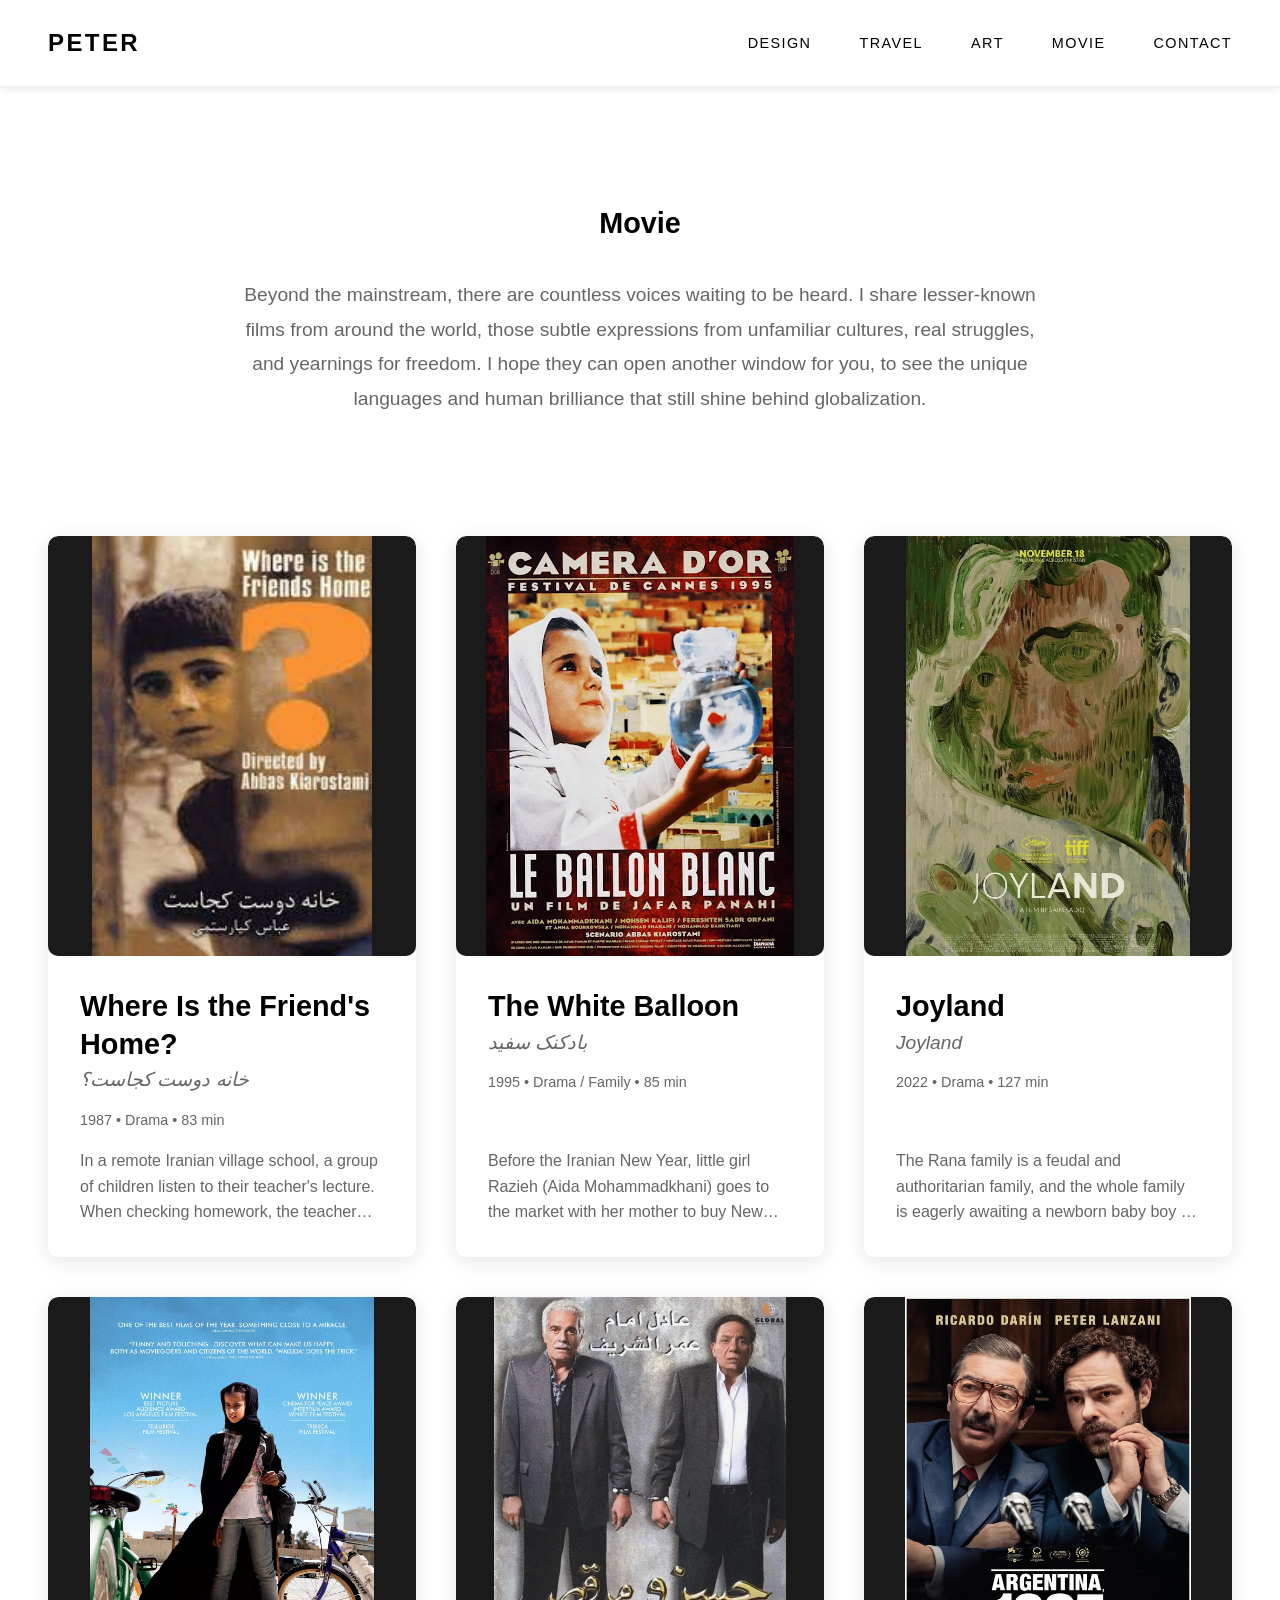
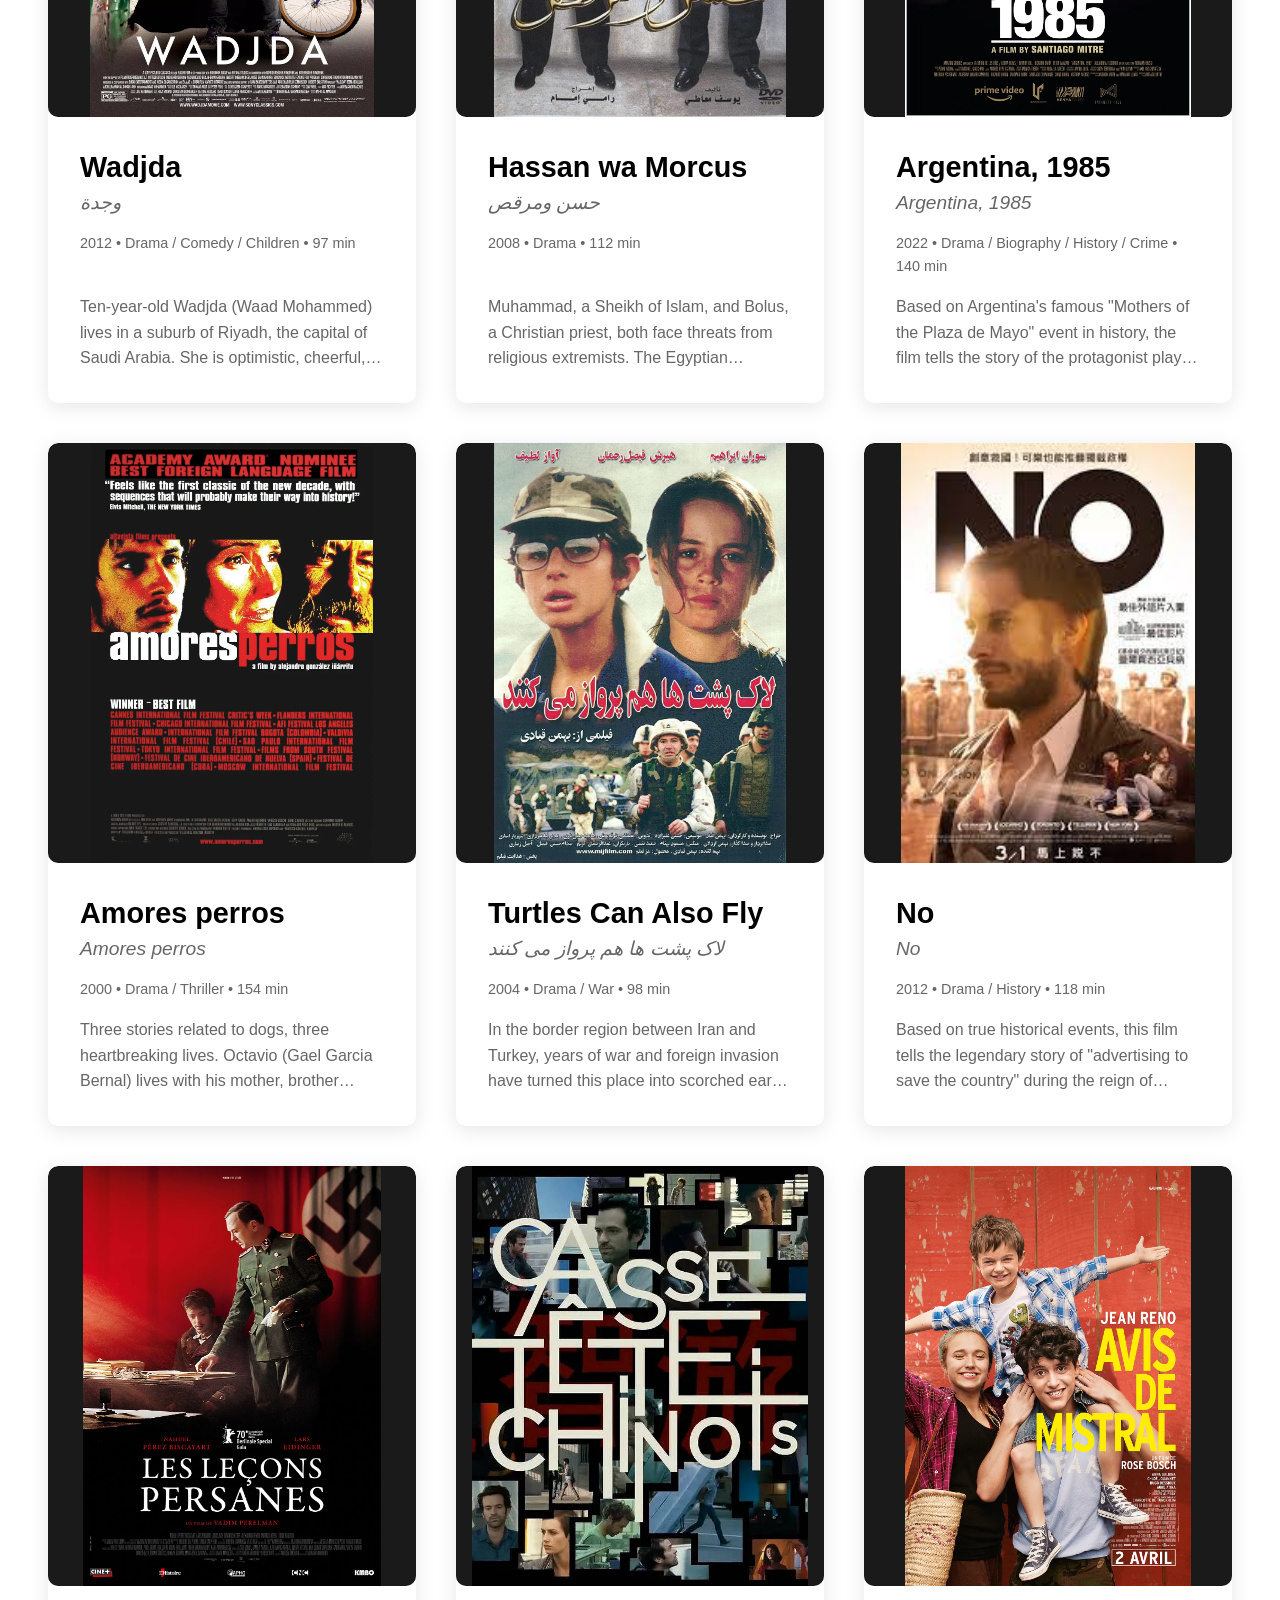
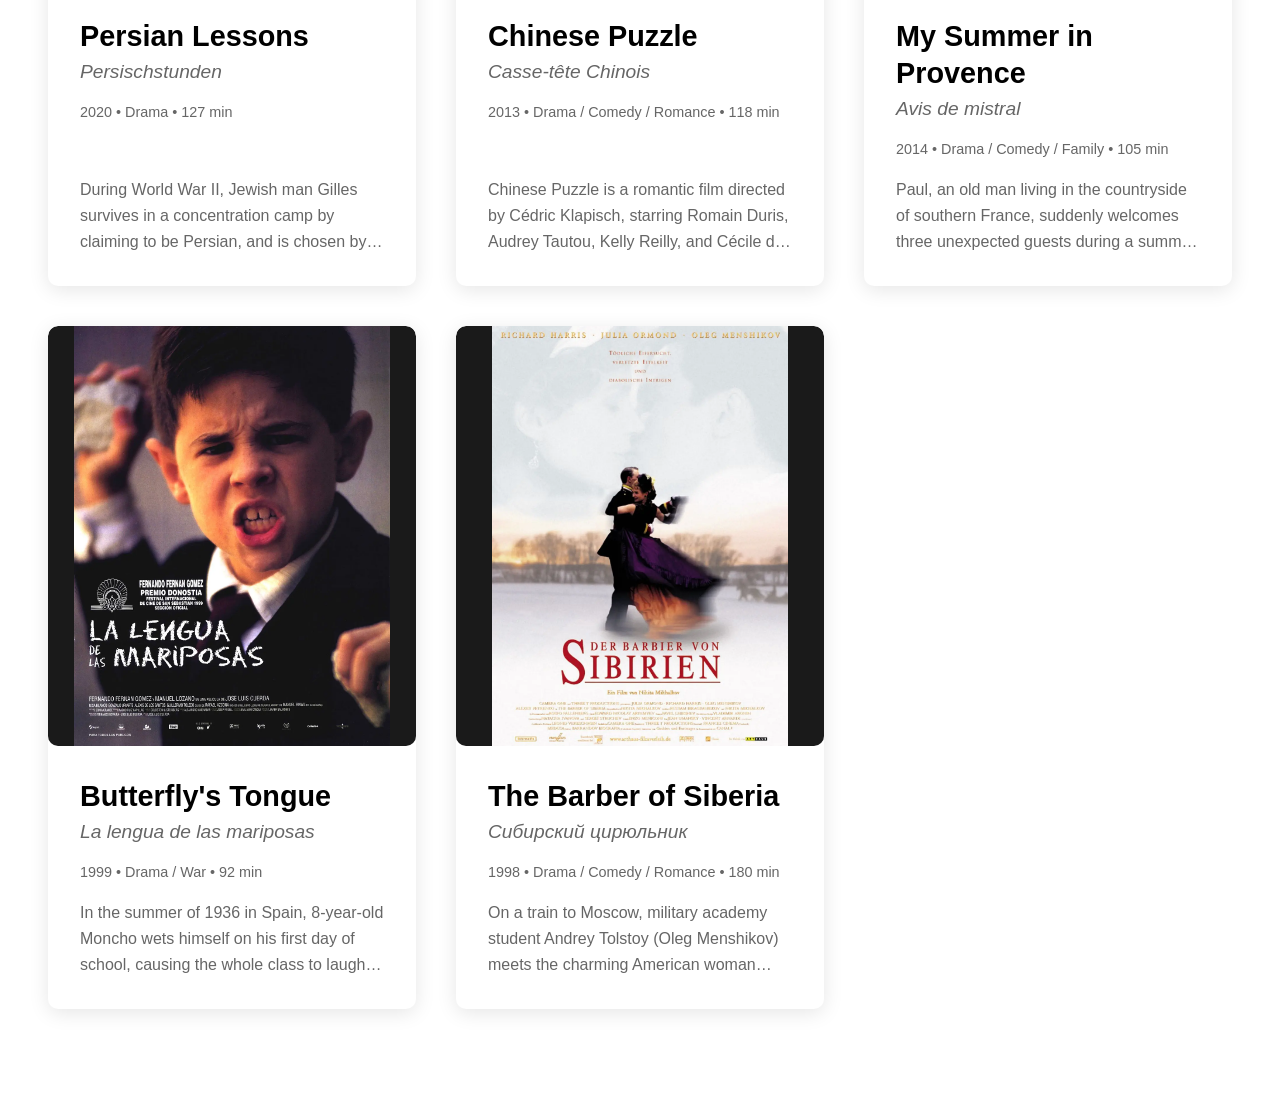
<file: src/movie.html>
<!DOCTYPE html>
<html lang="en">
<head>
    <meta charset="UTF-8">
    <meta name="viewport" content="width=device-width, initial-scale=1.0, maximum-scale=1.0, user-scalable=no, shrink-to-fit=no">
    <title>PETER LIN - Movie</title>
    <link rel="stylesheet" href="css/style.css">
    <script src="https://cdnjs.cloudflare.com/ajax/libs/gsap/3.12.2/gsap.min.js"></script>
    <script src="js/languages.js"></script>
</head>
<body class="movie-page">
    <!-- Navigation -->
    <nav class="main-nav" id="mainNav">
        <div class="nav-brand dropdown" id="navBrand">
            <a href="index.html" class="nav-link" id="brandLink">PETER</a>
            <div class="dropdown-menu" id="languageMenu">
                <a href="#" class="dropdown-item" data-lang="en" data-name="PETER">PETER</a>
                <a href="#" class="dropdown-item" data-lang="es" data-name="PEDRO">PEDRO</a>
                <a href="#" class="dropdown-item" data-lang="ar" data-name="بطرس">بطرس</a>
                <a href="#" class="dropdown-item" data-lang="zh" data-name="皮特">皮特</a>
            </div>
        </div>
        <div class="nav-links">
            <div class="nav-item">
                <a href="design.html" class="nav-link" data-i18n="nav.designer">DESIGN</a>
            </div>
            <div class="nav-item">
                <a href="backpacker.html" class="nav-link" data-i18n="nav.backpacker">TRAVEL</a>
            </div>
            <div class="nav-item">
                <a href="art.html" class="nav-link" data-i18n="nav.art">ART</a>
            </div>
            <div class="nav-item">
                <a href="movie.html" class="nav-link" data-i18n="nav.movie">MOVIE</a>
            </div>
            <div class="nav-item">
                <a href="contact.html" class="nav-link" data-i18n="nav.contact">CONTACT</a>
            </div>
        </div>
    </nav>

    <!-- Movie Content -->
    <main class="home-main">
        <section class="featured-projects" id="movie-section">
            <div class="section-header">
                <h2 class="section-title" data-i18n="movie.title">Movie</h2>
                <div class="section-description" style="max-width: 800px; margin: 2rem auto; text-align: center; line-height: 1.8; color: var(--accent-color);">
                    <p data-i18n="movie.description"></p>
                </div>
            </div>
            
            <div class="featured-container" id="movieContainer">
                <!-- Movies will be dynamically loaded as cards -->
                <div style="text-align: center; padding: 4rem; color: #666;">
                    <p style="font-size: 1.2rem;" data-i18n="movie.comingSoon">Coming soon...</p>
                </div>
            </div>
        </section>
    </main>

    <script src="js/navigation.js"></script>
    <script src="js/movie.js"></script>
    <script>
        if (typeof LanguageManager !== 'undefined') {
            LanguageManager.init();
        }
    </script>
</body>
</html>
</file>
<file: src/css/style.css>
/* Reset and Base Styles */
* {
    margin: 0;
    padding: 0;
    box-sizing: border-box;
}

:root {
    --primary-color: #000;
    --secondary-color: #fff;
    --accent-color: #666;
    --hover-color: #333;
    --transition-speed: 0.3s;
}

body {
    font-family: 'Helvetica Neue', Arial, sans-serif;
    line-height: 1.6;
    color: var(--primary-color);
    background-color: var(--secondary-color);
    overflow-x: hidden;
}

/* Entry Page Styles */
.entry-page {
    height: 100vh;
    display: flex;
    align-items: center;
    justify-content: center;
    background: var(--secondary-color);
    overflow: hidden;
}

.entry-container {
    text-align: center;
    position: relative;
}

.hello-text {
    font-size: 5rem;
    font-weight: 300;
    letter-spacing: 0.2em;
    margin-bottom: 4rem;
    opacity: 0;
    transform: translateY(50px) scale(0.8);
}


.aliases-container {
    display: flex;
    flex-direction: column;
    align-items: center;
    gap: 1.5rem;
    margin-top: 3rem;
}

.alias-wrapper {
    display: flex;
    flex-direction: column;
    align-items: center;
    position: relative;
}

.alias-item {
    font-size: 2.5rem;
    font-weight: 400;
    letter-spacing: 0.1em;
    cursor: pointer;
    transition: opacity 0.3s ease, text-decoration 0.6s ease;
    opacity: 0;
    transform: scale(0.8);
    text-decoration: none;
}

.identity-container {
    margin-top: 1.5rem;
    padding: 1.5rem 2rem;
    max-width: 600px;
    text-align: center;
    width: 100%;
}

.identity-name {
    font-size: 1.4rem;
    font-weight: 400;
    letter-spacing: 0.05em;
    margin-bottom: 1rem;
    transition: all 0.6s ease;
    line-height: 1.4;
}

.identity-name.replacement {
    opacity: 0;
    color: #ff3333;
    font-weight: 600;
    margin-top: 0.5rem;
}

.hidden-message {
    font-size: 0.95rem;
    color: #666;
    line-height: 1.8;
    margin-top: 1.5rem;
    padding: 1.2rem;
    background: rgba(255, 51, 51, 0.05);
    border-left: 4px solid #ff3333;
    opacity: 0;
    border-radius: 4px;
    text-align: left;
}

/* Navigation Styles */
.main-nav {
    position: fixed;
    top: 0;
    left: 0;
    right: 0;
    z-index: 1000;
    background: rgba(255, 255, 255, 0.95);
    backdrop-filter: blur(10px);
    padding: 1.5rem 3rem;
    display: flex;
    justify-content: space-between;
    align-items: center;
    box-shadow: 0 2px 10px rgba(0, 0, 0, 0.1);
}

.nav-brand {
    position: relative;
    z-index: 1001;
}

.nav-brand .nav-link {
    font-size: 1.5rem;
    font-weight: 700;
    letter-spacing: 0.1em;
    text-transform: none;
}

.nav-links {
    display: flex;
    gap: 3rem;
    align-items: center;
}

.nav-item {
    position: relative;
}

.nav-link {
    text-decoration: none;
    color: var(--primary-color);
    font-size: 0.9rem;
    font-weight: 500;
    letter-spacing: 0.1em;
    text-transform: uppercase;
    transition: color var(--transition-speed) ease;
}

.nav-link:hover {
    color: var(--hover-color);
}

.dropdown {
    position: relative;
}

.dropdown-menu {
    position: absolute;
    top: 100%;
    left: 0;
    background: var(--secondary-color);
    min-width: 200px;
    box-shadow: 0 4px 20px rgba(0, 0, 0, 0.15);
    opacity: 0;
    visibility: hidden;
    transform: translateY(-10px);
    transition: all var(--transition-speed) ease;
    margin-top: 1rem;
    padding: 0.5rem 0;
    direction: ltr;
    text-align: left;
    z-index: 1001;
}

.dropdown:hover .dropdown-menu {
    opacity: 1;
    visibility: visible;
    transform: translateY(0);
    z-index: 1001;
}

/* Ensure dropdown menu stays visible when opened by click (has inline styles) */
.dropdown-menu[style*="opacity: 1"],
.dropdown-menu[style*="visibility: visible"] {
    opacity: 1 !important;
    visibility: visible !important;
    transform: translateY(0) !important;
    z-index: 1001 !important;
}

.dropdown-item {
    display: block;
    padding: 0.75rem 1.5rem;
    color: var(--primary-color);
    text-decoration: none;
    font-size: 0.85rem;
    transition: background var(--transition-speed) ease;
}

.dropdown-item:hover {
    background: rgba(0, 0, 0, 0.05);
}

/* Language Modal */
.language-modal {
    position: fixed;
    top: 0;
    left: 0;
    right: 0;
    bottom: 0;
    background: rgba(0, 0, 0, 0.8);
    display: none;
    align-items: center;
    justify-content: center;
    z-index: 2000;
    opacity: 0;
    transition: opacity var(--transition-speed) ease;
}

.language-modal.active {
    display: flex;
    opacity: 1;
}

.language-modal-content {
    background: var(--secondary-color);
    padding: 3rem;
    border-radius: 10px;
    max-width: 500px;
    width: 90%;
}

.language-options {
    display: flex;
    flex-direction: column;
    gap: 1.5rem;
    align-items: center;
}

.language-option {
    font-size: 2rem;
    font-weight: 400;
    cursor: pointer;
    padding: 1rem 2rem;
    transition: transform 0.3s ease, background 0.3s ease;
    border-radius: 5px;
    width: 100%;
    text-align: center;
}

.language-option:hover {
    transform: scale(1.1);
    background: rgba(0, 0, 0, 0.05);
}

/* Home Page Styles */
.home-main {
    margin-top: 80px;
}

/* Section Headers */
.section-header {
    text-align: center;
    margin-bottom: 4rem;
}

.section-title {
    font-size: 3rem;
    font-weight: 700;
    margin-bottom: 1rem;
}

.section-subtitle {
    font-size: 1.2rem;
    color: var(--accent-color);
}

.section-description {
    font-size: 1.2rem !important;
    margin-top: 0.5rem;
}

.section-description p {
    font-size: 1.2rem !important;
    margin: 0;
}

/* 1. Hero Section - 英雄区域 */
.hero-section {
    position: relative;
    width: 100%;
    height: 100vh;
    overflow: hidden;
}

.hero-slider {
    position: relative;
    width: 100%;
    height: 100%;
}

.hero-slide {
    position: absolute;
    top: 0;
    left: 0;
    width: 100%;
    height: 100%;
    opacity: 0;
    transition: opacity 1s ease;
}

.hero-slide.active {
    opacity: 1;
    z-index: 1;
}

.hero-image {
    position: relative;
    width: 100%;
    height: 100%;
    overflow: hidden;
}

.hero-image img,
.hero-image video {
    width: 100%;
    height: 100%;
    object-fit: cover;
    transition: transform 8s ease;
}

.hero-slide.active .hero-image img,
.hero-slide.active .hero-image video {
    transform: scale(1.1);
}

.hero-overlay {
    position: absolute;
    top: 0;
    left: 0;
    right: 0;
    bottom: 0;
    background: linear-gradient(to bottom, rgba(0, 0, 0, 0.3) 0%, rgba(0, 0, 0, 0.6) 100%);
    z-index: 1;
}

/* Gray overlay for in-progress hero projects */
.hero-gray-overlay {
    position: absolute;
    top: 0;
    left: 0;
    right: 0;
    bottom: 0;
    background: rgba(128, 128, 128, 0.85);
    z-index: 2;
    pointer-events: none;
}

/* In Progress badge */
.in-progress-badge {
    display: inline-block;
    font-size: 0.6em;
    font-weight: 400;
    padding: 0.3em 0.8em;
    margin-left: 1rem;
    background: rgba(255, 255, 255, 0.2);
    border: 1px solid rgba(255, 255, 255, 0.3);
    border-radius: 4px;
    vertical-align: middle;
}

.hero-content {
    position: absolute;
    bottom: 0;
    left: 0;
    right: 0;
    padding: 6rem;
    color: var(--secondary-color);
    z-index: 2;
    max-width: 1200px;
    margin: 0 auto;
}

.hero-title {
    font-size: 5rem;
    font-weight: 700;
    margin-bottom: 1.5rem;
    text-shadow: 2px 2px 8px rgba(0, 0, 0, 0.5);
    opacity: 0;
    transform: translateY(30px);
    animation: fadeInUp 1s ease 0.3s forwards;
    position: relative;
}

.hero-subtitle {
    font-size: 1.5rem;
    margin-bottom: 2rem;
    text-shadow: 1px 1px 4px rgba(0, 0, 0, 0.5);
    opacity: 0;
    transform: translateY(30px);
    animation: fadeInUp 1s ease 0.5s forwards;
}

.hero-title.clickable-title {
    cursor: pointer;
    transition: all 0.3s ease;
    display: inline-block;
}

.hero-title.clickable-title:hover {
    transform: translateX(10px);
    opacity: 0.9;
}

.hero-title.clickable-title:active {
    transform: translateX(5px) scale(0.98);
}

.hero-controls {
    position: absolute;
    top: 50%;
    transform: translateY(-50%);
    width: 100%;
    display: flex;
    justify-content: space-between;
    padding: 0 3rem;
    z-index: 10;
    pointer-events: none;
}

.hero-arrow {
    background: transparent;
    border: none;
    color: var(--secondary-color);
    font-size: 3rem;
    font-weight: 900;
    width: auto;
    height: auto;
    border-radius: 0;
    cursor: pointer;
    transition: all var(--transition-speed) ease;
    pointer-events: all;
    padding: 0.5rem 1rem;
    line-height: 1;
}

.hero-arrow:hover {
    opacity: 0.7;
    transform: scale(1.1);
}

.hero-indicators {
    position: absolute;
    bottom: 3rem;
    left: 50%;
    transform: translateX(-50%);
    display: flex;
    gap: 1rem;
    z-index: 10;
}

.hero-indicator {
    width: 12px;
    height: 12px;
    border-radius: 50%;
    background: rgba(255, 255, 255, 0.5);
    cursor: pointer;
    transition: all var(--transition-speed) ease;
}

.hero-indicator.active {
    background: var(--secondary-color);
    transform: scale(1.3);
}

@keyframes fadeInUp {
    to {
        opacity: 1;
        transform: translateY(0);
    }
}

/* 2. Featured Projects - 特色项目展示 */
.featured-projects {
    padding: 6rem 3rem;
    background: var(--secondary-color);
}

/* Center-align section headers on design, art, and movie pages */
.design-page .section-header,
.art-page .section-header,
.movie-page .section-header,
.backpacker-page .section-header {
    text-align: center;
}

.design-page .section-header .section-title,
.design-page .section-header .section-subtitle,
.art-page .section-header .section-title,
.art-page .section-header .section-subtitle,
.movie-page .section-header .section-title,
.movie-page .section-header .section-subtitle,
.backpacker-page .section-header .section-title,
.backpacker-page .section-header .section-subtitle {
    margin-left: auto;
    margin-right: auto;
    text-align: center;
}

.featured-container {
    max-width: 1400px;
    margin: 0 auto;
    display: grid;
    grid-template-columns: repeat(auto-fit, minmax(350px, 1fr));
    gap: 3rem;
}

/* Movie page specific container */
.movie-page .featured-container {
    grid-template-columns: repeat(auto-fill, minmax(280px, 1fr));
    gap: 2.5rem;
}

.featured-card {
    position: relative;
    overflow: hidden;
    border-radius: 10px;
    background: var(--secondary-color);
    box-shadow: 0 4px 20px rgba(0, 0, 0, 0.1);
    transition: transform 0.3s ease, box-shadow 0.3s ease;
    opacity: 0;
    transform: translateY(50px);
}

.featured-card.visible {
    opacity: 1;
    transform: translateY(0);
}

.featured-card:hover {
    transform: translateY(-10px);
    box-shadow: 0 8px 30px rgba(0, 0, 0, 0.15);
}

.featured-image {
    position: relative;
    width: 100%;
    /* Keep card covers visually consistent even if source photos vary */
    aspect-ratio: 4 / 3;
    height: auto;
    min-height: 320px;
    max-height: 420px;
    overflow: hidden;
    border-radius: 10px;
}

.featured-image img,
.featured-image video {
    width: 100%;
    height: 100%;
    object-fit: cover;
    transition: transform 0.5s ease;
    border-radius: 10px;
    /* Prevent image downloading */
    -webkit-user-select: none;
    -moz-user-select: none;
    -ms-user-select: none;
    user-select: none;
    -webkit-user-drag: none;
    -khtml-user-drag: none;
    -moz-user-drag: none;
    -o-user-drag: none;
    pointer-events: none;
}

.featured-card:hover .featured-image img,
.featured-card:hover .featured-image video {
    transform: scale(1.1);
}

/* Kenya Locust project - adjust image crop position */
.featured-card[data-project="kenya-locust"] .featured-image img {
    object-position: center 85%;
}

/* Image protection overlay for design page */
.design-page .featured-image {
    position: relative;
}

.design-page .featured-image::before {
    content: '';
    position: absolute;
    top: 0;
    left: 0;
    right: 0;
    bottom: 0;
    z-index: 1;
    background: transparent;
    pointer-events: auto;
}

.design-page .featured-image img {
    pointer-events: none;
}

.design-page .featured-overlay {
    pointer-events: auto;
    z-index: 3;
}

.design-page .featured-overlay a {
    pointer-events: auto;
}

.featured-overlay {
    position: absolute;
    top: 0;
    left: 0;
    right: 0;
    bottom: 0;
    background: rgba(0, 0, 0, 0.7);
    display: flex;
    align-items: center;
    justify-content: center;
    opacity: 0;
    transition: opacity 0.3s ease;
    z-index: 2;
}

.featured-card:hover .featured-overlay {
    opacity: 1;
}

/* Gray overlay for in-progress projects */
.featured-gray-overlay {
    position: absolute;
    top: 0;
    left: 0;
    right: 0;
    bottom: 0;
    background: rgba(128, 128, 128, 0.85);
    z-index: 1;
    pointer-events: none;
}

/* In Progress overlay - always visible */
.featured-overlay.in-progress-overlay {
    opacity: 1;
    background: rgba(0, 0, 0, 0.5);
}

/* In Progress text styling */
.featured-link.in-progress {
    cursor: default;
    pointer-events: none;
}

.featured-link {
    color: var(--secondary-color);
    text-decoration: none;
    font-size: 1.2rem;
    font-weight: 600;
    padding: 1rem 2rem;
    border: 2px solid var(--secondary-color);
    border-radius: 5px;
    transition: all 0.3s ease;
}

.featured-link:hover {
    background: var(--secondary-color);
    color: var(--primary-color);
}

.featured-content {
    padding: 2rem;
}

.featured-content h3 {
    font-size: 1.8rem;
    font-weight: 700;
    margin-bottom: 1rem;
}

.featured-content .featured-subtitle {
    font-size: 1.4rem;
    font-weight: 400;
    margin-bottom: 0.75rem;
    color: var(--accent-color);
    line-height: 1.5;
}

.featured-content p {
    font-size: 1rem;
    line-height: 1.6;
    color: var(--accent-color);
}

/* Movie Card Styles */
.movie-card {
    display: flex;
    flex-direction: column;
    max-width: 400px;
    margin: 0 auto;
}

.movie-card .featured-image {
    height: auto;
}

.movie-poster {
    position: relative;
    width: 100%;
    aspect-ratio: 2/3;
    height: auto;
    min-height: 400px;
    background: #1a1a1a;
    border-radius: 10px;
    overflow: hidden;
}

.movie-poster img {
    width: 100%;
    height: 100%;
    object-fit: contain;
    display: block;
    border-radius: 10px;
}

.movie-rating-overlay {
    position: absolute;
    top: 1rem;
    right: 1rem;
    background: rgba(0, 0, 0, 0.8);
    backdrop-filter: blur(10px);
    padding: 0.5rem 1rem;
    border-radius: 8px;
    display: flex;
    align-items: center;
    gap: 0.5rem;
    z-index: 3;
}

.movie-rating {
    display: flex;
    align-items: center;
    gap: 0.5rem;
}

.rating-source {
    font-size: 0.85rem;
    color: rgba(255, 255, 255, 0.7);
    font-weight: 500;
}

.rating-value {
    font-size: 1.1rem;
    color: #fff;
    font-weight: 700;
}

.movie-content {
    flex: 1;
    display: flex;
    flex-direction: column;
}

.movie-title {
    font-size: 1.8rem;
    font-weight: 700;
    margin-bottom: 0.75rem;
    color: var(--primary-color);
    line-height: 1.3;
}

.movie-title-original {
    font-size: 1.2rem;
    font-weight: 400;
    font-style: italic;
    color: var(--accent-color);
    display: block;
    margin-top: 0.3rem;
}

.movie-meta {
    font-size: 0.9rem;
    color: var(--accent-color);
    margin-bottom: 1rem;
    display: flex;
    align-items: center;
    gap: 0.5rem;
    flex-wrap: wrap;
}

.movie-description {
    font-size: 1rem;
    line-height: 1.6;
    color: var(--accent-color);
    margin-top: auto;
    display: -webkit-box;
    -webkit-line-clamp: 3;
    line-clamp: 3;
    -webkit-box-orient: vertical;
    overflow: hidden;
}

/* 3. Project Grid - 项目分类网格 */
.project-grid-section {
    padding: 6rem 3rem;
    background: #f8f8f8;
}

.project-grid {
    max-width: 1400px;
    margin: 0 auto;
    display: grid;
    grid-template-columns: repeat(auto-fit, minmax(400px, 1fr));
    gap: 2rem;
}

.grid-item {
    position: relative;
    overflow: hidden;
    border-radius: 10px;
    aspect-ratio: 4/3;
    cursor: pointer;
    opacity: 0;
    transform: scale(0.9);
    transition: opacity 0.5s ease, transform 0.5s ease;
}

.grid-item.visible {
    opacity: 1;
    transform: scale(1);
}

.grid-item img {
    width: 100%;
    height: 100%;
    object-fit: cover;
    transition: transform 0.5s ease;
    border-radius: 10px;
}

.grid-item:hover img {
    transform: scale(1.1);
}

.grid-overlay {
    position: absolute;
    top: 0;
    left: 0;
    right: 0;
    bottom: 0;
    background: rgba(0, 0, 0, 0.7);
    display: flex;
    flex-direction: column;
    align-items: center;
    justify-content: center;
    opacity: 0;
    transition: opacity 0.3s ease;
    color: var(--secondary-color);
}

.grid-item:hover .grid-overlay {
    opacity: 1;
}

.grid-overlay h3 {
    font-size: 2rem;
    font-weight: 700;
    margin-bottom: 1rem;
}

.grid-overlay a {
    color: var(--secondary-color);
    text-decoration: none;
    font-size: 1.1rem;
    font-weight: 600;
    padding: 0.75rem 2rem;
    border: 2px solid var(--secondary-color);
    border-radius: 5px;
    transition: all 0.3s ease;
}

.grid-overlay a:hover {
    background: var(--secondary-color);
    color: var(--primary-color);
}

/* 4. Photography Preview - 摄影故事 */
.photography-preview {
    padding: 6rem 3rem;
    background: var(--secondary-color);
}

.stories-preview {
    max-width: 1400px;
    margin: 0 auto 3rem;
    display: grid;
    grid-template-columns: repeat(auto-fit, minmax(500px, 1fr));
    gap: 3rem;
}

.story-preview-item {
    display: grid;
    grid-template-columns: 1fr 1fr;
    gap: 2rem;
    align-items: center;
    opacity: 0;
    transform: translateX(-50px);
    transition: opacity 0.8s ease, transform 0.8s ease;
}

.story-preview-item.visible {
    opacity: 1;
    transform: translateX(0);
}

.story-preview-item:nth-child(even) {
    direction: rtl;
    transform: translateX(50px);
}

.story-preview-item:nth-child(even).visible {
    transform: translateX(0);
}

.story-preview-item:nth-child(even)>* {
    direction: ltr;
}

.story-preview-image {
    width: 100%;
    height: 520px;
    /* +30% height for larger visual */
    overflow: hidden;
    border-radius: 10px;
}

.story-preview-image img {
    width: 100%;
    height: 100%;
    object-fit: cover;
    transition: transform 0.5s ease;
    border-radius: 10px;
}

.story-preview-image.balkan-images {
    display: grid;
    grid-template-columns: 1fr 1fr;
    gap: 10px;
    height: 520px;
    /* +30% height for side-by-side sets */
}

.story-preview-image.balkan-images img {
    height: 100%;
    border-radius: 10px;
}

.story-preview-item:hover .story-preview-image img {
    transform: scale(1.1);
}

.story-preview-content h3 {
    font-size: 2rem;
    font-weight: 700;
    margin-bottom: 1rem;
}

.story-preview-content p {
    font-size: 1.1rem;
    line-height: 1.8;
    color: var(--accent-color);
    margin-bottom: 1.5rem;
}

.story-link {
    color: var(--primary-color);
    text-decoration: none;
    font-weight: 600;
    font-size: 1.1rem;
    transition: transform 0.3s ease;
    display: inline-block;
}

.story-link:hover {
    transform: translateX(10px);
}

.stories-cta {
    text-align: center;
    margin-top: 3rem;
}

.cta-button {
    display: inline-block;
    padding: 1rem 3rem;
    background: var(--primary-color);
    color: var(--secondary-color);
    text-decoration: none;
    font-weight: 600;
    font-size: 1.1rem;
    border-radius: 5px;
    transition: all 0.3s ease;
}

.cta-button:hover {
    background: var(--hover-color);
    transform: translateY(-3px);
    box-shadow: 0 10px 20px rgba(0, 0, 0, 0.2);
}

/* 5. Brand Statement - 个人品牌陈述 */
.brand-statement {
    padding: 6rem 3rem;
    background: #f8f8f8;
}

.statement-container {
    max-width: 1200px;
    margin: 0 auto;
    display: grid;
    grid-template-columns: 1.5fr 1fr;
    gap: 4rem;
    align-items: center;
}

.statement-content h2 {
    font-size: 3rem;
    font-weight: 700;
    margin-bottom: 2rem;
}

.statement-text {
    font-size: 1.2rem;
    line-height: 1.8;
    color: var(--accent-color);
    margin-bottom: 1.5rem;
}

.statement-tags {
    display: flex;
    flex-wrap: wrap;
    gap: 1rem;
    margin-top: 2rem;
}

.tag {
    padding: 0.5rem 1.5rem;
    background: var(--primary-color);
    color: var(--secondary-color);
    border-radius: 25px;
    font-size: 0.9rem;
    font-weight: 500;
}

.statement-image {
    width: 100%;
    height: 600px;
    overflow: hidden;
    border-radius: 10px;
}

.statement-image img {
    width: 100%;
    height: 100%;
    object-fit: cover;
}

/* 6. Contact CTA - 联系互动 */
.contact-cta {
    padding: 6rem 3rem;
    background: var(--primary-color);
    color: var(--secondary-color);
    text-align: center;
}

.cta-container h2 {
    font-size: 3.5rem;
    font-weight: 700;
    margin-bottom: 1.5rem;
}

.cta-container p {
    font-size: 1.3rem;
    margin-bottom: 3rem;
    opacity: 0.9;
}

.cta-buttons {
    display: flex;
    gap: 2rem;
    justify-content: center;
    flex-wrap: wrap;
}

.cta-primary,
.cta-secondary {
    padding: 1.2rem 3rem;
    text-decoration: none;
    font-weight: 600;
    font-size: 1.1rem;
    border-radius: 5px;
    transition: all 0.3s ease;
    display: inline-block;
}

.cta-primary {
    background: var(--secondary-color);
    color: var(--primary-color);
}

.cta-primary:hover {
    background: #e0e0e0;
    transform: translateY(-3px);
    box-shadow: 0 10px 20px rgba(0, 0, 0, 0.3);
}

.cta-secondary {
    background: transparent;
    color: var(--secondary-color);
    border: 2px solid var(--secondary-color);
}

.cta-secondary:hover {
    background: var(--secondary-color);
    color: var(--primary-color);
    transform: translateY(-3px);
}

.gallery-container {
    position: relative;
    width: 100%;
    height: 100%;
}

.project-slide {
    position: absolute;
    top: 0;
    left: 0;
    width: 100%;
    height: 100%;
    opacity: 0;
    transition: opacity 0.8s ease;
    cursor: pointer;
}

.project-slide.active {
    opacity: 1;
    z-index: 1;
}

.slide-image {
    position: relative;
    width: 100%;
    height: 100%;
    overflow: hidden;
}

.slide-image img {
    width: 100%;
    height: 100%;
    object-fit: cover;
    transition: transform 0.5s ease, opacity 0.5s ease;
}

.project-slide:hover .slide-image img {
    transform: scale(1.05);
    opacity: 0.7;
}

.slide-overlay {
    position: absolute;
    top: 0;
    left: 0;
    right: 0;
    bottom: 0;
    background: linear-gradient(to bottom, transparent 0%, rgba(0, 0, 0, 0.5) 100%);
}

.slide-content {
    position: absolute;
    bottom: 0;
    left: 0;
    right: 0;
    padding: 4rem;
    color: var(--secondary-color);
    z-index: 2;
}

.slide-title {
    font-size: 4rem;
    font-weight: 700;
    margin-bottom: 1rem;
    text-shadow: 2px 2px 4px rgba(0, 0, 0, 0.5);
}

.slide-description {
    font-size: 1.2rem;
    max-width: 600px;
    text-shadow: 1px 1px 2px rgba(0, 0, 0, 0.5);
}

.gallery-controls {
    position: absolute;
    top: 50%;
    transform: translateY(-50%);
    width: 100%;
    display: flex;
    justify-content: space-between;
    padding: 0 3rem;
    z-index: 10;
    pointer-events: none;
}

.gallery-arrow {
    background: rgba(255, 255, 255, 0.2);
    border: 2px solid var(--secondary-color);
    color: var(--secondary-color);
    font-size: 2rem;
    width: 60px;
    height: 60px;
    border-radius: 50%;
    cursor: pointer;
    transition: all var(--transition-speed) ease;
    pointer-events: all;
    backdrop-filter: blur(10px);
}

.gallery-arrow:hover {
    background: rgba(255, 255, 255, 0.4);
    transform: scale(1.1);
}

.gallery-indicators {
    position: absolute;
    bottom: 2rem;
    left: 50%;
    transform: translateX(-50%);
    display: flex;
    gap: 1rem;
    z-index: 10;
}

.indicator {
    width: 12px;
    height: 12px;
    border-radius: 50%;
    background: rgba(255, 255, 255, 0.5);
    cursor: pointer;
    transition: all var(--transition-speed) ease;
}

.indicator.active {
    background: var(--secondary-color);
    transform: scale(1.3);
}

/* Project Details Section */
.project-details {
    padding: 6rem 3rem;
    background: var(--secondary-color);
}

.details-container {
    max-width: 1400px;
    margin: 0 auto;
    display: flex;
    flex-direction: column;
    gap: 4rem;
}

.project-card {
    display: grid;
    grid-template-columns: 1fr 1fr;
    gap: 3rem;
    align-items: center;
    opacity: 0;
    transform: translateY(50px);
    transition: opacity 0.8s ease, transform 0.8s ease;
}

.project-card.visible {
    opacity: 1;
    transform: translateY(0);
}

.project-card:nth-child(even) {
    direction: rtl;
}

.project-card:nth-child(even)>* {
    direction: ltr;
}

.card-image {
    width: 100%;
    height: 500px;
    overflow: hidden;
    border-radius: 10px;
}

.card-image img {
    width: 100%;
    height: 100%;
    object-fit: cover;
    transition: transform 0.5s ease;
    border-radius: 10px;
}

.project-card:hover .card-image img {
    transform: scale(1.1);
}

.card-content h3 {
    font-size: 2.5rem;
    margin-bottom: 1.5rem;
    font-weight: 700;
}

.card-content p {
    font-size: 1.1rem;
    line-height: 1.8;
    color: var(--accent-color);
    margin-bottom: 2rem;
}

.card-link {
    display: inline-block;
    color: var(--primary-color);
    text-decoration: none;
    font-weight: 600;
    font-size: 1.1rem;
    transition: transform 0.3s ease;
}

.card-link:hover {
    transform: translateX(10px);
}

/* Project Detail Page */
.project-detail-main {
    margin-top: 80px;
}

.detail-hero {
    width: 100%;
    height: 70vh;
    overflow: hidden;
    border-radius: 10px;
}

.detail-hero img {
    width: 100%;
    height: 100%;
    object-fit: cover;
    border-radius: 10px;
}

.detail-hero video {
    width: 100%;
    height: 100%;
    object-fit: cover;
    display: block;
    border-radius: 10px;
}

.detail-content {
    max-width: 1200px;
    margin: 0 auto;
    padding: 4rem 3rem;
}

.detail-title {
    font-size: 4rem;
    font-weight: 700;
    margin-bottom: 3rem;
}

.detail-sections {
    display: flex;
    flex-direction: column;
    gap: 2rem;
}

.detail-section {
    border-bottom: none;
    padding-bottom: 2rem;
}

/* Up Next Module - appears after all content, before Contact */
/* Positioned outside main to not affect content centering */
/* Aligned with detail-content padding */
.up-next-section {
    max-width: 1200px;
    margin: 4rem auto 0;
    padding: 2.5rem 3rem 1.5rem;
    box-sizing: border-box;
    width: 100%;
    clear: both;
    position: relative;
    padding-left: 3rem;
    /* Match detail-content padding, no extra space for line */
}

/* Vertical line removed from section - will be on header only */

/* Ensure all content starts at the same position as detail-title (3rem) */
.up-next-header,
.up-next-grid {
    margin-left: 0;
    padding-left: 0;
    position: relative;
}

.up-next-header {
    margin-bottom: 1rem;
    /* Reduced from 1.75rem (43% reduction) */
    text-align: left !important;
    padding-left: 0;
    margin-left: 0;
    position: relative;
    padding-left: 1rem;
    /* Increased from 0.75rem - more space for vertical line (16px) */
}

/* Vertical line - only within header title range */
.up-next-header::before {
    content: '';
    position: absolute;
    left: 0;
    top: 0;
    bottom: auto;
    width: 9px;
    /* Doubled from 4.5px - much thicker line */
    background-color: #d0d0d0;
    height: 2.16rem;
    /* Reduced by 20% from 2.7rem (2.7rem * 0.8 = 2.16rem) */
}

/* Ensure header text aligns with detail-title */
.up-next-header h2 {
    font-size: 2.25rem;
    font-weight: 700;
    margin-bottom: 0.35rem;
    /* Reduced from 0.5rem (30% reduction) */
    color: #000;
    letter-spacing: -0.02em;
    line-height: 1.2;
    /* Keep normal line height for single line */
    padding-left: 0;
    margin-left: 0;
    position: relative;
}

.up-next-header p {
    font-size: 1.05rem;
    color: #555;
    font-weight: 400;
    line-height: 1.6;
}

.up-next-grid {
    display: grid;
    grid-template-columns: 1fr;
    gap: 0;
    margin-top: 0;
}

.up-next-item {
    cursor: pointer;
    transition: transform 0.3s ease, color 0.3s ease;
    padding: 0.65rem 0;
    /* Reduced from 1rem (35% reduction) */
    text-align: left !important;
    padding-left: 0;
    margin-left: 0;
}

.up-next-content {
    padding-left: 0;
    margin-left: 0;
    text-align: left;
}

.up-next-item:hover {
    transform: translateX(10px);
    color: #000;
}

/* Level 1: Title - Maximum font size, highest contrast */
/* All titles aligned to the same starting position */
.up-next-content h3 {
    font-size: 1.5rem;
    font-weight: 700;
    margin-bottom: 0.35rem;
    /* Reduced from 0.5rem (30% reduction) */
    margin-top: 0;
    margin-left: 0;
    padding-left: 0;
    color: #000;
    line-height: 1.25;
    /* Reduced from 1.3 for multi-line titles (1.2-1.3 range) */
    letter-spacing: -0.01em;
    transition: color 0.3s ease;
    text-align: left;
}

.up-next-item:hover .up-next-content h3 {
    color: #c00000;
}

/* Level 2: Summary - Medium font size, appropriate contrast */
/* Aligned with title starting position */
.up-next-content p {
    font-size: 1rem;
    color: #444;
    line-height: 1.6;
    /* Maintained 1.5-1.6 range for readability */
    font-weight: 400;
    margin-bottom: 0.15rem;
    /* Reduced from 0.25rem (40% reduction) */
    margin-top: 0;
    margin-left: 0;
    padding-left: 0;
    text-align: left;
}

/* Level 3: Metadata - Small font size, lower contrast (if needed in future) */
.up-next-meta {
    font-size: 0.875rem;
    color: #777;
    font-weight: 300;
    line-height: 1.5;
    margin-top: 0.25rem;
}

/* RTL languages (Arabic) - align right */
[dir="rtl"] .up-next-header,
html[lang="ar"] .up-next-header,
html[lang="ar"] .up-next-item {
    text-align: right !important;
}

/* RTL: Move vertical line to right side, aligned with content */
[dir="rtl"] .up-next-section,
html[lang="ar"] .up-next-section {
    padding-left: 3rem;
    padding-right: 3rem;
}

/* RTL: Move vertical line to right side of header */
[dir="rtl"] .up-next-header,
html[lang="ar"] .up-next-header {
    padding-left: 0;
    padding-right: 1rem;
    /* Increased to match left padding */
}

[dir="rtl"] .up-next-header::before,
html[lang="ar"] .up-next-header::before {
    left: auto;
    right: 0;
}

[dir="rtl"] .up-next-item:hover,
html[lang="ar"] .up-next-item:hover {
    transform: translateX(-10px);
}

/* LTR languages (English, Spanish, Chinese) - align left by default */
html[lang="en"] .up-next-header,
html[lang="es"] .up-next-header,
html[lang="zh"] .up-next-header,
html[lang="en"] .up-next-item,
html[lang="es"] .up-next-item,
html[lang="zh"] .up-next-item {
    text-align: left !important;
}

/* Force left alignment for all LTR content in up-next-section */
.up-next-section {
    direction: ltr;
}

[dir="rtl"] .up-next-section,
html[lang="ar"] .up-next-section {
    direction: rtl;
}

@media (max-width: 1024px) {
    .up-next-header h2 {
        font-size: 2rem;
    }

    .up-next-content h3 {
        font-size: 1.375rem;
    }
}

@media (max-width: 800px) {
    .up-next-section {
        margin-top: 2rem;
        padding: 1.5rem 1.5rem 1.25rem;
        /* Match detail-content mobile padding (2rem 1.5rem) */
        width: 100% !important;
        box-sizing: border-box !important;
        overflow-x: hidden !important;
        /* Prevent horizontal scrolling */
    }

    .up-next-header {
        margin-bottom: 0.9rem;
        /* Reduced from 1.5rem (40% reduction) */
        padding-left: 0.875rem;
        /* Increased from 0.625rem - more space on mobile (14px) */
    }

    /* Vertical line on mobile - adjust height for smaller font */
    .up-next-header::before {
        width: 8px;
        /* Doubled from 4px - much thicker on mobile */
        height: 1.8rem;
        /* Reduced by 20% from 2.25rem (2.25rem * 0.8 = 1.8rem) */
    }

    /* RTL mobile: move line to right */
    [dir="rtl"] .up-next-header,
    html[lang="ar"] .up-next-header {
        padding-left: 0;
        padding-right: 0.875rem;
        /* Increased to match left padding */
    }

    .up-next-header h2 {
        font-size: 1.875rem;
        margin-bottom: 0.35rem;
        /* Reduced from 0.5rem (30% reduction) */
        line-height: 1.2;
    }

    .up-next-header p {
        font-size: 0.95rem;
    }

    .up-next-item {
        padding: 0.6rem 0;
        /* Reduced from 0.875rem (31% reduction) */
    }

    .up-next-content h3 {
        font-size: 1.25rem;
        margin-bottom: 0.25rem;
        /* Reduced from 0.375rem (33% reduction) */
        line-height: 1.3;
        /* Slightly more on mobile for readability, still in 1.2-1.3 range */
    }

    .up-next-content p {
        font-size: 0.9375rem;
        line-height: 1.6;
        /* Maintained for readability */
        margin-bottom: 0.15rem;
        /* Reduced from 0.25rem (40% reduction) */
    }

    .up-next-meta {
        font-size: 0.8125rem;
    }

    .up-next-grid {
        grid-template-columns: 1fr;
        gap: 0;
    }
}

/* Ensure Up Next matches detail-content padding on mobile */
@media (max-width: 800px) {

    /* Mobile detail page text content - fixed 0.6rem margin from borders */
    .detail-content {
        padding: 0.6rem;
    }

    /* Reset padding for nested containers to avoid double padding */
    .detail-content .detail-sections,
    .detail-content .detail-section,
    .detail-content .section-content,
    .detail-content .section-header {
        padding-left: 0;
        padding-right: 0;
    }

    /* Magazine inside detail-content should not add extra padding */
    .detail-content .magazine {
        padding-left: 0 !important;
        padding-right: 0 !important;
    }

    /* Exclude full-width images and media from padding - detail-hero is outside detail-content */
    .detail-hero,
    .detail-hero img,
    .detail-hero video {
        width: 100%;
        margin-left: 0;
        margin-right: 0;
        padding-left: 0;
        padding-right: 0;
    }

    /* Images and videos inside detail-content should be full-width */
    .detail-content img,
    .detail-content video {
        width: calc(100% + 1.2rem);
        margin-left: -0.6rem;
        margin-right: -0.6rem;
        padding-left: 0;
        padding-right: 0;
        display: block;
    }

    /* Ensure images and videos in sections are full-width */
    .detail-content .section-content img,
    .detail-content .section-content video,
    .detail-content .magazine img,
    .detail-content .magazine video {
        width: calc(100% + 1.2rem);
        margin-left: -0.6rem;
        margin-right: -0.6rem;
        padding-left: 0;
        padding-right: 0;
        display: block;
    }

    /* Mobile image carousel - convert side-by-side images to single sliding view */
    /* Target: grid containers with multiple images (2 or 3 images side by side) in magazine content */
    .magazine .grid-2-col,
    .magazine .grid-3-col {
        /* Convert grid to horizontal scrolling carousel */
        display: flex !important;
        flex-wrap: nowrap !important;
        overflow-x: auto !important;
        overflow-y: hidden !important;
        scroll-snap-type: x mandatory !important;
        scroll-behavior: smooth !important;
        gap: 0 !important;
        padding: 0 !important;
        margin: 2rem 0 !important;
        /* Normal margin, stay within magazine boundaries */
        position: relative !important;
        width: 100% !important;
        /* Full width of magazine container */
        box-sizing: border-box !important;

        /* Enhanced touch support for mobile scrolling */
        touch-action: pan-x pinch-zoom !important;
        /* Allow horizontal panning and pinch zoom */
        -webkit-overflow-scrolling: touch !important;
        scrollbar-width: none !important;
        -ms-overflow-style: none !important;
    }

    /* Hide scrollbars for carousel */
    .magazine .grid-2-col::-webkit-scrollbar,
    .magazine .grid-3-col::-webkit-scrollbar {
        display: none !important;
    }

    /* Individual image containers in carousel - single image per view */
    .magazine .grid-2-col>div,
    .magazine .grid-3-col>div {
        flex: 0 0 100% !important;
        /* 100% of carousel container width */
        overflow: hidden !important;
        border-radius: 10px !important;
        background: #f0f0f0 !important;
        display: flex !important;
        align-items: center !important;
        justify-content: center !important;
        scroll-snap-align: start !important;
        margin: 0 !important;
        padding: 0 !important;
        box-sizing: border-box !important;
    }

    /* Maintain aspect ratios for different image counts */
    .magazine .grid-2-col>div {
        aspect-ratio: 3/2 !important;
    }

    .magazine .grid-3-col>div {
        aspect-ratio: 4/3 !important;
    }

    /* Images within carousel containers */
    .magazine .grid-2-col>div img,
    .magazine .grid-3-col>div img {
        width: 100% !important;
        height: 100% !important;
        object-fit: cover !important;
        display: block !important;
        border-radius: 10px !important;
        box-shadow: 0 4px 6px rgba(0, 0, 0, 0.1) !important;
    }

    /* Add visual hint for scrollable content */
    .magazine .grid-2-col::before,
    .magazine .grid-3-col::before {
        content: '⟨⟩' !important;
        position: absolute !important;
        top: 50% !important;
        right: 15px !important;
        transform: translateY(-50%) !important;
        font-size: 16px !important;
        color: rgba(0, 0, 0, 0.3) !important;
        pointer-events: none !important;
        z-index: 5 !important;
        font-weight: bold !important;
    }

    .up-next-section {
        padding: 1.5rem 1.5rem;
    }

    /* Mobile contact info - single column display */
    .contact-info {
        display: flex !important;
        flex-direction: column !important;
        gap: 2rem !important;
        grid-template-columns: none !important;
    }

    .info-item {
        text-align: center !important;
    }

    /* Mobile social links - horizontal layout */
    .social-links {
        flex-direction: row !important;
        justify-content: center !important;
        gap: 1rem !important;
    }

    .social-link {
        padding: 0.5rem !important;
    }

    /* Mobile detail contact icons - 2-row layout */
    .detail-contact-icons {
        display: grid !important;
        grid-template-columns: repeat(3, 1fr) !important;
        /* 3 buttons per row */
        gap: 0.75rem 0.5rem !important;
        /* Reduced horizontal gap, normal vertical gap */
        justify-items: center !important;
        padding: 0.5rem !important;
    }

    .detail-contact-icon-link {
        padding: 0.5rem !important;
        /* Comfortable touch target */
        display: flex !important;
        align-items: center !important;
        justify-content: center !important;
        min-width: 2.5rem !important;
        /* Ensure good touch target */
        min-height: 2.5rem !important;
        transition: transform 0.2s ease !important;
    }

    .detail-contact-icon-link:hover {
        transform: scale(1.1) !important;
    }

    .detail-contact-icon {
        width: 22px !important;
        /* Slightly larger for better visibility */
        height: 22px !important;
    }
}

/* Magazine Style - Simplified */
.magazine {
    max-width: 800px;
    margin: 0 auto;
    font-family: 'Helvetica Neue', Arial, sans-serif;
    font-size: 16px;
    line-height: 1.7;
    padding: 0 2rem;
}

.magazine p {
    margin-bottom: 1.5rem;
    color: #333;
}

.magazine .lead {
    font-size: 18px;
    font-weight: 300;
    margin-bottom: 2rem;
    color: #000;
}

.magazine .highlight {
    color: #000;
    font-weight: 400;
    margin: 2rem 0;
}

.magazine .section {
    font-weight: 300;
    font-size: 14px;
    letter-spacing: 0.1em;
    margin-top: 3rem;
    margin-bottom: 1.5rem;
    color: #666;
    text-transform: uppercase;
}

.magazine blockquote {
    font-style: normal;
    margin: 2rem 0;
    padding-left: 0;
    border-left: none;
    color: #666;
    font-size: 15px;
}

.magazine img {
    width: 100%;
    height: auto;
    margin: 3rem 0;
    display: block;
    max-width: 100%;
    border-radius: 10px;
}

.section-content .magazine {
    overflow: visible;
}

@media (max-width: 800px) {
    .magazine {
        padding: 0 1.5rem;
        font-size: 15px;
    }

    .magazine .lead {
        font-size: 17px;
    }
}

.section-header {
    display: flex;
    justify-content: space-between;
    align-items: center;
    cursor: pointer;
    padding: 1.5rem 0;
    transition: color var(--transition-speed) ease;
}

.section-header:hover {
    color: var(--hover-color);
}

.section-header h2 {
    font-size: 1.8rem;
    font-weight: 600;
}

/* Override: center section headers on design/art/movie pages */
.design-page .section-header,
.art-page .section-header,
.movie-page .section-header,
.backpacker-page .section-header {
    display: block;
    text-align: center;
    justify-content: center;
    align-items: center;
}

.design-page .section-header .section-title,
.design-page .section-header .section-subtitle,
.art-page .section-header .section-title,
.art-page .section-header .section-subtitle,
.movie-page .section-header .section-title,
.movie-page .section-header .section-subtitle,
.backpacker-page .section-header .section-title,
.backpacker-page .section-header .section-subtitle {
    text-align: center;
    margin-left: auto;
    margin-right: auto;
}

.backpacker-page .section-header .section-description {
    font-size: 1.2rem !important;
    margin-top: 0.5rem;
}

.backpacker-page .section-header .section-description p {
    font-size: 1.2rem !important;
    margin: 0;
}

.section-toggle {
    font-size: 1.5rem;
    transition: transform var(--transition-speed) ease;
}

.section-toggle.expanded {
    transform: rotate(180deg);
}

.section-content {
    max-height: 0;
    overflow: hidden;
    transition: max-height 0.5s ease;
    padding: 0 1rem;
}

.section-content.expanded {
    max-height: none;
    padding: 1rem;
    overflow: visible;
}

.section-content p {
    font-size: 1.1rem;
    line-height: 1.8;
    color: var(--accent-color);
    margin-bottom: 0.5rem;
}

/* Backpacker Page */
.backpacker-main {
    margin-top: 80px;
    padding: 0;
}

.backpacker-hero-video {
    position: relative;
    width: 100%;
    height: 70vh;
    min-height: 500px;
    overflow: hidden;
    margin-bottom: 4rem;
}

.backpacker-hero-video video {
    width: 100%;
    height: 100%;
    object-fit: cover;
    object-position: center;
}

.backpacker-hero-overlay {
    position: absolute;
    top: 0;
    left: 0;
    right: 0;
    bottom: 0;
    background: linear-gradient(to bottom, rgba(0, 0, 0, 0.3) 0%, rgba(0, 0, 0, 0.1) 50%, rgba(0, 0, 0, 0.3) 100%);
    pointer-events: none;
}

.backpacker-header {
    text-align: center;
    margin-bottom: 4rem;
    padding: 0 3rem;
}

.backpacker-header h1 {
    font-size: 4rem;
    font-weight: 700;
    margin-bottom: 1rem;
}

.backpacker-subtitle {
    font-size: 1.2rem;
    color: var(--accent-color);
}

/* Art Page */
.art-main {
    margin-top: 80px;
    padding: 4rem 3rem;
}

.art-header {
    text-align: center;
    margin-bottom: 4rem;
}

.art-header h1 {
    font-size: 4rem;
    font-weight: 700;
    margin-bottom: 1rem;
}

.art-subtitle {
    font-size: 1.2rem;
    color: var(--accent-color);
}

.art-gallery {
    max-width: 1400px;
    margin: 0 auto;
}

.art-item {
    margin-bottom: 4rem;
}

.art-image {
    width: 100%;
    margin-bottom: 2rem;
    overflow: hidden;
}

.art-image img,
.art-image video {
    width: 100%;
    height: auto;
    display: block;
    transition: transform 0.3s ease;
    border-radius: 10px;
}

.art-image:hover img,
.art-image:hover video {
    transform: scale(1.02);
}

.art-content {
    text-align: center;
    max-width: 800px;
    margin: 0 auto;
}

.art-content h3 {
    font-size: 2rem;
    font-weight: 600;
    margin-bottom: 1rem;
}

.art-content p {
    font-size: 1.1rem;
    line-height: 1.8;
    color: var(--accent-color);
}

.continent-filter {
    display: flex;
    justify-content: center;
    gap: 1rem;
    margin-bottom: 3rem;
    flex-wrap: wrap;
}

.filter-btn {
    padding: 0.75rem 2rem;
    background: transparent;
    border: 2px solid var(--primary-color);
    color: var(--primary-color);
    font-size: 0.9rem;
    font-weight: 500;
    cursor: pointer;
    transition: all var(--transition-speed) ease;
    text-transform: uppercase;
    letter-spacing: 0.1em;
}

.filter-btn:hover,
.filter-btn.active {
    background: var(--primary-color);
    color: var(--secondary-color);
}

.photography-section {
    max-width: 1400px;
    padding: 0 3rem 4rem 3rem;
    margin: 0 auto;
    padding: 0 3rem;
}

.photo-stories {
    display: flex;
    flex-direction: column;
    gap: 4rem;
    margin-top: 3rem;
}

.story-item {
    display: grid;
    grid-template-columns: 1fr 1fr;
    gap: 3rem;
    align-items: center;
    opacity: 0;
    transform: translateY(50px);
    transition: opacity 0.8s ease, transform 0.8s ease;
}

.story-item.visible {
    opacity: 1;
    transform: translateY(0);
}

.story-item:nth-child(even) {
    direction: rtl;
}

.story-item:nth-child(even)>* {
    direction: ltr;
}

.story-images {
    display: grid;
    grid-template-columns: repeat(2, 1fr);
    gap: 1rem;
    position: relative;
}

.story-images img {
    width: 100%;
    height: 100%;
    object-fit: cover;
    border-radius: 10px;
    transition: transform 0.5s ease;
    cursor: pointer;
}

.story-images img:hover {
    transform: scale(1.05);
}

.story-images img:first-child {
    grid-column: 1 / -1;
    aspect-ratio: 4/3;
}

.story-images img:not(:first-child) {
    aspect-ratio: 4/3;
}

/* Handle different number of images */
.story-images.single-image img {
    grid-column: 1 / -1;
    aspect-ratio: 4/3;
}

.story-images.two-images img {
    grid-column: 1 / -1;
    aspect-ratio: 4/3;
}

.story-images.two-images img:last-child {
    margin-top: 1rem;
}

.story-content {
    padding: 2rem 0;
}

.story-content h3 {
    font-size: 2.5rem;
    font-weight: 700;
    margin-bottom: 1.5rem;
    line-height: 1.2;
}

.story-content p {
    font-size: 1.1rem;
    line-height: 1.8;
    color: var(--accent-color);
}

/* Contact Page */
.contact-main {
    margin-top: 80px;
    min-height: calc(100vh - 80px);
    display: flex;
    align-items: center;
    justify-content: center;
    padding: 4rem 3rem;
}

.contact-container {
    max-width: 800px;
    width: 100%;
    text-align: center;
}

.contact-header h1 {
    font-size: 4rem;
    font-weight: 700;
    margin-bottom: 2rem;
}

.contact-intro {
    font-size: 1.2rem;
    color: var(--accent-color);
    line-height: 1.8;
    margin-bottom: 4rem;
}

.contact-info {
    display: grid;
    grid-template-columns: repeat(auto-fit, minmax(250px, 1fr));
    gap: 3rem;
    text-align: left;
}

.info-item h3 {
    font-size: 1.2rem;
    font-weight: 600;
    margin-bottom: 1rem;
    text-transform: uppercase;
    letter-spacing: 0.1em;
}

.info-item p {
    font-size: 1.1rem;
    color: var(--accent-color);
}

.info-item a {
    color: var(--primary-color);
    text-decoration: none;
    transition: color var(--transition-speed) ease;
}

.info-item a:hover {
    color: var(--hover-color);
}

.social-links {
    display: flex;
    flex-direction: column;
    gap: 0.5rem;
}

.social-link {
    display: inline-block;
    padding: 0.5rem 0;
}

/* Detail contact icons (for project detail pages) */
.detail-contact-icons {
    display: flex;
    flex-direction: column;
    gap: 0.5rem;
    align-items: center;
}

.detail-contact-icon-link {
    display: inline-block;
    padding: 0.5rem 0;
    color: var(--primary-color);
    text-decoration: none;
    transition: color var(--transition-speed) ease;
}

.detail-contact-icon-link:hover {
    color: var(--hover-color);
}

.detail-contact-icon {
    width: 24px;
    height: 24px;
    fill: currentColor;
}

/* Responsive Design */
@media (max-width: 800px) {

    /* Mobile Reading Direction Optimization */
    /* LTR languages (English, Spanish, Chinese) - left-aligned */
    html[lang="en"],
    html[lang="es"],
    html[lang="zh"],
    html[lang="en"] body,
    html[lang="es"] body,
    html[lang="zh"] body {
        direction: ltr;
        text-align: left;
    }

    /* RTL language (Arabic) - right-aligned */
    html[lang="ar"],
    html[lang="ar"] body {
        direction: rtl;
        text-align: right;
    }

    /* Base sizing for mobile */
    body {
        font-size: 16px;
        line-height: 1.6;
    }

    /* Mobile paragraph and text direction optimization */
    p,
    .section-subtitle,
    .story-preview-content p,
    .project-card p,
    .art-card p,
    .movie-card p,
    .photo-card .photo-caption,
    .featured-content p,
    .card-content p,
    .story-content p,
    .art-content p,
    .magazine p {
        font-size: 1.05rem;
        line-height: 1.7;
        margin-bottom: 1.2rem;
    }

    /* Mobile section content optimization */
    .section-content {
        padding: 0;
    }

    .section-content.expanded {
        padding: 0.8rem 0;
    }

    .section-content p {
        font-size: 1.05rem;
        line-height: 1.7;
        margin-bottom: 1.2rem;
    }

    /* Mobile detail content text optimization */
    .detail-content p,
    .detail-content .section-subtitle {
        line-height: 1.8;
        margin-bottom: 1.4rem;
    }

    /* Mobile lead text optimization */
    .lead {
        line-height: 1.6;
        margin-bottom: 1.8rem;
        font-size: 1.1rem;
    }

    /* Mobile highlight text optimization */
    .highlight {
        line-height: 1.7;
        margin: 1.8rem 0;
        font-size: 1.05rem;
    }

    /* Mobile section separator optimization */
    .section {
        margin: 2.5rem 0 1.8rem 0;
        line-height: 1.4;
    }

    /* Mobile magazine text optimization */
    .magazine {
        padding: 0 0.6rem;
    }

    .magazine p {
        line-height: 1.8;
        margin-bottom: 1.4rem;
    }

    .magazine .lead {
        line-height: 1.6;
        margin-bottom: 2rem;
        font-size: 1.1rem;
    }

    .magazine .highlight {
        line-height: 1.7;
        margin: 2rem 0;
        font-size: 1.05rem;
    }

    .magazine .section {
        margin: 2.8rem 0 1.6rem 0;
        line-height: 1.4;
    }

    .magazine blockquote {
        line-height: 1.7;
        margin: 2.2rem 0;
    }

    /* Mobile headings optimization */
    h1,
    h2,
    h3,
    h4,
    h5,
    h6 {
        line-height: 1.3;
        margin-bottom: 1rem;
    }

    h1 {
        margin-bottom: 1.2rem;
    }

    h2 {
        margin-bottom: 1.1rem;
    }

    /* Mobile special text elements */
    .contact-home-intro {
        line-height: 1.7;
        margin-bottom: 2rem;
    }

    /* Mobile list optimization */
    ul,
    ol {
        line-height: 1.7;
        margin-bottom: 1.2rem;
    }

    li {
        margin-bottom: 0.6rem;
    }

    /* Mobile blockquote optimization */
    blockquote {
        line-height: 1.7;
        margin: 2rem 0;
        padding: 0;
    }

    /* LTR languages - left align paragraphs and text */
    html[lang="en"] p,
    html[lang="es"] p,
    html[lang="zh"] p,
    html[lang="en"] .section-subtitle,
    html[lang="es"] .section-subtitle,
    html[lang="zh"] .section-subtitle,
    html[lang="en"] .featured-content,
    html[lang="es"] .featured-content,
    html[lang="zh"] .featured-content,
    html[lang="en"] .card-content,
    html[lang="es"] .card-content,
    html[lang="zh"] .card-content,
    html[lang="en"] .story-content,
    html[lang="es"] .story-content,
    html[lang="zh"] .story-content {
        text-align: left;
        direction: ltr;
    }

    /* RTL language - right align paragraphs and text */
    html[lang="ar"] p,
    html[lang="ar"] .section-subtitle,
    html[lang="ar"] .featured-content,
    html[lang="ar"] .card-content,
    html[lang="ar"] .story-content {
        text-align: right;
        direction: rtl;
    }

    .section-title,
    .backpacker-header h1,
    .art-header h1,
    .contact-header h1,
    .detail-title {
        font-size: 2.2rem;
        line-height: 1.2;
    }

    .hello-text {
        font-size: 3rem;
    }

    .alias-item {
        font-size: 1.8rem;
    }

    .main-nav {
        padding: 0.75rem 1rem !important;
        display: flex !important;
        flex-direction: column !important;
        gap: 0.75rem !important;
        align-items: flex-start !important;
        justify-content: flex-start !important;
        flex-wrap: nowrap !important;
        overflow: hidden !important;
    }

    /* Mobile navigation direction - LTR languages */
    html[lang="en"] .main-nav,
    html[lang="es"] .main-nav,
    html[lang="zh"] .main-nav {
        direction: ltr !important;
        align-items: flex-start !important;
    }

    /* Mobile navigation direction - RTL language */
    html[lang="ar"] .main-nav {
        direction: rtl !important;
        align-items: flex-end !important;
    }

    .nav-brand {
        width: 100% !important;
        margin-bottom: 0 !important;
        flex-shrink: 0 !important;
        position: relative !important;
    }

    /* Brand button - touch friendly size (min 44px) */
    .nav-brand .nav-link {
        min-height: 44px !important;
        display: flex !important;
        align-items: center !important;
        cursor: pointer !important;
        user-select: none !important;
    }

    /* Nav brand alignment by language */
    html[lang="en"] .nav-brand .nav-link,
    html[lang="es"] .nav-brand .nav-link,
    html[lang="zh"] .nav-brand .nav-link {
        text-align: left;
        direction: ltr;
    }

    html[lang="ar"] .nav-brand .nav-link {
        text-align: right;
        direction: rtl;
    }

    .nav-links {
        gap: 0.25rem !important;
        flex-wrap: wrap !important;
        justify-content: flex-start !important;
        align-items: center !important;
        width: 100% !important;
        margin-left: 0 !important;
        overflow-x: visible !important;
        overflow-y: visible !important;
        flex: 0 1 auto !important;
        min-width: 0 !important;
        transition: margin-top 0.3s ease !important;
        /* Smooth push down animation */
    }

    /* Push down nav-links when accordion is expanded */
    .nav-brand.expanded~.nav-links {
        margin-top: 0.5rem !important;
    }

    /* Nav links direction - LTR languages */
    html[lang="en"] .nav-links,
    html[lang="es"] .nav-links,
    html[lang="zh"] .nav-links {
        direction: ltr !important;
        justify-content: flex-start !important;
    }

    /* Nav links direction - RTL language */
    html[lang="ar"] .nav-links {
        direction: rtl !important;
        justify-content: flex-end !important;
    }

    .nav-item {
        margin-right: 0 !important;
        margin-bottom: 0 !important;
        flex-shrink: 1 !important;
        flex-grow: 0 !important;
    }

    /* Mobile navigation links - only affect links within nav-links container */
    /* Allow wrapping and shrinking to fit without scrolling */
    .nav-links .nav-link {
        font-size: 0.8rem !important;
        padding: 0.4rem 0.45rem !important;
        margin: 0 !important;
        white-space: nowrap !important;
        display: inline-block !important;
        min-width: fit-content !important;
        flex-shrink: 1 !important;
        letter-spacing: 0.02em !important;
    }

    /* Nav link text alignment by language */
    html[lang="en"] .nav-links .nav-link,
    html[lang="es"] .nav-links .nav-link,
    html[lang="zh"] .nav-links .nav-link {
        text-align: left !important;
        direction: ltr !important;
    }

    html[lang="ar"] .nav-links .nav-link {
        text-align: right !important;
        direction: rtl !important;
    }

    .dropdown-menu {
        min-width: 100% !important;
        max-width: 100% !important;
        margin-top: 0 !important;
        padding: 0 !important;
        position: relative !important;
        top: 0 !important;
        left: 0 !important;
        right: 0 !important;
        background: var(--secondary-color) !important;
        box-shadow: none !important;
        opacity: 0 !important;
        visibility: hidden !important;
        max-height: 0 !important;
        overflow: hidden !important;
        transition: max-height 0.3s ease, opacity 0.3s ease, visibility 0.3s ease !important;
        transform: none !important;
        /* Single row layout for accordion - horizontal display */
        display: flex !important;
        flex-direction: row !important;
        flex-wrap: nowrap !important;
        gap: 0.25rem !important;
        align-items: center !important;
        justify-content: flex-start !important;
    }

    /* Accordion expanded state */
    .nav-brand.expanded .dropdown-menu {
        opacity: 1 !important;
        visibility: visible !important;
        max-height: 60px !important;
        /* Single row height */
        margin-top: 0.5rem !important;
        padding: 0.5rem 0.75rem !important;
    }

    /* Dropdown menu position by language */
    html[lang="en"] .dropdown-menu,
    html[lang="es"] .dropdown-menu,
    html[lang="zh"] .dropdown-menu {
        left: 0;
        right: auto;
        direction: ltr;
    }

    html[lang="ar"] .dropdown-menu {
        left: auto;
        right: 0;
        direction: rtl;
    }

    .dropdown-item {
        padding: 0.5rem 0.75rem !important;
        margin: 0 !important;
        white-space: nowrap !important;
        display: flex !important;
        align-items: center !important;
        justify-content: center !important;
        min-height: 44px !important;
        /* Touch friendly size */
        min-width: fit-content !important;
        flex-shrink: 0 !important;
        /* Prevent shrinking */
        cursor: pointer !important;
        transition: background-color 0.2s ease !important;
        border-radius: 4px !important;
    }

    .dropdown-item:hover,
    .dropdown-item:focus {
        background-color: rgba(0, 0, 0, 0.05) !important;
        outline: none !important;
    }

    .dropdown-item:active {
        background-color: rgba(0, 0, 0, 0.1) !important;
    }

    /* Dropdown item text alignment by language */
    html[lang="en"] .dropdown-item,
    html[lang="es"] .dropdown-item,
    html[lang="zh"] .dropdown-item {
        text-align: left;
        direction: ltr;
    }

    html[lang="ar"] .dropdown-item {
        text-align: right;
        direction: rtl;
    }

    .slide-title {
        font-size: 2rem;
    }

    .slide-description {
        font-size: 1rem;
    }

    .slide-content {
        padding: 2rem;
    }

    .gallery-controls {
        padding: 0 1rem;
    }

    .gallery-arrow {
        width: 50px;
        height: 50px;
        font-size: 1.5rem;
    }

    .project-card {
        grid-template-columns: 1fr;
    }

    .project-card:nth-child(even) {
        direction: ltr;
    }

    .detail-title {
        font-size: 2.5rem;
    }

    /* Hero Section Responsive */
    .hero-content {
        padding: 3rem 2rem;
    }

    .hero-title {
        font-size: 3rem;
    }

    .hero-subtitle {
        font-size: 1.2rem;
    }

    /* Featured Projects Responsive */
    .featured-container {
        grid-template-columns: 1fr;
    }

    /* Project Grid Responsive */
    .project-grid {
        grid-template-columns: 1fr;
    }

    /* Stories Preview Responsive */
    .stories-preview {
        grid-template-columns: 1fr;
    }

    .story-preview-item {
        grid-template-columns: 1fr;
        transform: translateY(50px);
    }

    .story-preview-item:nth-child(even) {
        direction: ltr;
        transform: translateY(50px);
    }

    .story-preview-image.balkan-images {
        grid-template-columns: 1fr;
        height: auto;
        gap: 10px;
    }

    .story-preview-image.balkan-images img {
        height: 200px;
    }

    /* Buttons and touch targets */
    button,
    .modal-action-btn,
    .copy-email-btn,
    .featured-link,
    .cta-button,
    .cta-btn {
        font-size: 1rem;
        padding: 0.9rem 1.1rem;
    }

    /* Home page content padding */
    .emotion-section-content {
        padding-left: 1.2rem;
        padding-right: 1.2rem;
    }

    /* Brand Statement Responsive */
    .statement-container {
        grid-template-columns: 1fr;
    }

    .statement-image {
        height: 400px;
    }

    /* Section Titles Responsive */
    .section-title {
        font-size: 2.5rem;
    }

    .cta-container h2 {
        font-size: 2.5rem;
    }

    .backpacker-header h1 {
        font-size: 2.5rem;
    }

    .backpacker-hero-video {
        height: 50vh;
        min-height: 400px;
    }

    .art-header h1 {
        font-size: 2.5rem;
    }

    .art-main {
        padding: 2rem 1.5rem;
    }

    .contact-header h1 {
        font-size: 2.5rem;
    }

    .photography-section {
        padding: 0 1.5rem;
    }

    .story-item {
        grid-template-columns: 1fr;
        gap: 2rem;
    }

    /* Mobile content blocks direction optimization */
    /* LTR languages - left align content blocks */
    html[lang="en"] .section-header,
    html[lang="es"] .section-header,
    html[lang="zh"] .section-header,
    html[lang="en"] .section-title,
    html[lang="es"] .section-title,
    html[lang="zh"] .section-title,
    html[lang="en"] .section-subtitle,
    html[lang="es"] .section-subtitle,
    html[lang="zh"] .section-subtitle,
    html[lang="en"] .featured-content,
    html[lang="es"] .featured-content,
    html[lang="zh"] .featured-content,
    html[lang="en"] .project-card,
    html[lang="es"] .project-card,
    html[lang="zh"] .project-card,
    html[lang="en"] .story-content,
    html[lang="es"] .story-content,
    html[lang="zh"] .story-content,
    html[lang="en"] .story-preview-content,
    html[lang="es"] .story-preview-content,
    html[lang="zh"] .story-preview-content {
        text-align: left;
        direction: ltr;
    }

    /* RTL language - right align content blocks */
    html[lang="ar"] .section-header,
    html[lang="ar"] .section-title,
    html[lang="ar"] .section-subtitle,
    html[lang="ar"] .featured-content,
    html[lang="ar"] .project-card,
    html[lang="ar"] .story-content,
    html[lang="ar"] .story-preview-content {
        text-align: right;
        direction: rtl;
    }

    /* Mobile centering for titles/intro - override for specific elements */
    .section-header,
    .section-title,
    .section-subtitle,
    .featured-content,
    .project-card .project-content,
    .story-content,
    .story-preview-content,
    .art-card .art-content,
    .movie-card .movie-details,
    .photo-card .photo-caption,
    .story-item .story-content,
    .emotion-section-content {
        margin-left: auto;
        margin-right: auto;
        width: 100%;
        max-width: 100%;
        padding-left: 1rem;
        padding-right: 1rem;
    }

    /* Mobile images fill width */
    .featured-image img,
    .project-card img,
    .story-preview-image img,
    .story-media img,
    .art-card img,
    .movie-poster img,
    .photo-card img,
    .story-item img {
        width: 100%;
        height: auto;
        max-height: none;
        object-fit: cover;
    }

    /* Story items direction optimization */
    html[lang="en"] .story-item:nth-child(even),
    html[lang="es"] .story-item:nth-child(even),
    html[lang="zh"] .story-item:nth-child(even) {
        direction: ltr;
    }

    html[lang="ar"] .story-item:nth-child(even) {
        direction: rtl;
    }

    .story-content h3 {
        font-size: 2rem;
    }

    /* Story content direction by language */
    html[lang="en"] .story-content h3,
    html[lang="es"] .story-content h3,
    html[lang="zh"] .story-content h3 {
        text-align: left;
        direction: ltr;
    }

    html[lang="ar"] .story-content h3 {
        text-align: right;
        direction: rtl;
    }

    .story-images {
        grid-template-columns: 1fr;
    }

    .story-images img:first-child {
        grid-column: 1;
    }

    /* Mobile text direction optimization by language */
    /* LTR languages - headings and text left-aligned */
    html[lang="en"] h1,
    html[lang="es"] h1,
    html[lang="zh"] h1,
    html[lang="en"] h2,
    html[lang="es"] h2,
    html[lang="zh"] h2,
    html[lang="en"] h3,
    html[lang="es"] h3,
    html[lang="zh"] h3,
    html[lang="en"] h4,
    html[lang="es"] h4,
    html[lang="zh"] h4,
    html[lang="en"] .hero-title,
    html[lang="es"] .hero-title,
    html[lang="zh"] .hero-title,
    html[lang="en"] .hero-subtitle,
    html[lang="es"] .hero-subtitle,
    html[lang="zh"] .hero-subtitle,
    html[lang="en"] .detail-title,
    html[lang="es"] .detail-title,
    html[lang="zh"] .detail-title,
    html[lang="en"] .section-title,
    html[lang="es"] .section-title,
    html[lang="zh"] .section-title,
    html[lang="en"] .section-subtitle,
    html[lang="es"] .section-subtitle,
    html[lang="zh"] .section-subtitle {
        text-align: left;
        direction: ltr;
    }

    /* RTL language - headings and text right-aligned */
    html[lang="ar"] h1,
    html[lang="ar"] h2,
    html[lang="ar"] h3,
    html[lang="ar"] h4,
    html[lang="ar"] .hero-title,
    html[lang="ar"] .hero-subtitle,
    html[lang="ar"] .detail-title,
    html[lang="ar"] .section-title,
    html[lang="ar"] .section-subtitle {
        text-align: right;
        direction: rtl;
    }

    /* Magazine and detail content direction optimization */
    /* LTR languages */
    html[lang="en"] .magazine,
    html[lang="es"] .magazine,
    html[lang="zh"] .magazine,
    html[lang="en"] .magazine p,
    html[lang="es"] .magazine p,
    html[lang="zh"] .magazine p,
    html[lang="en"] .magazine h2,
    html[lang="es"] .magazine h2,
    html[lang="zh"] .magazine h2,
    html[lang="en"] .magazine h3,
    html[lang="es"] .magazine h3,
    html[lang="zh"] .magazine h3,
    html[lang="en"] .detail-content,
    html[lang="es"] .detail-content,
    html[lang="zh"] .detail-content,
    html[lang="en"] .detail-sections,
    html[lang="es"] .detail-sections,
    html[lang="zh"] .detail-sections {
        direction: ltr;
        text-align: left;
    }

    /* RTL language */
    html[lang="ar"] .magazine,
    html[lang="ar"] .magazine p,
    html[lang="ar"] .magazine h2,
    html[lang="ar"] .magazine h3,
    html[lang="ar"] .detail-content,
    html[lang="ar"] .detail-sections {
        direction: rtl;
        text-align: right;
    }

    /* Keep center alignment for specific elements that should remain centered */
    .contact-home-intro,
    .lead,
    .highlight {
        text-align: center;
    }

    /* Ensure block elements use full width for centering */
    h1,
    h2,
    h3,
    h4,
    p {
        width: 100%;
    }

    /* Backpacker story previews: larger text on mobile */
    .story-preview-content h3 {
        font-size: 2.8rem;
    }

    .story-preview-content p {
        font-size: 1.5rem;
        line-height: 1.9;
    }
}

@media (max-width: 480px) {
    .hello-text {
        font-size: 2.5rem;
    }

    .hero-content {
        padding: 2rem 1.5rem;
    }

    .hero-title {
        font-size: 2rem;
    }

    .hero-subtitle {
        font-size: 1rem;
    }

    .hero-arrow {
        width: 50px;
        height: 50px;
        font-size: 1.5rem;
    }

    .backpacker-hero-video {
        height: 40vh;
        min-height: 300px;
    }

    .backpacker-header {
        padding: 0 1.5rem;
    }

    .art-header h1 {
        font-size: 2rem;
    }

    .art-content h3 {
        font-size: 1.5rem;
    }

    .section-title {
        font-size: 2rem;
    }

    .featured-projects,
    .project-grid-section,
    .photography-preview,
    .brand-statement,
    .contact-cta {
        padding: 4rem 1.5rem;
    }

    .cta-container h2 {
        font-size: 2rem;
    }

    .cta-container p {
        font-size: 1.1rem;
    }

    .cta-buttons {
        flex-direction: column;
        align-items: center;
    }

    .cta-primary,
    .cta-secondary {
        width: 100%;
        max-width: 300px;
        text-align: center;
    }

    .alias-item {
        font-size: 1.5rem;
    }

    .slide-title {
        font-size: 1.5rem;
    }

    .project-details {
        padding: 3rem 1.5rem;
    }

    .detail-content {
        padding: 0.6rem;
    }
}

/* iPhone XS and similar devices (375px width) - Enhanced mobile navigation */
@media (max-width: 375px) {
    .main-nav {
        padding: 0.625rem 0.875rem !important;
        flex-direction: column !important;
        gap: 0.625rem !important;
    }

    .nav-links .nav-link {
        font-size: 0.75rem !important;
        padding: 0.35rem 0.4rem !important;
    }
}

/* 桌面端手风琴效果 - 确保在所有尺寸下都支持手风琴和单行显示 */
/* 使用更高优先级，覆盖内联样式 */
@media (min-width: 801px) {

    /* 桌面端导航栏保持单行显示 */
    .main-nav {
        display: flex !important;
        flex-direction: row !important;
        align-items: center !important;
        justify-content: space-between !important;
    }

    /* 桌面端手风琴展开状态 - 单行水平显示 */
    /* 使用更高的选择器优先级覆盖内联样式 */
    #navBrand.expanded #languageMenu,
    .nav-brand.expanded .dropdown-menu,
    .nav-brand.expanded #languageMenu {
        position: absolute !important;
        top: 100% !important;
        left: 0 !important;
        right: auto !important;
        min-width: auto !important;
        max-width: none !important;
        display: flex !important;
        flex-direction: row !important;
        flex-wrap: nowrap !important;
        gap: 0.5rem !important;
        padding: 0.75rem 1rem !important;
        background: rgba(0, 0, 0, 0.9) !important;
        border-radius: 5px !important;
        box-shadow: 0 4px 20px rgba(0, 0, 0, 0.3) !important;
        margin-top: 0.5rem !important;
        opacity: 1 !important;
        visibility: visible !important;
        max-height: none !important;
        overflow: visible !important;
        transform: translateY(0) !important;
    }

    /* 确保导航栏单行显示 */
    .nav-brand.expanded~.nav-links {
        margin-top: 0 !important;
    }

    /* 桌面端下拉菜单项样式 */
    #navBrand.expanded #languageMenu .dropdown-item,
    .nav-brand.expanded .dropdown-item {
        padding: 0.5rem 0.75rem !important;
        white-space: nowrap !important;
        min-width: fit-content !important;
        display: inline-block !important;
    }
}

/* 移动端手风琴效果 - 确保在所有尺寸下都支持 */
@media (max-width: 800px) {

    /* 移动端手风琴展开状态也需要确保正确显示 */
    #navBrand.expanded #languageMenu,
    .nav-brand.expanded .dropdown-menu,
    .nav-brand.expanded #languageMenu {
        opacity: 1 !important;
        visibility: visible !important;
        max-height: 60px !important;
        margin-top: 0.5rem !important;
        padding: 0.5rem 0.75rem !important;
        transform: none !important;
    }
}
</file>
